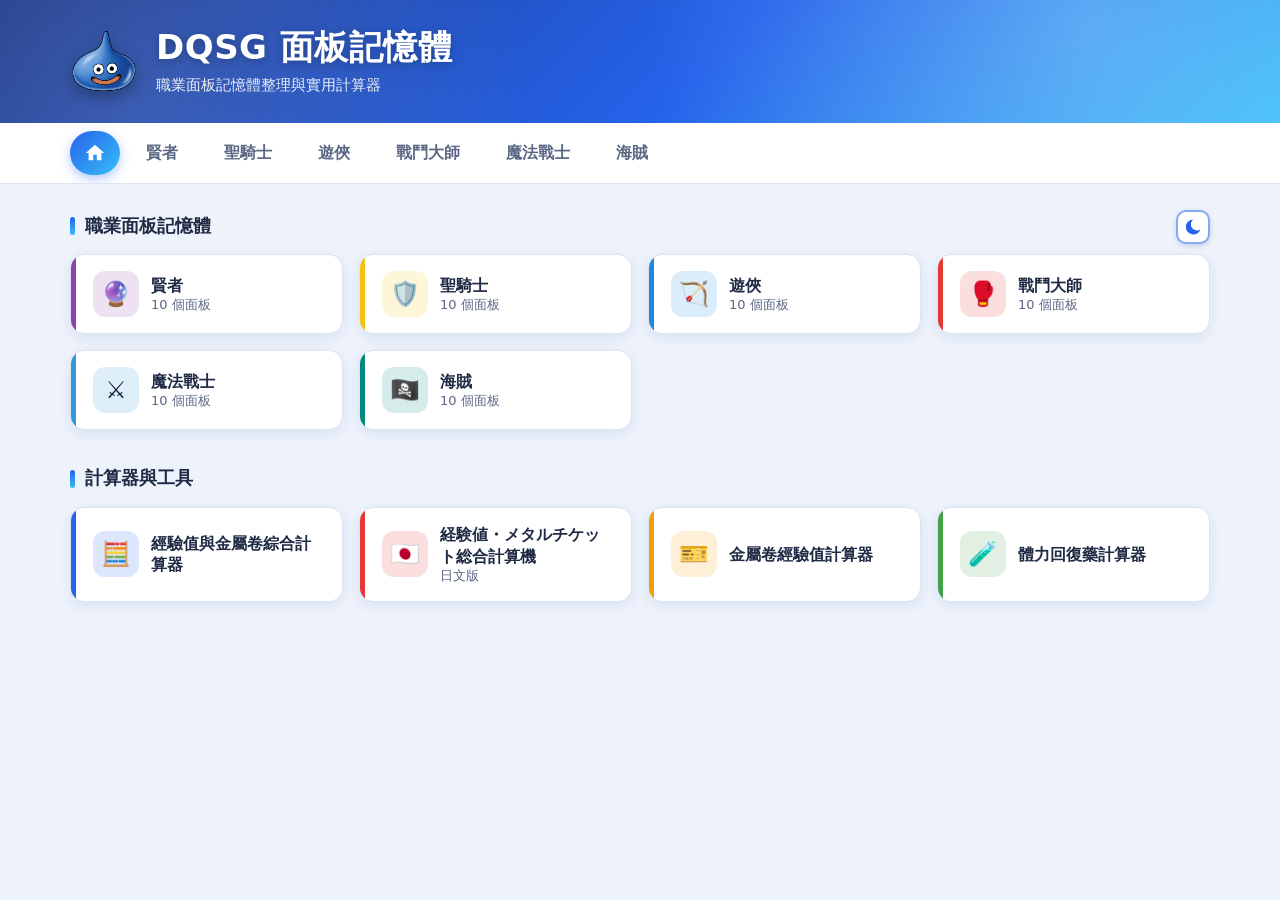
<file: index.html>
<!DOCTYPE html>
<html lang="zh-TW">

<head>
<meta charset="UTF-8">
<meta name="viewport" content="width=device-width, initial-scale=1.0, viewport-fit=cover">
<meta name="theme-color" content="#2563eb">
<title>DQSG 面板記憶體</title>
<link rel="icon" href="favicon.ico" sizes="any">
<link rel="stylesheet" href="style.css">
<script>
// 在畫面繪製前就決定主題,避免深色使用者看到淺色閃一下
(function () {
	var theme;
	try { theme = localStorage.getItem("dqsg-theme"); } catch (error) { /* 無法讀取就用系統設定 */ }
	if (theme !== "light" && theme !== "dark") {
		theme = window.matchMedia && matchMedia("(prefers-color-scheme: dark)").matches ? "dark" : "light";
	}
	document.documentElement.dataset.theme = theme;
})();
</script>
</head>

<body>

<header class="hero">
	<div class="wrap">
		<img class="hero-logo" src="favicon.ico" alt="">
		<div>
			<h1 id="page-title">DQSG 面板記憶體</h1>
			<p id="page-sub">職業面板記憶體整理與實用計算器</p>
		</div>
	</div>
</header>

<!-- 頁面導覽 -->
<nav class="page-nav"><div class="tabs" id="nav"></div></nav>

<main class="wrap">
	<!-- 深色模式切換(只在首頁顯示,位於右上角) -->
	<button class="theme-toggle" id="theme-toggle" type="button" aria-label="切換深色模式">
		<svg class="icon-moon" viewBox="0 0 24 24" width="20" height="20" aria-hidden="true">
			<path fill="currentColor" d="M12.3 3a9 9 0 1 0 8.7 11.6 7 7 0 0 1-8.7-11.6z"/>
		</svg>
		<svg class="icon-sun" viewBox="0 0 24 24" width="20" height="20" aria-hidden="true">
			<circle cx="12" cy="12" r="4.5" fill="currentColor"/>
			<path stroke="currentColor" stroke-width="2" stroke-linecap="round" d="M12 2.5v2.5M12 19v2.5M2.5 12H5M19 12h2.5M5.3 5.3l1.8 1.8M16.9 16.9l1.8 1.8M5.3 18.7l1.8-1.8M16.9 7.1l1.8-1.8"/>
		</svg>
	</button>

	<!-- 首頁 -->
	<div id="home" hidden>
		<section class="home-section">
			<h3>職業面板記憶體</h3>
			<div class="card-grid" id="class-cards"></div>
		</section>
		<section class="home-section">
			<h3>計算器與工具</h3>
			<div class="card-grid" id="tool-cards"></div>
		</section>
	</div>

	<!-- 職業面板 -->
	<div class="panel-grid" id="panel-view" hidden></div>

	<p class="load-error" id="error" hidden></p>
</main>

<!-- 面板快速跳轉數字列 -->
<nav class="panel-rail" id="panel-rail" aria-label="面板快速跳轉" hidden></nav>

<script>
const DATA_URL = "data/panels.json";
const SITE_TITLE = "DQSG 面板記憶體";
const SITE_SUB = "職業面板記憶體整理與實用計算器";

// 職業外觀(圖示與主題色),以 data 內的職業 id 對應
const CLASS_STYLE = {
	sage: { icon: "🔮", accent: "#8e44ad" },
	paladin: { icon: "🛡️", accent: "#f1c40f" },
	ranger: { icon: "🏹", accent: "#1e88e5" },
	battlemaster: { icon: "🥊", accent: "#e53935" },
	magicalwarrior: { icon: "⚔️", accent: "#3498db" },
    pirate: { icon: "🏴‍☠️", accent: "#00897b" },
};

const TOOLS = [
	{ icon: "🧮", name: "經驗值與金屬卷綜合計算器", href: "DQSG 經驗值與金屬卷綜合計算器.html", accent: "#2563eb" },
	{ icon: "🇯🇵", name: "経験値・メタルチケット総合計算機", note: "日文版", href: "DQSG_経験値・メタルチケット総合計算機.html", accent: "#e53935" },
	{ icon: "🎫", name: "金屬卷經驗值計算器", href: "金屬卷經驗值計算器.html", accent: "#f59e0b" },
	{ icon: "🧪", name: "體力回復藥計算器", href: "體力回復藥計算器.html", accent: "#43a047" },
];

const els = {
	title: document.getElementById("page-title"),
	sub: document.getElementById("page-sub"),
	nav: document.getElementById("nav"),
	home: document.getElementById("home"),
	classCards: document.getElementById("class-cards"),
	toolCards: document.getElementById("tool-cards"),
	panelView: document.getElementById("panel-view"),
	error: document.getElementById("error"),
	rail: document.getElementById("panel-rail"),
	themeToggle: document.getElementById("theme-toggle"),
};

let data = null;

setupThemeToggle();

function el(tag, options = {}, children = []) {
	const node = document.createElement(tag);
	if (options.className) node.className = options.className;
	if (options.id) node.id = options.id;
	if (options.text !== undefined) node.textContent = options.text;
	if (options.href !== undefined) node.href = options.href;
	if (options.src !== undefined) node.src = options.src;
	if (options.alt !== undefined) node.alt = options.alt;
	if (options.loading) node.loading = options.loading;
	if (options.accent) node.style.setProperty("--accent", options.accent);
	if (options.newTab) node.target = "_blank";
	children.forEach((child) => node.appendChild(child));
	return node;
}

function listOf(className, items) {
	return el("ul", { className }, items.map((text) => el("li", { text })));
}

function classStyle(cls) {
	return CLASS_STYLE[cls.id] ?? { icon: "⚔️", accent: "#2563eb" };
}

function card({ icon, name, note, href, accent, newTab }) {
	return el("a", { href, accent, newTab }, [
		el("span", { className: "card-icon", text: icon }),
		el("span", { className: "card-text" }, [
			el("span", { text: name }),
			...(note ? [el("small", { text: note })] : []),
		]),
	]);
}

// 首頁頁籤只顯示房子圖示(用 currentColor,顏色會跟著頁籤狀態變化)
function homeLink(isActive) {
	const svg = document.createElementNS("http://www.w3.org/2000/svg", "svg");
	svg.setAttribute("viewBox", "0 0 24 24");
	svg.setAttribute("width", "22");
	svg.setAttribute("height", "22");
	svg.setAttribute("aria-hidden", "true");
	const path = document.createElementNS("http://www.w3.org/2000/svg", "path");
	path.setAttribute("d", "M10 20v-6h4v6h5v-8h3L12 3 2 12h3v8z");
	path.setAttribute("fill", "currentColor");
	svg.appendChild(path);

	const link = el("a", { href: "#", className: "nav-home" + (isActive ? " active" : "") }, [svg]);
	link.setAttribute("aria-label", "首頁");
	return link;
}

function renderNav(activeId) {
	const links = [homeLink(!activeId)];
	data.classes.forEach((cls) => {
		links.push(el("a", {
			href: "#" + cls.id,
			text: cls.name,
			className: cls.id === activeId ? "active" : "",
		}));
	});
	els.nav.replaceChildren(...links);

	// 手機上分頁列會橫向捲動,把目前的頁籤置中顯示
	const active = els.nav.querySelector("a.active");
	if (active) {
		els.nav.scrollLeft = active.offsetLeft - (els.nav.clientWidth - active.offsetWidth) / 2;
	}
}

function renderHome() {
	els.classCards.replaceChildren(...data.classes.map((cls) => {
		const style = classStyle(cls);
		return card({
			icon: style.icon,
			name: cls.name,
			note: cls.panels.length + " 個面板",
			href: "#" + cls.id,
			accent: style.accent,
		});
	}));
	els.toolCards.replaceChildren(...TOOLS.map((tool) =>
		card({ ...tool, href: encodeURI(tool.href), newTab: true })));
}

// 依 COST 由小到大排序(同 COST 維持資料原順序)
function sortByCost(memories) {
	return [...memories].sort((a, b) => a.cost - b.cost);
}

function renderPanelCard(panel, index) {
	const colorLabel = data.colors[panel.color] ?? panel.color;
	return el("article", { id: "panel-" + (index + 1), className: "panel-card c-" + panel.color }, [
		el("div", { className: "panel-head" }, [
			el("span", { className: "panel-name", text: panel.name }),
			el("span", { className: "color-badge", text: colorLabel }),
		]),
		el("div", { className: "panel-body" }, [
			el("p", { className: "label", text: "效果" }),
			listOf("chips", panel.effects),
			el("p", { className: "label", text: "條件" }),
			listOf("conds", panel.conditions),
			el("p", { className: "label", text: "可用記憶體" }),
			el("div", { className: "memory-list" },
				sortByCost(panel.memories).map((memory) =>
					el("img", { src: memory.image, alt: "COST " + memory.cost, loading: "lazy" }))),
		]),
	]);
}

// ---------- 側邊面板數字列(跟隨畫面,點擊跳轉) ----------
const FOCUS_LINE = 0.35; // 視窗高度的 35% 處視為「目前正在看的位置」

// 剛點擊數字跳轉的紀錄:頁面捲到底時,後面的面板可能無法貼齊頂端,
// 此時高亮要以使用者點的號碼為準,直到使用者自己再捲動為止
let jumpPin = null;

function buildRail(panels) {
	jumpPin = null;
	els.rail.replaceChildren(...panels.map((panel, index) => {
		const button = el("button", { className: "rail-btn c-" + panel.color, text: String(index + 1) });
		button.type = "button";
		button.setAttribute("aria-label", "跳到" + panel.name);
		button.addEventListener("click", () => {
			document.getElementById("panel-" + (index + 1))?.scrollIntoView({ block: "start" });
			jumpPin = { index, scrollY: window.scrollY };
			updateRailActive();
		});
		return button;
	}));
}

function updateRailActive() {
	if (els.rail.hidden) return;
	const cards = [...els.panelView.querySelectorAll(".panel-card")];
	if (cards.length === 0) return;

	let activeIndex = 0;
	if (jumpPin && Math.abs(window.scrollY - jumpPin.scrollY) < 2) {
		activeIndex = jumpPin.index;
	} else {
		jumpPin = null;
		const atBottom = window.innerHeight + window.scrollY >= document.documentElement.scrollHeight - 2;
		if (atBottom) {
			activeIndex = cards.length - 1;
		} else {
			const line = window.innerHeight * FOCUS_LINE;
			cards.forEach((card, index) => {
				if (card.getBoundingClientRect().top <= line) activeIndex = index;
			});
		}
	}
	[...els.rail.children].forEach((button, index) => {
		const isActive = index === activeIndex;
		button.classList.toggle("active", isActive);
		if (isActive) button.setAttribute("aria-current", "true");
		else button.removeAttribute("aria-current");
	});
}

// 最後幾張面板比較短時,頁面會因為捲到底而無法讓它們貼齊畫面頂端。
// 在面板清單底部動態補上剛好夠用的空白,讓點任何一個號碼,該面板都能出現在畫面上方。
const PANEL_TOP_OFFSET = 12; // 需與 style.css 的 .panel-card scroll-margin-top 一致

function updateBottomSpace() {
	if (els.panelView.hidden) return;
	const cards = els.panelView.querySelectorAll(".panel-card");
	const last = cards[cards.length - 1];
	if (!last) return;
	const mainPadding = parseFloat(getComputedStyle(els.panelView.parentElement).paddingBottom) || 0;
	const needed = Math.max(0, window.innerHeight - last.offsetHeight - PANEL_TOP_OFFSET - mainPadding);
	els.panelView.style.paddingBottom = Math.ceil(needed) + "px";
}

function onViewportChange() {
	updateBottomSpace();
	updateRailActive();
}

window.addEventListener("scroll", updateRailActive, { passive: true });
window.addEventListener("resize", onViewportChange);
window.addEventListener("load", onViewportChange);

function route() {
	const id = decodeURIComponent(location.hash.slice(1));
	const cls = data.classes.find((c) => c.id === id);

	renderNav(cls ? cls.id : null);
	els.home.hidden = Boolean(cls);
	els.panelView.hidden = !cls;
	els.rail.hidden = !cls;
	els.themeToggle.hidden = Boolean(cls); // 深色模式按鈕只放在首頁
	window.scrollTo({ top: 0 });

	if (!cls) {
		els.title.textContent = SITE_TITLE;
		els.sub.textContent = SITE_SUB;
		document.title = SITE_TITLE;
		return;
	}
	els.title.textContent = cls.name + "－面板記憶體";
	els.sub.textContent = "共 " + cls.panels.length + " 個記憶體面板";
	document.title = cls.name + " - 面板記憶體";
	els.panelView.replaceChildren(...cls.panels.map(renderPanelCard));
	updateBottomSpace();
	buildRail(cls.panels);
	updateRailActive();
}

// ---------- 深色 / 淺色模式切換 ----------
function setupThemeToggle() {
	const button = document.getElementById("theme-toggle");
	const root = document.documentElement;

	function syncLabel() {
		button.setAttribute("aria-label", root.dataset.theme === "dark" ? "切換為淺色模式" : "切換為深色模式");
	}

	button.addEventListener("click", () => {
		const next = root.dataset.theme === "dark" ? "light" : "dark";
		root.dataset.theme = next;
		try { localStorage.setItem("dqsg-theme", next); } catch (error) { /* 無痕模式等情況:本次有效即可 */ }
		syncLabel();
	});
	syncLabel();
}

// ---------- 手機左右滑動切換頁面 ----------
const SWIPE_MIN_DISTANCE = 60;   // 水平位移至少 60px 才算滑動
const SWIPE_MAX_SLOPE = 0.6;     // 垂直位移不可超過水平位移的 60%,避免與上下捲動混淆
const SWIPE_EDGE_GUARD = 24;     // 從螢幕邊緣開始的滑動留給瀏覽器的「上一頁」手勢

function pageIds() {
	return ["", ...data.classes.map((cls) => cls.id)];
}

function goToAdjacentPage(step) {
	const ids = pageIds();
	const current = Math.max(0, ids.indexOf(decodeURIComponent(location.hash.slice(1))));
	const target = current + step;
	if (target < 0 || target >= ids.length) return;
	location.hash = ids[target];
}

function setupSwipe() {
	let start = null;

	document.addEventListener("touchstart", (event) => {
		const touch = event.touches[0];
		const onScroller = event.target.closest("#nav, #panel-rail");
		const onEdge = touch.clientX < SWIPE_EDGE_GUARD || touch.clientX > window.innerWidth - SWIPE_EDGE_GUARD;
		start = event.touches.length === 1 && !onScroller && !onEdge
			? { x: touch.clientX, y: touch.clientY }
			: null;
	}, { passive: true });

	document.addEventListener("touchend", (event) => {
		if (!start) return;
		const touch = event.changedTouches[0];
		const dx = touch.clientX - start.x;
		const dy = touch.clientY - start.y;
		start = null;
		if (Math.abs(dx) < SWIPE_MIN_DISTANCE || Math.abs(dy) > Math.abs(dx) * SWIPE_MAX_SLOPE) return;
		goToAdjacentPage(dx < 0 ? 1 : -1); // 向左滑 → 下一頁,向右滑 → 上一頁
	}, { passive: true });

	document.addEventListener("touchcancel", () => { start = null; }, { passive: true });
}

async function init() {
	try {
		const response = await fetch(DATA_URL);
		if (!response.ok) throw new Error("HTTP " + response.status);
		data = await response.json();
	} catch (error) {
		els.error.textContent = "無法載入資料(" + error.message + ")。請透過網頁伺服器開啟(例如 GitHub Pages 或 npx serve),直接雙擊檔案無法讀取 JSON。";
		els.error.hidden = false;
		return;
	}
	renderHome();
	window.addEventListener("hashchange", route);
	route();
	setupSwipe();
}

init();
</script>

</body>

</html>
</file>
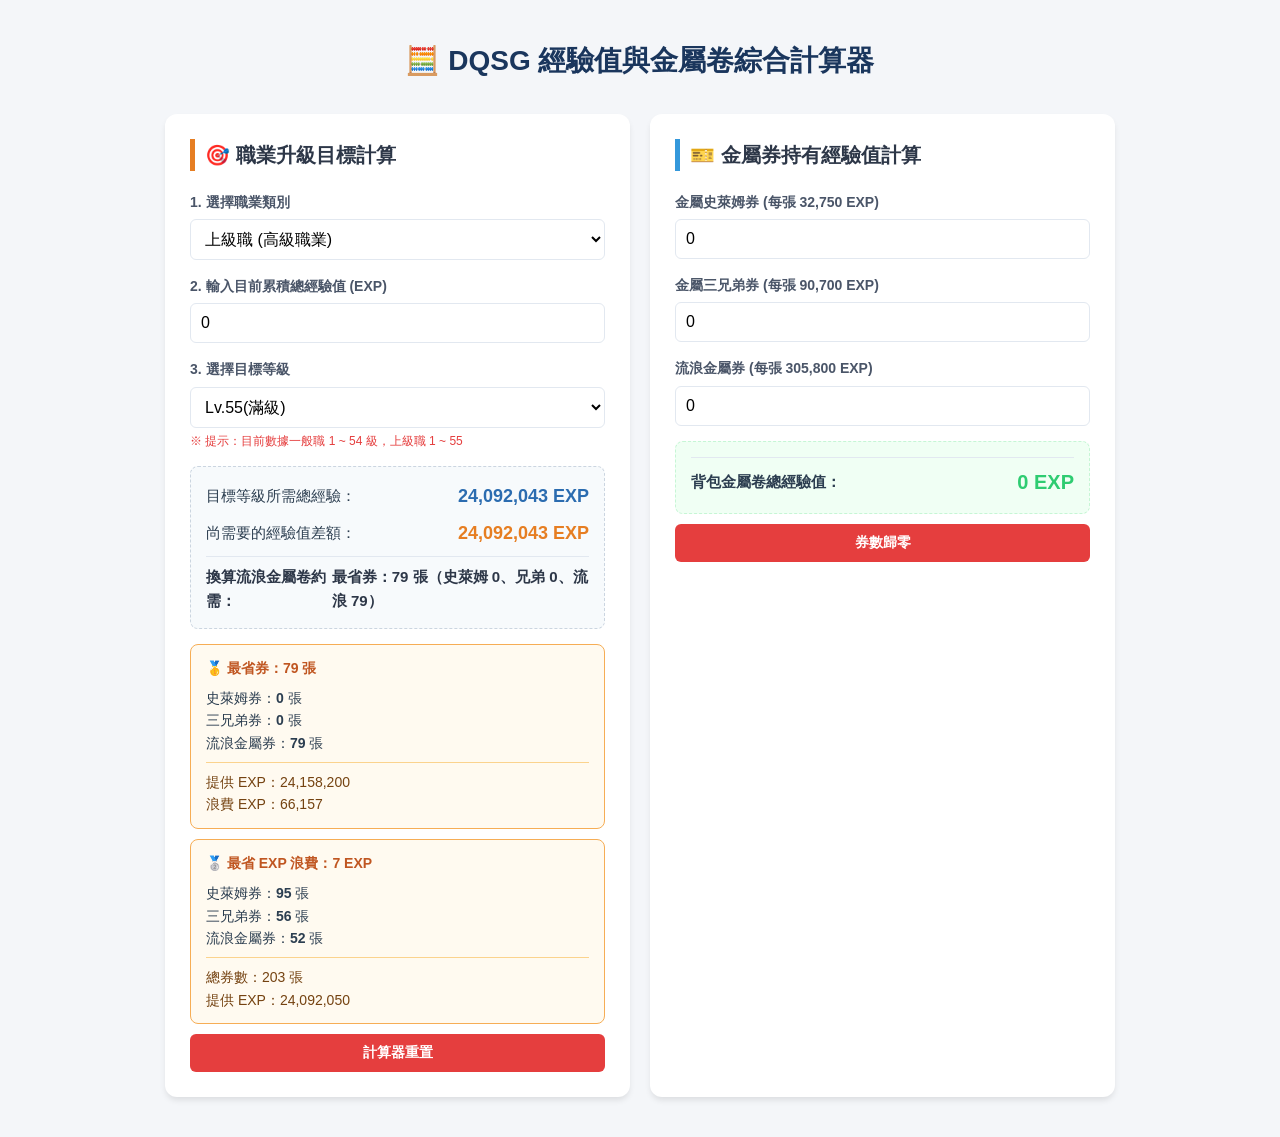
<file: DQSG 經驗值與金屬卷綜合計算器.html>
<!DOCTYPE html>
<html lang="zh-TW">
<head>
    <meta charset="UTF-8">
    <meta name="viewport" content="width=device-width, initial-scale=1.0">
    <title>DQSG 經驗值與金屬卷綜合計算器</title><link rel="icon" href="favicon.ico" sizes="any">
    <style>
        :root {
            --bg-color: #f4f6f9;
            --card-bg: #ffffff;
            --text-main: #2c3e50;
            --primary: #3498db;
            --primary-dark: #2980b9;
            --advanced: #e67e22;
            --advanced-dark: #d35400;
            --border-color: #e2e8f0;
            --success: #2ecc71;
        }

        body {
            font-family: -apple-system, BlinkMacSystemFont, "Segoe UI", Roboto, "Helvetica Neue", Arial, sans-serif;
            background-color: var(--bg-color);
            color: var(--text-main);
            margin: 0;
            padding: 20px;
            line-height: 1.6;
        }

        .container {
            max-width: 950px;
            margin: 0 auto;
        }

        header {
            text-align: center;
            margin-bottom: 30px;
        }

        h1 {
            color: #1a365d;
            margin-bottom: 5px;
            font-size: 28px;
        }

        .subtitle {
            color: #718096;
            font-size: 14px;
        }

        .grid {
            display: grid;
            grid-template-columns: 1fr 1fr;
            gap: 20px;
        }

        @media (max-width: 850px) {
            .grid {
                grid-template-columns: 1fr;
            }
        }

        .card {
            background: var(--card-bg);
            border-radius: 12px;
            box-shadow: 0 4px 6px -1px rgba(0, 0, 0, 0.1);
            padding: 25px;
            margin-bottom: 20px;
            box-sizing: border-box;
        }

        .card-full {
            grid-column: 1 / -1;
        }

        h2 {
            font-size: 20px;
            border-left: 5px solid var(--primary);
            padding-left: 10px;
            margin-top: 0;
            color: #2d3748;
            margin-bottom: 20px;
        }

        .card-advanced-header h2 {
            border-left-color: var(--advanced);
        }

        /* 表單元素 */
        .form-group {
            margin-bottom: 15px;
        }

        label {
            display: block;
            margin-bottom: 6px;
            font-weight: 600;
            color: #4a5568;
            font-size: 14px;
        }

        input[type="number"], select {
            width: 100%;
            padding: 10px;
            border: 1px solid var(--border-color);
            border-radius: 6px;
            font-size: 16px;
            box-sizing: border-box;
            background-color: #fff;
        }

        input[type="number"]:focus, select:focus {
            outline: none;
            border-color: var(--primary);
            box-shadow: 0 0 0 3px rgba(66, 153, 225, 0.5);
        }

        .note-text {
            font-size: 12px;
            color: #e53e3e;
            margin-top: 4px;
            display: none;
        }

        /* 按鈕 */
        .btn-reset {
            background-color: #e53e3e;
            color: white;
            border: none;
            padding: 10px 15px;
            border-radius: 6px;
            cursor: pointer;
            font-weight: bold;
            font-size: 14px;
            width: 100%;
            margin-top: 10px;
            transition: background 0.2s;
        }

        .btn-reset:hover {
            background-color: #c53030;
        }

        /* 顯示區塊 */
        .result-box {
            background-color: #f7fafc;
            border-radius: 8px;
            padding: 15px;
            margin-top: 15px;
            border: 1px dashed #cbd5e0;
        }

        .result-item {
            display: flex;
            justify-content: space-between;
            align-items: center;
            margin-bottom: 8px;
            font-size: 15px;
        }

        .result-item:last-child {
            margin-bottom: 0;
            padding-top: 8px;
            border-top: 1px solid #e2e8f0;
        }

        .val-highlight {
            font-size: 18px;
            font-weight: bold;
            color: #2b6cb0;
        }

        .val-alert {
            color: #e67e22;
        }

        /* 最佳金屬券方案 */
        #ticketRecommendation {
            margin-top: 15px;
        }

        .ticket-plan {
            background: #fffaf0;
            border: 1px solid #f6ad55;
            border-radius: 8px;
            padding: 12px 15px;
            margin-top: 10px;
            font-size: 14px;
        }

        .ticket-plan-title {
            font-weight: bold;
            color: #c05621;
            margin-bottom: 8px;
        }

        .ticket-plan-detail {
            margin-top: 8px;
            padding-top: 8px;
            border-top: 1px solid #fbd38d;
            color: #744210;
        }

        .success-plan {
            background: #f0fff4;
            border-color: #9ae6b4;
            color: #276749;
        }

        .success-plan .ticket-plan-title {
            color: #276749;
        }

        /* 表格樣式 */
        .table-responsive {
            overflow-x: auto;
        }

        table {
            width: 100%;
            border-collapse: collapse;
            text-align: left;
        }

        th {
            background-color: #f7fafc;
            color: #4a5568;
            font-weight: 600;
            padding: 10px 12px;
            border-bottom: 2px solid var(--border-color);
            font-size: 14px;
        }

        td {
            padding: 10px 12px;
            border-bottom: 1px solid var(--border-color);
            font-size: 14px;
        }

        tr:hover {
            background-color: #f8fafc;
        }

        .badge {
            display: inline-block;
            padding: 2px 6px;
            border-radius: 4px;
            font-size: 11px;
            font-weight: bold;
            color: #fff;
        }
        .badge-basic { background-color: var(--primary); }
        .badge-adv { background-color: var(--advanced); }
    </style>
	
	<script language="JavaScript">
// ========================================
// EXP 資料庫
// ========================================

const expDatabase = {
    basic: {},
    advanced: {}
};


// ========================================
// 上級職累積經驗值
// 1 ~ 55 級
// ========================================

const advancedExp = [
    0,        // Lv.1
    14,       // Lv.2
    51,       // Lv.3
    139,      // Lv.4
    291,      // Lv.5
    563,      // Lv.6
    883,      // Lv.7
    1363,     // Lv.8
    2003,     // Lv.9
    2803,     // Lv.10
    4883,     // Lv.11
    8563,     // Lv.12
    14163,    // Lv.13
    22003,    // Lv.14
    32403,    // Lv.15
    46003,    // Lv.16
    63443,    // Lv.17
    85363,    // Lv.18
    112403,   // Lv.19
    145203,   // Lv.20
    184403,   // Lv.21
    230803,   // Lv.22
    285203,   // Lv.23
    348403,   // Lv.24
    421203,   // Lv.25
    504403,   // Lv.26
    598803,   // Lv.27
    705203,   // Lv.28
    824403,   // Lv.29
    957203,   // Lv.30
    1122003,  // Lv.31
    1319603,  // Lv.32
    1550803,  // Lv.33
    1816403,  // Lv.34
    2117203,  // Lv.35
    2454003,  // Lv.36
    2827603,  // Lv.37
    3238803,  // Lv.38
    3688403,  // Lv.39
    4186003,  // Lv.40
    4732403,  // Lv.41
    5328403,  // Lv.42
    5974803,  // Lv.43
    6672403,  // Lv.44
    7422003,  // Lv.45
    8224403,  // Lv.46
	9080403,  // Lv.47
	9990803,  // Lv.48
	10956403, // Lv.49
	11978003, // Lv.50
	13774704, // Lv.51
	15840909, // Lv.52
	18217046, // Lv.53
	20949602, // Lv.54
	24092043, // Lv.55
];


// ========================================
// 一般職累積經驗值
// 1 ~ 54 級
// ========================================

const basicExp = [
    0,        // Lv.1
    9,        // Lv.2
    32,       // Lv.3
    87,       // Lv.4
    182,      // Lv.5
    352,      // Lv.6
    552,      // Lv.7
    852,      // Lv.8
    1252,     // Lv.9
    1752,     // Lv.10
    3052,     // Lv.11
    5352,     // Lv.12
    8852,     // Lv.13
    13742,    // Lv.14
    20252,    // Lv.15
    28752,    // Lv.16
    39652,    // Lv.17
    53352,    // Lv.18
    70252,    // Lv.19
    90752,    // Lv.20
    115252,   // Lv.21
    144252,   // Lv.22
    178252,   // Lv.23
    217752,   // Lv.24
    263252,   // Lv.25
    315252,   // Lv.26
    374252,   // Lv.27
    440752,   // Lv.28
    515252,   // Lv.29
    598252,   // Lv.30
    701252,   // Lv.31
    824752,   // Lv.32
    969252,   // Lv.33
    1135252,  // Lv.34
    1323252,  // Lv.35
    1533752,  // Lv.36
    1767252,  // Lv.37
    2023572,  // Lv.38
    2305253,  // Lv.39
    2616252,  // Lv.40
    2957752,  // Lv.41
    3330252,  // Lv.42
    3734252,  // Lv.43
    4170252,  // Lv.44
    4638752,  // Lv.45
    5140252,  // Lv.46
    5675252,  // Lv.47
    6244252,  // Lv.48
    6847752,  // Lv.49
    7486252,  // Lv.50
	8524752,  // Lv.51
	10063252,  // Lv.52
	12201752,  // Lv.53
	15040252,  // Lv.54
];


// ========================================
// 將陣列轉換成
// expDatabase.basic[level]
// expDatabase.advanced[level]
// 的格式
// ========================================

basicExp.forEach((exp, index) => {
    const level = index + 1;
    expDatabase.basic[level] = exp;
});

advancedExp.forEach((exp, index) => {
    const level = index + 1;
    expDatabase.advanced[level] = exp;
});


// ========================================
// 動態渲染目標等級下拉選單
// ========================================

function renderLevelOptions() {

    const jobType =
        document.getElementById('jobType').value;

    const targetLevelSelect =
        document.getElementById('targetLevel');

    const limitNote =
        document.getElementById('limitNote');

    // 記錄目前選中的值
    const currentValue =
        targetLevelSelect.value;

    // 清空現有選項
    targetLevelSelect.innerHTML = '';

    // 一般職最多 54 級
    // 上級職最多 55 級
    const maxLevel =
        jobType === 'basic' ? 54 : 55;

    // 建立等級選項
    for (let i = 1; i <= maxLevel; i++) {

        const option =
            document.createElement('option');

        option.value = i;

        option.text = `Lv.${i}`;

        // 滿級
        if (i === 55) {
            option.text += '(滿級)';
        }

        targetLevelSelect.appendChild(option);
    }

    // 恢復原本選取的等級
    if (
        currentValue &&
        Number(currentValue) <= maxLevel
    ) {

        targetLevelSelect.value = currentValue;

    } else {

        // 上級職預設 Lv.55
        // 一般職預設 Lv.54
        targetLevelSelect.value =
            maxLevel === 55 ? 55 : 54;
    }

    // 顯示 / 隱藏上級職提示
    limitNote.style.display =
        jobType === 'advanced'
            ? 'block'
            : 'none';
}


// ========================================
// 職業變更
// ========================================

function handleJobChange() {

    renderLevelOptions();

    calculateUpgrade();
}


// ========================================
// 計算最佳金屬券組合
// ========================================

function calculateBestTicketCombination(targetExp) {

    const emptyResult = {
        slime: 0,
        brothers: 0,
        vagrant: 0,
        totalTickets: 0,
        totalExp: 0,
        wasteExp: 0
    };

    if (targetExp <= 0) {
        return {
            minTickets: { ...emptyResult },
            minWaste: { ...emptyResult }
        };
    }


    const slimeExp = 32750;
    const brothersExp = 90700;
    const vagrantExp = 305800;

    let minTicketsResult = null;
    let minWasteResult = null;


    // 搜尋所有合理的流浪券 + 三兄弟券組合，
    // 剩餘 EXP 再用最少的史萊姆券補足。
    const maxVagrant = Math.ceil(targetExp / vagrantExp);

    for (let vagrant = 0; vagrant <= maxVagrant; vagrant++) {

        const maxBrothers = Math.ceil(targetExp / brothersExp);

        for (let brothers = 0; brothers <= maxBrothers; brothers++) {

            const currentExp =
                vagrant * vagrantExp +
                brothers * brothersExp;

            const remainingExp =
                targetExp - currentExp;

            const slime =
                remainingExp > 0
                    ? Math.ceil(remainingExp / slimeExp)
                    : 0;

            const totalExp =
                currentExp + slime * slimeExp;

            const wasteExp =
                totalExp - targetExp;

            const totalTickets =
                slime + brothers + vagrant;

            const result = {
                slime,
                brothers,
                vagrant,
                totalTickets,
                totalExp,
                wasteExp
            };


            // 最省券：總張數最少；同張數時取浪費 EXP 較少
            if (
                minTicketsResult === null ||
                totalTickets < minTicketsResult.totalTickets ||
                (
                    totalTickets === minTicketsResult.totalTickets &&
                    wasteExp < minTicketsResult.wasteExp
                )
            ) {
                minTicketsResult = result;
            }


            // 最省 EXP 浪費：浪費最少；同浪費時取券數較少
            if (
                minWasteResult === null ||
                wasteExp < minWasteResult.wasteExp ||
                (
                    wasteExp === minWasteResult.wasteExp &&
                    totalTickets < minWasteResult.totalTickets
                )
            ) {
                minWasteResult = result;
            }
        }
    }

    return {
        minTickets: minTicketsResult,
        minWaste: minWasteResult
    };
}


// ========================================
// 顯示最佳金屬券方案
// ========================================

function updateTicketRecommendation(best, expGap) {

    const container =
        document.getElementById('ticketRecommendation');

    if (!container) {
        return;
    }


    if (expGap <= 0) {

        container.innerHTML = `
            <div class="ticket-plan success-plan">
                <div class="ticket-plan-title">✓ 已達標</div>
                <div>不需要使用任何金屬券</div>
            </div>
        `;

        return;
    }


    const minTickets = best.minTickets;
    const minWaste = best.minWaste;


    container.innerHTML = `
        <div class="ticket-plan">
            <div class="ticket-plan-title">
                🥇 最省券：${minTickets.totalTickets} 張
            </div>

            <div>史萊姆券：<strong>${minTickets.slime}</strong> 張</div>
            <div>三兄弟券：<strong>${minTickets.brothers}</strong> 張</div>
            <div>流浪金屬券：<strong>${minTickets.vagrant}</strong> 張</div>

            <div class="ticket-plan-detail">
                提供 EXP：${minTickets.totalExp.toLocaleString()}<br>
                浪費 EXP：${minTickets.wasteExp.toLocaleString()}
            </div>
        </div>

        <div class="ticket-plan">
            <div class="ticket-plan-title">
                🥈 最省 EXP 浪費：${minWaste.wasteExp.toLocaleString()} EXP
            </div>

            <div>史萊姆券：<strong>${minWaste.slime}</strong> 張</div>
            <div>三兄弟券：<strong>${minWaste.brothers}</strong> 張</div>
            <div>流浪金屬券：<strong>${minWaste.vagrant}</strong> 張</div>

            <div class="ticket-plan-detail">
                總券數：${minWaste.totalTickets} 張<br>
                提供 EXP：${minWaste.totalExp.toLocaleString()}
            </div>
        </div>
    `;
}


// ========================================
// 左側：升級目標計算
// ========================================

function calculateUpgrade() {

    const jobType =
        document.getElementById('jobType').value;

    const currentExp =
        parseInt(
            document.getElementById('currentExp').value
        ) || 0;

    const targetLevel =
        parseInt(
            document.getElementById('targetLevel').value
        ) || 1;

    // 從「實際累積經驗值資料庫」
    // 取得目標等級所需的總 EXP
    const targetExp =
        expDatabase[jobType][targetLevel] || 0;

    // 計算還需要多少 EXP
    let expGap =
        targetExp - currentExp;

    // 已經超過目標經驗時，不顯示負數
    if (expGap < 0) {
        expGap = 0;
    }


    // ========================================
    // 計算三種金屬券的最佳組合
    // ========================================

    const best = calculateBestTicketCombination(expGap);


    // ========================================
    // 更新畫面
    // ========================================

    document.getElementById('targetExpDisplay').innerText =
        targetExp.toLocaleString() + ' EXP';

    document.getElementById('expGapDisplay').innerText =
        expGap.toLocaleString() + ' EXP';


    if (expGap > 0) {

        const r = best.minTickets;

        document.getElementById('suggestedTickets').innerText =
            `最省券：${r.totalTickets} 張（史萊姆 ${r.slime}、兄弟 ${r.brothers}、流浪 ${r.vagrant}）`;

    } else {

        document.getElementById('suggestedTickets').innerText =
            '已達標！無需消耗';
    }

    updateTicketRecommendation(best, expGap);
}


// ========================================
// 右側：金屬券持有量計算
// ========================================

function calculateTickets() {

    const tSlime =
        parseInt(
            document.getElementById('ticketSlime').value
        ) || 0;

    const tBrothers =
        parseInt(
            document.getElementById('ticketBrothers').value
        ) || 0;

    const tVagrant =
        parseInt(
            document.getElementById('ticketVagrant').value
        ) || 0;


    // 各種金屬券 EXP
    const slimeExp = 32750;
    const brothersExp = 90700;
    const vagrantExp = 305800;


    const total =
        (tSlime * slimeExp) +
        (tBrothers * brothersExp) +
        (tVagrant * vagrantExp);


    document.getElementById('totalTicketExp').innerText =
        total.toLocaleString() + ' EXP';
}


// ========================================
// 重置：升級計算器
// ========================================

function resetUpgradeCalc() {

    document.getElementById('currentExp').value = 0;

    document.getElementById('jobType').value = 'advanced';

    handleJobChange();
}


// ========================================
// 重置：金屬券計算器
// ========================================

function resetTicketCalc() {

    document.getElementById('ticketSlime').value = 0;

    document.getElementById('ticketBrothers').value = 0;

    document.getElementById('ticketVagrant').value = 0;

    calculateTickets();
}


// ========================================
// 初始化
// ========================================

window.onload = function () {

    renderLevelOptions();

    calculateUpgrade();

    calculateTickets();
};
	</script>
</head>
<body>

<div class="container">
    <header>
        <h1>🧮 DQSG 經驗值與金屬卷綜合計算器</h1>
    </header>

    <div class="grid">
        
        <!-- 左側：升級經驗值缺口計算器 -->
        <div class="card card-advanced-header">
            <h2>🎯 職業升級目標計算</h2>
            
            <div class="form-group">
                <label for="jobType">1. 選擇職業類別</label>
                <select id="jobType" onchange="handleJobChange()">
                    <option value="basic">一般職 (基本職)</option>
                    <option value="advanced" selected>上級職 (高級職業)</option>
                </select>
            </div>

            <div class="form-group">
                <label for="currentExp">2. 輸入目前累積總經驗值 (EXP)</label>
                <input type="number" id="currentExp" value="0" min="0" oninput="calculateUpgrade()">
            </div>

            <div class="form-group">
                <label for="targetLevel">3. 選擇目標等級</label>
                <select id="targetLevel" onchange="calculateUpgrade()">
                    <!-- 由 JavaScript 依職業類別自動生成等級選項 -->
                </select>
                <div id="limitNote" class="note-text">※ 提示：目前數據一般職 1 ~ 54 級，上級職 1 ~ 55</div>
            </div>

            <div class="result-box">
                <div class="result-item">
                    <span>目標等級所需總經驗：</span>
                    <span id="targetExpDisplay" class="val-highlight">0 EXP</span>
                </div>
                <div class="result-item">
                    <span>尚需要的經驗值差額：</span>
                    <span id="expGapDisplay" class="val-highlight val-alert">0 EXP</span>
                </div>
                <div class="result-item" style="font-weight: bold; color: #2d3748;">
                    <span>換算流浪金屬卷約需：</span>
                    <span id="suggestedTickets">0 張</span>
                </div>
            </div>

            <div id="ticketRecommendation"></div>

            <button class="btn-reset" onclick="resetUpgradeCalc()">計算器重置</button>
        </div>

        <!-- 右側：金屬卷累計計算器 (保留 GitHub 原始功能) -->
        <div class="card">
            <h2>🎫 金屬券持有經驗值計算</h2>
            
            <div class="form-group">
                <label for="ticketSlime">金屬史萊姆券 (每張 32,750 EXP)</label>
                <input type="number" id="ticketSlime" value="0" min="0" oninput="calculateTickets()">
            </div>

            <div class="form-group">
                <label for="ticketBrothers">金屬三兄弟券 (每張 90,700 EXP)</label>
                <input type="number" id="ticketBrothers" value="0" min="0" oninput="calculateTickets()">
            </div>

            <div class="form-group">
                <label for="ticketVagrant">流浪金屬券 (每張 305,800 EXP)</label>
                <input type="number" id="ticketVagrant" value="0" min="0" oninput="calculateTickets()">
            </div>

            <div class="result-box" style="background-color: #f0fff4; border-color: #c6f6d5;">
                <div class="result-item" style="font-weight: bold;">
                    <span>背包金屬卷總經驗值：</span>
                    <span id="totalTicketExp" style="color: var(--success); font-size: 20px;">0 EXP</span>
                </div>
            </div>
            <button class="btn-reset" onclick="resetTicketCalc()">券數歸零</button>
        </div>
	</div>
</div>

</body>
</file>
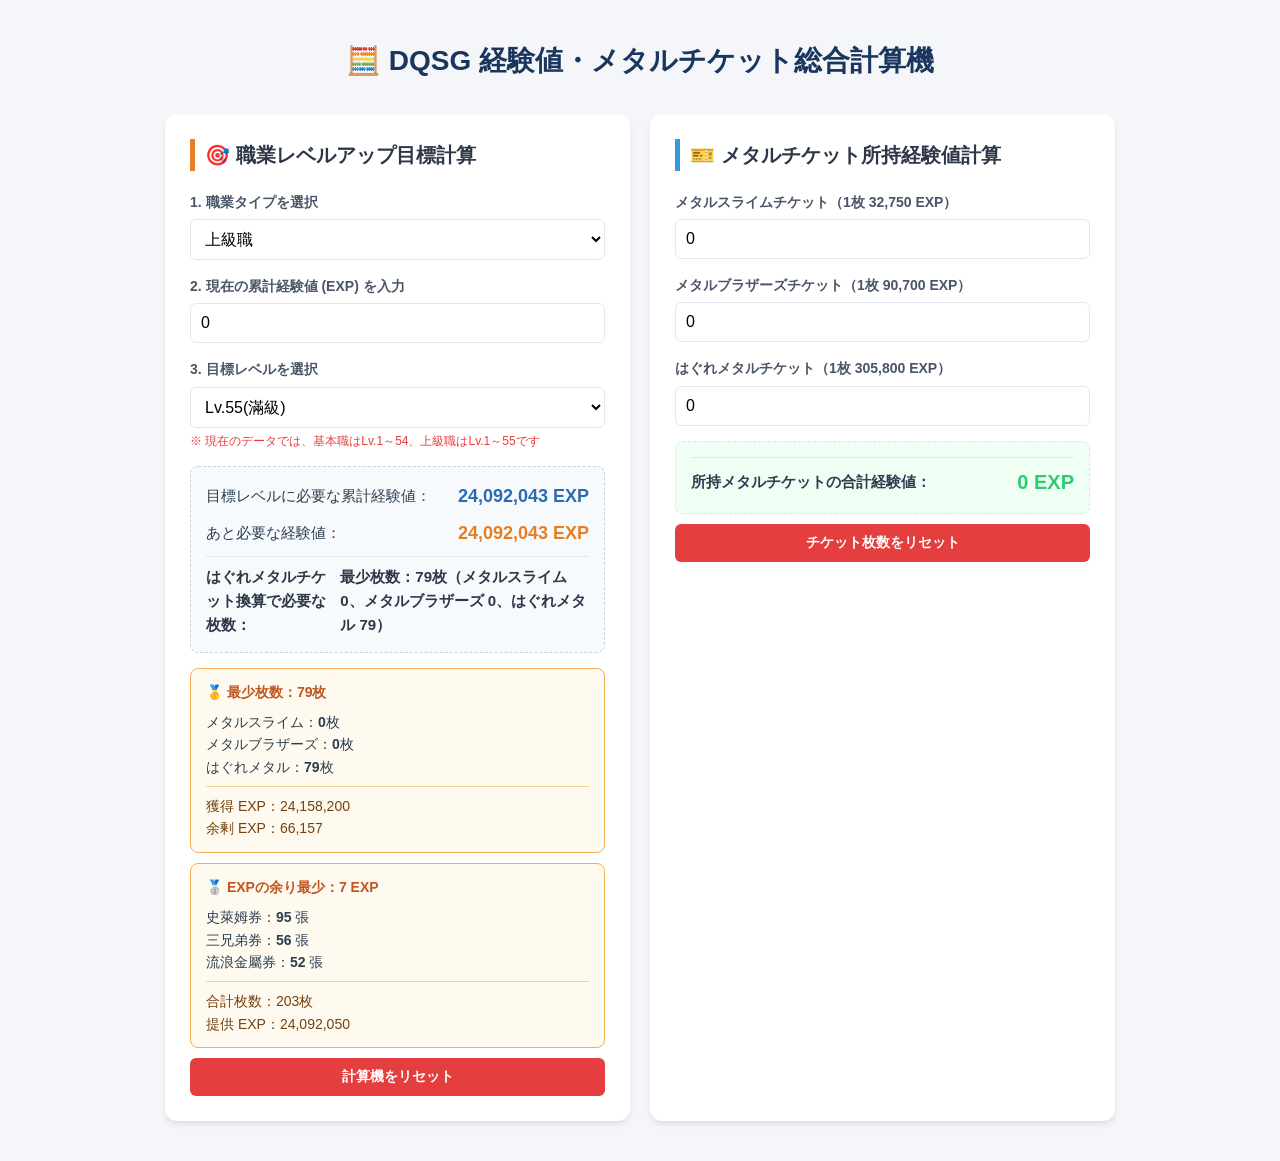
<file: DQSG_経験値・メタルチケット総合計算機.html>
<!DOCTYPE html>
<html lang="ja">
<head>
    <meta charset="UTF-8">
    <meta name="viewport" content="width=device-width, initial-scale=1.0">
    <title>DQSG 経験値・メタルチケット総合計算機</title><link rel="icon" href="favicon.ico" sizes="any">
    <style>
        :root {
            --bg-color: #f4f6f9;
            --card-bg: #ffffff;
            --text-main: #2c3e50;
            --primary: #3498db;
            --primary-dark: #2980b9;
            --advanced: #e67e22;
            --advanced-dark: #d35400;
            --border-color: #e2e8f0;
            --success: #2ecc71;
        }

        body {
            font-family: -apple-system, BlinkMacSystemFont, "Segoe UI", Roboto, "Helvetica Neue", Arial, sans-serif;
            background-color: var(--bg-color);
            color: var(--text-main);
            margin: 0;
            padding: 20px;
            line-height: 1.6;
        }

        .container {
            max-width: 950px;
            margin: 0 auto;
        }

        header {
            text-align: center;
            margin-bottom: 30px;
        }

        h1 {
            color: #1a365d;
            margin-bottom: 5px;
            font-size: 28px;
        }

        .subtitle {
            color: #718096;
            font-size: 14px;
        }

        .grid {
            display: grid;
            grid-template-columns: 1fr 1fr;
            gap: 20px;
        }

        @media (max-width: 850px) {
            .grid {
                grid-template-columns: 1fr;
            }
        }

        .card {
            background: var(--card-bg);
            border-radius: 12px;
            box-shadow: 0 4px 6px -1px rgba(0, 0, 0, 0.1);
            padding: 25px;
            margin-bottom: 20px;
            box-sizing: border-box;
        }

        .card-full {
            grid-column: 1 / -1;
        }

        h2 {
            font-size: 20px;
            border-left: 5px solid var(--primary);
            padding-left: 10px;
            margin-top: 0;
            color: #2d3748;
            margin-bottom: 20px;
        }

        .card-advanced-header h2 {
            border-left-color: var(--advanced);
        }

        /* 表單元素 */
        .form-group {
            margin-bottom: 15px;
        }

        label {
            display: block;
            margin-bottom: 6px;
            font-weight: 600;
            color: #4a5568;
            font-size: 14px;
        }

        input[type="number"], select {
            width: 100%;
            padding: 10px;
            border: 1px solid var(--border-color);
            border-radius: 6px;
            font-size: 16px;
            box-sizing: border-box;
            background-color: #fff;
        }

        input[type="number"]:focus, select:focus {
            outline: none;
            border-color: var(--primary);
            box-shadow: 0 0 0 3px rgba(66, 153, 225, 0.5);
        }

        .note-text {
            font-size: 12px;
            color: #e53e3e;
            margin-top: 4px;
            display: none;
        }

        /* 按鈕 */
        .btn-reset {
            background-color: #e53e3e;
            color: white;
            border: none;
            padding: 10px 15px;
            border-radius: 6px;
            cursor: pointer;
            font-weight: bold;
            font-size: 14px;
            width: 100%;
            margin-top: 10px;
            transition: background 0.2s;
        }

        .btn-reset:hover {
            background-color: #c53030;
        }

        /* 顯示區塊 */
        .result-box {
            background-color: #f7fafc;
            border-radius: 8px;
            padding: 15px;
            margin-top: 15px;
            border: 1px dashed #cbd5e0;
        }

        .result-item {
            display: flex;
            justify-content: space-between;
            align-items: center;
            margin-bottom: 8px;
            font-size: 15px;
        }

        .result-item:last-child {
            margin-bottom: 0;
            padding-top: 8px;
            border-top: 1px solid #e2e8f0;
        }

        .val-highlight {
            font-size: 18px;
            font-weight: bold;
            color: #2b6cb0;
        }

        .val-alert {
            color: #e67e22;
        }

        /* 最佳金屬券方案 */
        #ticketRecommendation {
            margin-top: 15px;
        }

        .ticket-plan {
            background: #fffaf0;
            border: 1px solid #f6ad55;
            border-radius: 8px;
            padding: 12px 15px;
            margin-top: 10px;
            font-size: 14px;
        }

        .ticket-plan-title {
            font-weight: bold;
            color: #c05621;
            margin-bottom: 8px;
        }

        .ticket-plan-detail {
            margin-top: 8px;
            padding-top: 8px;
            border-top: 1px solid #fbd38d;
            color: #744210;
        }

        .success-plan {
            background: #f0fff4;
            border-color: #9ae6b4;
            color: #276749;
        }

        .success-plan .ticket-plan-title {
            color: #276749;
        }

        /* 表格樣式 */
        .table-responsive {
            overflow-x: auto;
        }

        table {
            width: 100%;
            border-collapse: collapse;
            text-align: left;
        }

        th {
            background-color: #f7fafc;
            color: #4a5568;
            font-weight: 600;
            padding: 10px 12px;
            border-bottom: 2px solid var(--border-color);
            font-size: 14px;
        }

        td {
            padding: 10px 12px;
            border-bottom: 1px solid var(--border-color);
            font-size: 14px;
        }

        tr:hover {
            background-color: #f8fafc;
        }

        .badge {
            display: inline-block;
            padding: 2px 6px;
            border-radius: 4px;
            font-size: 11px;
            font-weight: bold;
            color: #fff;
        }
        .badge-basic { background-color: var(--primary); }
        .badge-adv { background-color: var(--advanced); }
    </style>
	
	<script language="JavaScript">
// ========================================
// EXPデータベース
// ========================================

const expDatabase = {
    basic: {},
    advanced: {}
};


// ========================================
// 上級職の累計経験値
// 1 ~ 55 級
// ========================================

const advancedExp = [
    0,        // Lv.1
    14,       // Lv.2
    51,       // Lv.3
    139,      // Lv.4
    291,      // Lv.5
    563,      // Lv.6
    883,      // Lv.7
    1363,     // Lv.8
    2003,     // Lv.9
    2803,     // Lv.10
    4883,     // Lv.11
    8563,     // Lv.12
    14163,    // Lv.13
    22003,    // Lv.14
    32403,    // Lv.15
    46003,    // Lv.16
    63443,    // Lv.17
    85363,    // Lv.18
    112403,   // Lv.19
    145203,   // Lv.20
    184403,   // Lv.21
    230803,   // Lv.22
    285203,   // Lv.23
    348403,   // Lv.24
    421203,   // Lv.25
    504403,   // Lv.26
    598803,   // Lv.27
    705203,   // Lv.28
    824403,   // Lv.29
    957203,   // Lv.30
    1122003,  // Lv.31
    1319603,  // Lv.32
    1550803,  // Lv.33
    1816403,  // Lv.34
    2117203,  // Lv.35
    2454003,  // Lv.36
    2827603,  // Lv.37
    3238803,  // Lv.38
    3688403,  // Lv.39
    4186003,  // Lv.40
    4732403,  // Lv.41
    5328403,  // Lv.42
    5974803,  // Lv.43
    6672403,  // Lv.44
    7422003,  // Lv.45
    8224403,  // Lv.46
	9080403,  // Lv.47
	9990803,  // Lv.48
	10956403, // Lv.49
	11978003, // Lv.50
	13774704, // Lv.51
	15840909, // Lv.52
	18217046, // Lv.53
	20949602, // Lv.54
	24092043, // Lv.55
];


// ========================================
// 基本職の累計経験値
// 1 ~ 54 級
// ========================================

const basicExp = [
    0,        // Lv.1
    9,        // Lv.2
    32,       // Lv.3
    87,       // Lv.4
    182,      // Lv.5
    352,      // Lv.6
    552,      // Lv.7
    852,      // Lv.8
    1252,     // Lv.9
    1752,     // Lv.10
    3052,     // Lv.11
    5352,     // Lv.12
    8852,     // Lv.13
    13742,    // Lv.14
    20252,    // Lv.15
    28752,    // Lv.16
    39652,    // Lv.17
    53352,    // Lv.18
    70252,    // Lv.19
    90752,    // Lv.20
    115252,   // Lv.21
    144252,   // Lv.22
    178252,   // Lv.23
    217752,   // Lv.24
    263252,   // Lv.25
    315252,   // Lv.26
    374252,   // Lv.27
    440752,   // Lv.28
    515252,   // Lv.29
    598252,   // Lv.30
    701252,   // Lv.31
    824752,   // Lv.32
    969252,   // Lv.33
    1135252,  // Lv.34
    1323252,  // Lv.35
    1533752,  // Lv.36
    1767252,  // Lv.37
    2023572,  // Lv.38
    2305253,  // Lv.39
    2616252,  // Lv.40
    2957752,  // Lv.41
    3330252,  // Lv.42
    3734252,  // Lv.43
    4170252,  // Lv.44
    4638752,  // Lv.45
    5140252,  // Lv.46
    5675252,  // Lv.47
    6244252,  // Lv.48
    6847752,  // Lv.49
    7486252,  // Lv.50
	8524752,  // Lv.51
	10063252,  // Lv.52
	12201752,  // Lv.53
	15040252,  // Lv.54
];


// ========================================
// 配列を変換して
// expDatabase.basic[level]
// expDatabase.advanced[level]
// 的格式
// ========================================

basicExp.forEach((exp, index) => {
    const level = index + 1;
    expDatabase.basic[level] = exp;
});

advancedExp.forEach((exp, index) => {
    const level = index + 1;
    expDatabase.advanced[level] = exp;
});


// ========================================
// 目標レベルのドロップダウンを動的に生成
// ========================================

function renderLevelOptions() {

    const jobType =
        document.getElementById('jobType').value;

    const targetLevelSelect =
        document.getElementById('targetLevel');

    const limitNote =
        document.getElementById('limitNote');

    // 現在選択されている値を記録
    const currentValue =
        targetLevelSelect.value;

    // 現在の選択肢をクリア
    targetLevelSelect.innerHTML = '';

    // 基本職は最大Lv.54
    // 上級職は最大Lv.55
    const maxLevel =
        jobType === 'basic' ? 54 : 55;

    // レベルの選択肢を作成
    for (let i = 1; i <= maxLevel; i++) {

        const option =
            document.createElement('option');

        option.value = i;

        option.text = `Lv.${i}`;

        // 最大レベル
        if (i === 55) {
            option.text += '(滿級)';
        }

        targetLevelSelect.appendChild(option);
    }

    // 元の選択レベルを復元
    if (
        currentValue &&
        Number(currentValue) <= maxLevel
    ) {

        targetLevelSelect.value = currentValue;

    } else {

        // 上級職のデフォルトはLv.55
        // 基本職のデフォルトはLv.54
        targetLevelSelect.value =
            maxLevel === 55 ? 55 : 54;
    }

    // 上級職の注意書きを表示／非表示
    limitNote.style.display =
        jobType === 'advanced'
            ? 'block'
            : 'none';
}


// ========================================
// 職業変更
// ========================================

function handleJobChange() {

    renderLevelOptions();

    calculateUpgrade();
}


// ========================================
// 最適なメタルチケットの組み合わせを計算
// ========================================

function calculateBestTicketCombination(targetExp) {

    const emptyResult = {
        slime: 0,
        brothers: 0,
        vagrant: 0,
        totalTickets: 0,
        totalExp: 0,
        wasteExp: 0
    };

    if (targetExp <= 0) {
        return {
            minTickets: { ...emptyResult },
            minWaste: { ...emptyResult }
        };
    }


    const slimeExp = 32750;
    const brothersExp = 90700;
    const vagrantExp = 305800;

    let minTicketsResult = null;
    let minWasteResult = null;


    // 可能なはぐれメタル＋メタルブラザーズの組み合わせをすべて検索し、
    // 残りのEXPを最少枚数のメタルスライムチケットで補います。
    const maxVagrant = Math.ceil(targetExp / vagrantExp);

    for (let vagrant = 0; vagrant <= maxVagrant; vagrant++) {

        const maxBrothers = Math.ceil(targetExp / brothersExp);

        for (let brothers = 0; brothers <= maxBrothers; brothers++) {

            const currentExp =
                vagrant * vagrantExp +
                brothers * brothersExp;

            const remainingExp =
                targetExp - currentExp;

            const slime =
                remainingExp > 0
                    ? Math.ceil(remainingExp / slimeExp)
                    : 0;

            const totalExp =
                currentExp + slime * slimeExp;

            const wasteExp =
                totalExp - targetExp;

            const totalTickets =
                slime + brothers + vagrant;

            const result = {
                slime,
                brothers,
                vagrant,
                totalTickets,
                totalExp,
                wasteExp
            };


            // 最少枚数：合計枚数が最少。同枚数なら余剰EXPが少ない方
            if (
                minTicketsResult === null ||
                totalTickets < minTicketsResult.totalTickets ||
                (
                    totalTickets === minTicketsResult.totalTickets &&
                    wasteExp < minTicketsResult.wasteExp
                )
            ) {
                minTicketsResult = result;
            }


            // EXPの余り最少：余剰EXPが最少。同じ余剰なら枚数が少ない方
            if (
                minWasteResult === null ||
                wasteExp < minWasteResult.wasteExp ||
                (
                    wasteExp === minWasteResult.wasteExp &&
                    totalTickets < minWasteResult.totalTickets
                )
            ) {
                minWasteResult = result;
            }
        }
    }

    return {
        minTickets: minTicketsResult,
        minWaste: minWasteResult
    };
}


// ========================================
// 最適なメタルチケットプランを表示
// ========================================

function updateTicketRecommendation(best, expGap) {

    const container =
        document.getElementById('ticketRecommendation');

    if (!container) {
        return;
    }


    if (expGap <= 0) {

        container.innerHTML = `
            <div class="ticket-plan success-plan">
                <div class="ticket-plan-title">✓ 目標達成</div>
                <div>メタルチケットを使用する必要はありません</div>
            </div>
        `;

        return;
    }


    const minTickets = best.minTickets;
    const minWaste = best.minWaste;


    container.innerHTML = `
        <div class="ticket-plan">
            <div class="ticket-plan-title">
                🥇 最少枚数：${minTickets.totalTickets}枚
            </div>

            <div>メタルスライム：<strong>${minTickets.slime}</strong>枚</div>
            <div>メタルブラザーズ：<strong>${minTickets.brothers}</strong>枚</div>
            <div>はぐれメタル：<strong>${minTickets.vagrant}</strong>枚</div>

            <div class="ticket-plan-detail">
                獲得 EXP：${minTickets.totalExp.toLocaleString()}<br>
                余剰 EXP：${minTickets.wasteExp.toLocaleString()}
            </div>
        </div>

        <div class="ticket-plan">
            <div class="ticket-plan-title">
                🥈 EXPの余り最少：${minWaste.wasteExp.toLocaleString()} EXP
            </div>

            <div>史萊姆券：<strong>${minWaste.slime}</strong> 張</div>
            <div>三兄弟券：<strong>${minWaste.brothers}</strong> 張</div>
            <div>流浪金屬券：<strong>${minWaste.vagrant}</strong> 張</div>

            <div class="ticket-plan-detail">
                合計枚数：${minWaste.totalTickets}枚<br>
                提供 EXP：${minWaste.totalExp.toLocaleString()}
            </div>
        </div>
    `;
}


// ========================================
// 左側：レベルアップ目標計算
// ========================================

function calculateUpgrade() {

    const jobType =
        document.getElementById('jobType').value;

    const currentExp =
        parseInt(
            document.getElementById('currentExp').value
        ) || 0;

    const targetLevel =
        parseInt(
            document.getElementById('targetLevel').value
        ) || 1;

    // 「実際の累計経験値データベース」から
    // 目標レベルに必要な累計EXPを取得
    const targetExp =
        expDatabase[jobType][targetLevel] || 0;

    // あと必要なEXPを計算
    let expGap =
        targetExp - currentExp;

    // 目標経験値を超えている場合は負数を表示しない
    if (expGap < 0) {
        expGap = 0;
    }


    // ========================================
    // 3種類のメタルチケットの最適な組み合わせを計算
    // ========================================

    const best = calculateBestTicketCombination(expGap);


    // ========================================
    // 画面を更新
    // ========================================

    document.getElementById('targetExpDisplay').innerText =
        targetExp.toLocaleString() + ' EXP';

    document.getElementById('expGapDisplay').innerText =
        expGap.toLocaleString() + ' EXP';


    if (expGap > 0) {

        const r = best.minTickets;

        document.getElementById('suggestedTickets').innerText =
            `最少枚数：${r.totalTickets}枚（メタルスライム ${r.slime}、メタルブラザーズ ${r.brothers}、はぐれメタル ${r.vagrant}）`;

    } else {

        document.getElementById('suggestedTickets').innerText =
            '目標達成！消費する必要はありません';
    }

    updateTicketRecommendation(best, expGap);
}


// ========================================
// 右側：メタルチケット所持枚数の計算
// ========================================

function calculateTickets() {

    const tSlime =
        parseInt(
            document.getElementById('ticketSlime').value
        ) || 0;

    const tBrothers =
        parseInt(
            document.getElementById('ticketBrothers').value
        ) || 0;

    const tVagrant =
        parseInt(
            document.getElementById('ticketVagrant').value
        ) || 0;


    // 各種メタルチケットのEXP
    const slimeExp = 32750;
    const brothersExp = 90700;
    const vagrantExp = 305800;


    const total =
        (tSlime * slimeExp) +
        (tBrothers * brothersExp) +
        (tVagrant * vagrantExp);


    document.getElementById('totalTicketExp').innerText =
        total.toLocaleString() + ' EXP';
}


// ========================================
// リセット：レベルアップ計算機
// ========================================

function resetUpgradeCalc() {

    document.getElementById('currentExp').value = 0;

    document.getElementById('jobType').value = 'advanced';

    handleJobChange();
}


// ========================================
// リセット：メタルチケット計算機
// ========================================

function resetTicketCalc() {

    document.getElementById('ticketSlime').value = 0;

    document.getElementById('ticketBrothers').value = 0;

    document.getElementById('ticketVagrant').value = 0;

    calculateTickets();
}


// ========================================
// 初期化
// ========================================

window.onload = function () {

    renderLevelOptions();

    calculateUpgrade();

    calculateTickets();
};
	</script>
</head>
<body>

<div class="container">
    <header>
        <h1>🧮 DQSG 経験値・メタルチケット総合計算機</h1>
    </header>

    <div class="grid">
        
        <!-- 左側：必要経験値計算機 -->
        <div class="card card-advanced-header">
            <h2>🎯 職業レベルアップ目標計算</h2>
            
            <div class="form-group">
                <label for="jobType">1. 職業タイプを選択</label>
                <select id="jobType" onchange="handleJobChange()">
                    <option value="basic">基本職</option>
                    <option value="advanced" selected>上級職</option>
                </select>
            </div>

            <div class="form-group">
                <label for="currentExp">2. 現在の累計経験値 (EXP) を入力</label>
                <input type="number" id="currentExp" value="0" min="0" oninput="calculateUpgrade()">
            </div>

            <div class="form-group">
                <label for="targetLevel">3. 目標レベルを選択</label>
                <select id="targetLevel" onchange="calculateUpgrade()">
                    <!-- 由 JavaScript 依職業類別自動生成等級選項 -->
                </select>
                <div id="limitNote" class="note-text">※ 現在のデータでは、基本職はLv.1～54、上級職はLv.1～55です</div>
            </div>

            <div class="result-box">
                <div class="result-item">
                    <span>目標レベルに必要な累計経験値：</span>
                    <span id="targetExpDisplay" class="val-highlight">0 EXP</span>
                </div>
                <div class="result-item">
                    <span>あと必要な経験値：</span>
                    <span id="expGapDisplay" class="val-highlight val-alert">0 EXP</span>
                </div>
                <div class="result-item" style="font-weight: bold; color: #2d3748;">
                    <span>はぐれメタルチケット換算で必要な枚数：</span>
                    <span id="suggestedTickets">0 張</span>
                </div>
            </div>

            <div id="ticketRecommendation"></div>

            <button class="btn-reset" onclick="resetUpgradeCalc()">計算機をリセット</button>
        </div>

        <!-- 右側：メタルチケット累計計算機（GitHubの元機能を維持） -->
        <div class="card">
            <h2>🎫 メタルチケット所持経験値計算</h2>
            
            <div class="form-group">
                <label for="ticketSlime">メタルスライムチケット（1枚 32,750 EXP）</label>
                <input type="number" id="ticketSlime" value="0" min="0" oninput="calculateTickets()">
            </div>

            <div class="form-group">
                <label for="ticketBrothers">メタルブラザーズチケット（1枚 90,700 EXP）</label>
                <input type="number" id="ticketBrothers" value="0" min="0" oninput="calculateTickets()">
            </div>

            <div class="form-group">
                <label for="ticketVagrant">はぐれメタルチケット（1枚 305,800 EXP）</label>
                <input type="number" id="ticketVagrant" value="0" min="0" oninput="calculateTickets()">
            </div>

            <div class="result-box" style="background-color: #f0fff4; border-color: #c6f6d5;">
                <div class="result-item" style="font-weight: bold;">
                    <span>所持メタルチケットの合計経験値：</span>
                    <span id="totalTicketExp" style="color: var(--success); font-size: 20px;">0 EXP</span>
                </div>
            </div>
            <button class="btn-reset" onclick="resetTicketCalc()">チケット枚数をリセット</button>
        </div>
	</div>
</div>

</body>
</file>
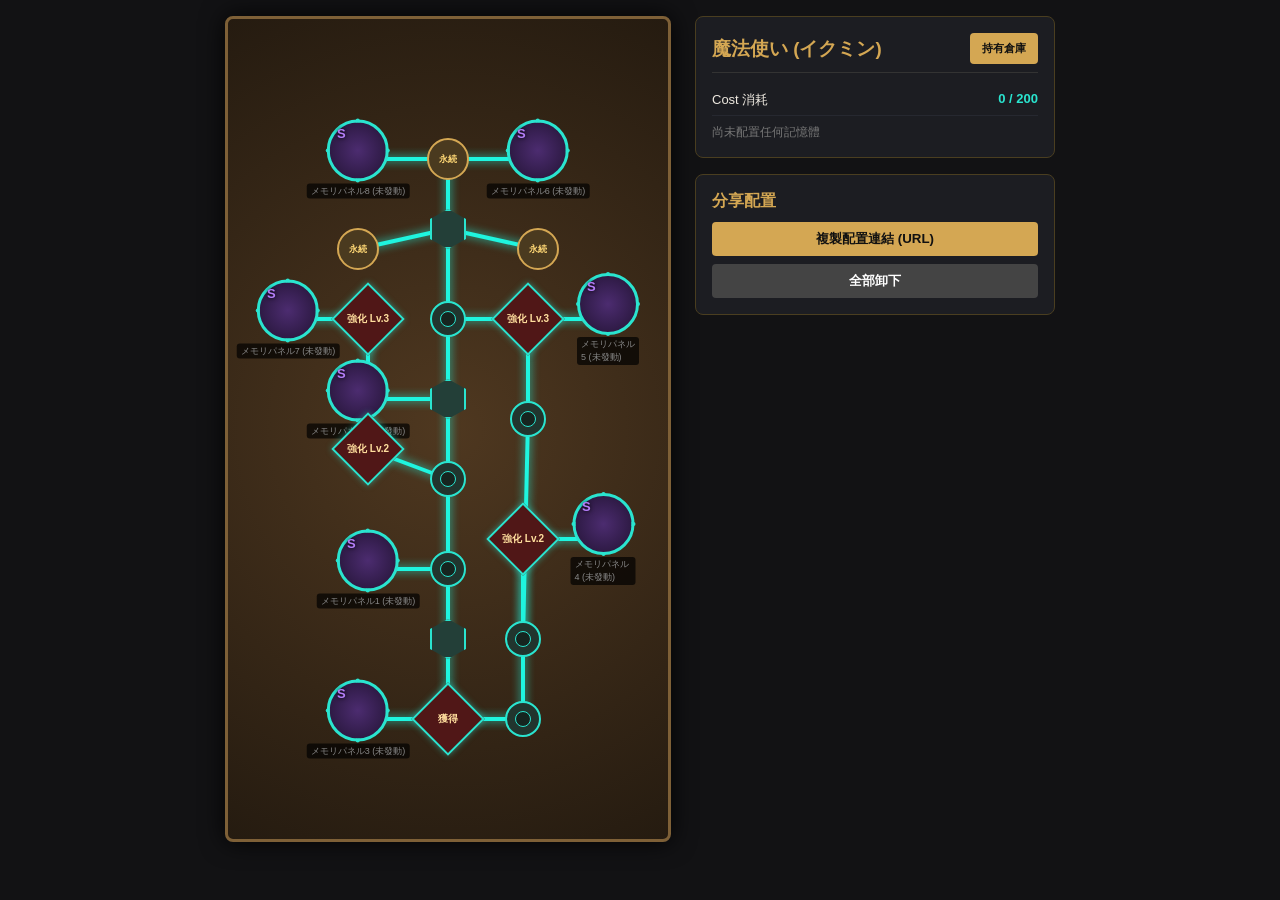
<file: mage.html>
<!DOCTYPE html>
<html lang="zh-TW">
<head>
    <meta charset="UTF-8">
    <title>DQSG - 魔法使い 面板模擬器</title>
    <style>
        :root {
            --bg-board: #382918;
            --board-border: #7e6037;
            --cyan-line: #1ff5df;
            --gold-border: #d4a753;
            --active-glow: #ffdf79;
        }
        body {
            background-color: #121214;
            color: #ede8df;
            font-family: -apple-system, BlinkMacSystemFont, "Segoe UI", Roboto, sans-serif;
            margin: 0;
            padding: 16px;
            user-select: none;
        }
        .main-container {
            display: flex;
            justify-content: center;
            gap: 24px;
            max-width: 1150px;
            margin: 0 auto;
        }

        /* 畫布視窗 */
        .board-viewport {
            position: relative;
            width: 440px;
            height: 820px;
            background: radial-gradient(circle, #4f3820 0%, #251b10 100%);
            border: 3px solid var(--board-border);
            border-radius: 8px;
            box-shadow: 0 0 25px rgba(0,0,0,0.9);
            overflow: hidden;
        }
        svg.circuit-layer {
            position: absolute;
            top: 0; left: 0; width: 100%; height: 100%;
            z-index: 1;
            pointer-events: none;
        }
        .circuit-path {
            stroke: var(--cyan-line);
            stroke-width: 4;
            stroke-linecap: round;
            filter: drop-shadow(0 0 5px rgba(31, 245, 223, 0.9));
        }

        /* 節點通用 */
        .node-wrap {
            position: absolute;
            transform: translate(-50%, -50%);
            z-index: 2;
            display: flex;
            flex-direction: column;
            align-items: center;
        }

        /* S 插槽 */
        .slot-disc {
            position: relative;
            width: 56px;
            height: 56px;
            border-radius: 50%;
            background: radial-gradient(circle, #4c2c70 0%, #221333 100%);
            border: 3px solid #2ae4cf;
            display: flex;
            align-items: center;
            justify-content: center;
            cursor: pointer;
            transition: transform 0.15s ease;
        }
        .slot-disc:hover { transform: scale(1.1); }
        /* 條件符合時的金色發光外框 (還原截圖) */
        .slot-disc.active-glow {
            border-color: var(--active-glow);
            box-shadow: 0 0 16px var(--active-glow), 0 0 25px rgba(255, 223, 121, 0.6);
        }
        .slot-disc.active-glow::before, .slot-disc.active-glow::after {
            background: var(--active-glow) !important;
        }
        .slot-disc::before, .slot-disc::after {
            content: '';
            position: absolute;
            width: 64px;
            height: 4px;
            background: #2ae4cf;
            border-radius: 2px;
            z-index: -1;
        }
        .slot-disc::after { transform: rotate(90deg); }
        .slot-rank {
            position: absolute;
            top: 3px; left: 7px;
            font-size: 13px;
            font-weight: 900;
            color: #b57dfa;
            text-shadow: 0 0 4px #000;
        }
        .slot-img { width: 44px; height: 44px; border-radius: 50%; object-fit: cover; }
        .status-badge {
            margin-top: 2px;
            font-size: 9px;
            background: rgba(0,0,0,0.7);
            padding: 1px 4px;
            border-radius: 3px;
        }

        /* 菱形技能 */
        .node-rhombus {
            width: 48px;
            height: 48px;
            background: #501717;
            border: 2px solid #2ae4cf;
            transform: rotate(45deg);
            display: flex;
            align-items: center;
            justify-content: center;
            box-shadow: 0 0 6px rgba(42, 228, 207, 0.5);
        }
        .rhombus-inner {
            transform: rotate(-45deg);
            font-size: 10px;
            color: #ffdf9e;
            font-weight: bold;
            text-align: center;
        }

        /* 六角形與圓形 */
        .node-hex {
            width: 32px;
            height: 36px;
            background: #233f38;
            border: 2px solid #2ae4cf;
            clip-path: polygon(50% 0%, 100% 25%, 100% 75%, 50% 100%, 0% 75%, 0% 25%);
        }
        .node-cir {
            width: 32px;
            height: 32px;
            border-radius: 50%;
            background: #21352e;
            border: 2px solid #2ae4cf;
            display: flex;
            align-items: center;
            justify-content: center;
        }
        .node-cir-inner { width: 14px; height: 14px; border-radius: 50%; background: #16241f; border: 1px solid #2ae4cf; }
        .node-gold {
            width: 38px;
            height: 38px;
            border-radius: 50%;
            background: #4a3a1f;
            border: 2px solid var(--gold-border);
            display: flex;
            align-items: center;
            justify-content: center;
            font-size: 9px;
            color: #ffd875;
            font-weight: bold;
        }

        /* 右側面板 */
        .side-control { width: 360px; display: flex; flex-direction: column; gap: 16px; }
        .panel-box {
            background: #1c1d22;
            border: 1px solid #4a3e20;
            border-radius: 8px;
            padding: 16px;
        }
        .stat-row {
            display: flex;
            justify-content: space-between;
            padding: 6px 0;
            font-size: 13px;
            border-bottom: 1px solid #262830;
        }
        .btn {
            padding: 8px 12px;
            background: var(--gold-border);
            color: #111;
            font-weight: bold;
            border: none;
            border-radius: 4px;
            cursor: pointer;
        }

        /* 彈窗 */
        .modal {
            display: none;
            position: fixed;
            top: 0; left: 0; width: 100%; height: 100%;
            background: rgba(0,0,0,0.75);
            z-index: 100;
            justify-content: center;
            align-items: center;
        }
        .modal.active { display: flex; }
        .modal-body {
            width: 500px;
            max-height: 80vh;
            background: #20222a;
            border: 2px solid var(--gold-border);
            border-radius: 8px;
            padding: 16px;
            display: flex;
            flex-direction: column;
        }
        .modal-grid {
            overflow-y: auto;
            display: grid;
            grid-template-columns: 1fr 1fr;
            gap: 10px;
            margin-top: 12px;
        }
        .mem-card {
            display: flex;
            gap: 8px;
            align-items: center;
            background: #17181d;
            border: 1px solid #333;
            border-radius: 6px;
            padding: 8px;
            cursor: pointer;
        }
        .mem-card:hover { border-color: var(--cyan-line); }
        .mem-card.disabled { opacity: 0.35; cursor: not-allowed; }
    </style>
</head>
<body>

<div class="main-container">
    <!-- 技能面板畫布 -->
    <div class="board-viewport">
        <svg class="circuit-layer" id="circuit-svg"></svg>
        <div id="nodes-layer"></div>
    </div>

    <!-- 右側資訊與控制 -->
    <div class="side-control">
        <div class="panel-box">
            <div style="display:flex; justify-content:space-between; align-items:center; border-bottom:1px solid #333; padding-bottom:8px; margin-bottom:12px;">
                <h3 style="margin:0; color:var(--gold-border);">魔法使い (イクミン)</h3>
                <button class="btn" style="font-size:11px;" onclick="openWarehouse()">持有倉庫</button>
            </div>
            <div class="stat-row">
                <span>Cost 消耗</span>
                <strong id="cost-label">0 / 200</strong>
            </div>
            <div id="stats-breakdown" style="margin-top:8px;"></div>
        </div>

        <div class="panel-box">
            <h4 style="margin:0 0 10px 0; color:var(--gold-border);">分享配置</h4>
            <button class="btn" style="width:100%;" onclick="copyShareCode()">複製配置連結 (URL)</button>
            <button class="btn" style="width:100%; background:#444; color:#fff; margin-top:8px;" onclick="resetSlots()">全部卸下</button>
        </div>
    </div>
</div>

<!-- 記憶體選擇彈窗 -->
<div class="modal" id="slot-modal">
    <div class="modal-body">
        <div style="display:flex; justify-content:space-between; align-items:center;">
            <h3 style="margin:0; color:var(--gold-border);" id="modal-slot-title">配置記憶體</h3>
            <button onclick="closeModal('slot-modal')" style="background:none; border:none; color:#fff; font-size:18px; cursor:pointer;">✕</button>
        </div>
        <div id="slot-condition-hint" style="font-size:12px; color:#ffdf79; margin-top:6px;"></div>
        <div class="modal-grid" id="slot-pick-list"></div>
    </div>
</div>

<!-- 倉庫管理彈窗 -->
<div class="modal" id="warehouse-modal">
    <div class="modal-body">
        <div style="display:flex; justify-content:space-between; align-items:center;">
            <h3 style="margin:0; color:var(--gold-border);">記憶體持有管理</h3>
            <button onclick="closeModal('warehouse-modal')" style="background:none; border:none; color:#fff; font-size:18px; cursor:pointer;">✕</button>
        </div>
        <p style="font-size:12px; color:#aaa; margin:4px 0 10px 0;">調整擁有的記憶體數量：</p>
        <div class="modal-grid" id="warehouse-list"></div>
    </div>
</div>

<script src="./js/calculator.js"></script>
<script>
    const DEFAULT_ICON = "data:image/svg+xml;utf8,<svg xmlns='http://www.w3.org/2000/svg' width='44' height='44' viewBox='0 0 44 44'><circle cx='22' cy='22' r='20' fill='%23221333' stroke='%232ae4cf' stroke-width='2'/><text x='22' y='27' font-size='14' text-anchor='middle' fill='%232ae4cf'>S</text></svg>";

    let classData = null;
    let userWarehouse = {};
    let activeSlotIdx = null;
    const sim = new PanelSimulator(8, 200);

    function loadWarehouse() {
        const saved = localStorage.getItem('dqsg_user_warehouse');
        if (saved) {
            userWarehouse = JSON.parse(saved);
        } else {
            sim.memories.forEach(m => userWarehouse[m.id] = 1);
        }
    }
    function saveWarehouse() {
        localStorage.setItem('dqsg_user_warehouse', JSON.stringify(userWarehouse));
    }

    async function init() {
        await sim.loadData('./data/memories.json');
        const res = await fetch('./data/classes.json');
        const allClassData = await res.json();
        classData = allClassData.mage;

        sim.setSlotRules(classData.slotRules);
        loadWarehouse();

        if (window.location.hash) {
            sim.importHash(window.location.hash.substring(1));
        }

        renderCircuit();
        renderNodes();
        updateStats();
    }

    function renderCircuit() {
        const svg = document.getElementById('circuit-svg');
        const nodeMap = new Map(classData.nodes.map(n => [n.id, n]));
        svg.innerHTML = classData.connections.map(([fromId, toId]) => {
            const a = nodeMap.get(fromId);
            const b = nodeMap.get(toId);
            if (!a || !b) return '';
            return `<line class="circuit-path" x1="${a.x}" y1="${a.y}" x2="${b.x}" y2="${b.y}" />`;
        }).join('');
    }

    function renderNodes() {
        const container = document.getElementById('nodes-layer');
        container.innerHTML = '';
        const calcResult = sim.calculate();

        classData.nodes.forEach(node => {
            const wrap = document.createElement('div');
            wrap.className = 'node-wrap';
            wrap.style.left = `${node.x}px`;
            wrap.style.top = `${node.y}px`;

            if (node.type === 'memory_slot') {
                const slotArrIdx = node.slotIndex - 1;
                const mem = sim.slots[slotArrIdx];
                const cond = calcResult.slotStatus[slotArrIdx];
                const isGlowing = cond && cond.active;

                wrap.innerHTML = `
            <div class="slot-disc ${isGlowing ? 'active-glow' : ''}" onclick="openSlotPicker(${node.slotIndex})">
              <span class="slot-rank">S</span>
              ${mem ? `<img class="slot-img" src="${mem.icon || DEFAULT_ICON}">` : ''}
            </div>
            <div class="status-badge" style="color:${isGlowing ? '#ffdf79' : '#888'}">
              ${node.name} (${isGlowing ? '發動' : '未發動'})
            </div>
          `;
            } else if (node.type === 'skill_diamond') {
                wrap.innerHTML = `<div class="node-rhombus"><div class="rhombus-inner">${node.label}</div></div>`;
            } else if (node.type === 'hex_node') {
                wrap.innerHTML = `<div class="node-hex"></div>`;
            } else if (node.type === 'circle_node') {
                wrap.innerHTML = `<div class="node-cir"><div class="node-cir-inner"></div></div>`;
            } else if (node.type === 'gold_node') {
                wrap.innerHTML = `<div class="node-gold">${node.label}</div>`;
            }
            container.appendChild(wrap);
        });
    }

    function openSlotPicker(slotId) {
        activeSlotIdx = slotId - 1;
        const rule = classData.slotRules[slotId] || {};
        document.getElementById('modal-slot-title').innerText = `配置 メモリパネル${slotId}`;

        // 提示發動條件
        let conditionParts = [];
        if (rule.minCost) conditionParts.push(`Cost ≥ ${rule.minCost}`);
        if (rule.tribe) conditionParts.push(`種族: ${rule.tribe}`);
        if (rule.maxAtkMagic) conditionParts.push(`攻擊魔力 ≤ ${rule.maxAtkMagic}`);

        const effectText = Object.entries(rule.effects || {}).map(([k, v]) => `${k} +${v}`).join(', ');
        document.getElementById('slot-condition-hint').innerText =
            `發動條件: ${conditionParts.join(' | ')} (達成效果: ${effectText})`;

        const listEl = document.getElementById('slot-pick-list');

        // 1. 計算已被其他插槽佔用的數量與現有 Cost 餘裕
        const equippedCounts = {};
        let currentBaseCost = 0;
        sim.slots.forEach((mem, idx) => {
            if (mem && idx !== activeSlotIdx) {
                equippedCounts[mem.id] = (equippedCounts[mem.id] || 0) + 1;
                currentBaseCost += mem.cost;
            }
        });

        const options = [
            { id: '', name: '【卸下記憶體】', cost: 0, effects: {}, grade: '-', tribe: '-' },
            ...sim.memories
        ];

        listEl.innerHTML = options.map(m => {
            if (!m.id) {
                return `<div class="mem-card" onclick="selectSlotMemory('')"><strong>卸下</strong></div>`;
            }

            const owned = userWarehouse[m.id] || 0;
            const used = equippedCounts[m.id] || 0;
            const available = owned - used;

            // 2. 嚴格驗證發動條件與 Cost 上限
            let disabledReasons = [];
            if (available <= 0) {
                disabledReasons.push('無庫存');
            }
            if (rule.minCost && m.cost < rule.minCost) {
                disabledReasons.push(`Cost不足 (需≥${rule.minCost})`);
            }
            if (rule.tribe && m.tribe !== rule.tribe) {
                disabledReasons.push(`種族不符 (需${rule.tribe})`);
            }
            if (rule.maxAtkMagic && (m.effects['攻擊魔力'] || 0) > rule.maxAtkMagic) {
                disabledReasons.push(`魔力超標 (需≤${rule.maxAtkMagic})`);
            }
            if (currentBaseCost + m.cost > classData.maxCost) {
                disabledReasons.push('總Cost超標');
            }

            const isDisabled = disabledReasons.length > 0;
            const errorTip = isDisabled ? `<div style="color:#ef4444; font-size:11px; margin-top:2px;">✕ ${disabledReasons.join('，')}</div>` : '';

            return `
      <div class="mem-card ${isDisabled ? 'disabled' : ''}"
           onclick="${isDisabled ? '' : `selectSlotMemory('${m.id}')`}"
           style="${isDisabled ? 'cursor: not-allowed; opacity: 0.35;' : ''}">
        <img src="${m.icon || DEFAULT_ICON}" width="40" height="40" style="border-radius:50%; object-fit:cover;">
        <div style="font-size:12px; flex:1;">
          <div style="font-weight:bold; color:#fff;">[${m.grade}] ${m.name}</div>
          <div style="color:#aaa;">種族: ${m.tribe || '無'} | Cost: ${m.cost}</div>
          <div style="color:var(--gold-border)">庫存: ${available}/${owned}</div>
          ${errorTip}
        </div>
      </div>
    `;
        }).join('');

        document.getElementById('slot-modal').classList.add('active');
    }

    function selectSlotMemory(memId) {
        sim.equip(activeSlotIdx, memId);
        closeModal('slot-modal');
        renderNodes();
        updateStats();
    }

    function openWarehouse() {
        const listEl = document.getElementById('warehouse-list');
        listEl.innerHTML = sim.memories.map(m => `
        <div class="mem-card" style="justify-content:space-between;">
          <div style="font-size:12px;">
            <div><strong>${m.name}</strong></div>
            <div style="color:#aaa;">Cost: ${m.cost} | ${m.tribe || '無'}</div>
          </div>
          <input type="number" min="0" max="9" value="${userWarehouse[m.id] || 0}"
                 style="width:45px; background:#111; color:#fff; border:1px solid #555; padding:2px; text-align:center;"
                 onchange="updateWarehouseCount('${m.id}', this.value)">
        </div>
      `).join('');
        document.getElementById('warehouse-modal').classList.add('active');
    }

    function updateWarehouseCount(memId, val) {
        userWarehouse[memId] = Math.max(0, parseInt(val) || 0);
        saveWarehouse();
    }

    function closeModal(id) {
        document.getElementById(id).classList.remove('active');
    }

    function updateStats() {
        const calcResult = sim.calculate();
        const costEl = document.getElementById('cost-label');
        costEl.textContent = `${calcResult.totalCost} / ${classData.maxCost}`;
        costEl.style.color = calcResult.isCostOver ? '#ff4d4f' : '#2ae4cf';

        const breakdownEl = document.getElementById('stats-breakdown');
        const entries = Object.entries(calcResult.totalStats);
        if (entries.length === 0) {
            breakdownEl.innerHTML = `<div style="color:#777; font-size:12px;">尚未配置任何記憶體</div>`;
            return;
        }
        breakdownEl.innerHTML = entries.map(([k, v]) => `
        <div class="stat-row">
          <span>${k}</span>
          <strong style="color:#2ae4cf;">+${v}</strong>
        </div>
      `).join('');
    }

    function resetSlots() {
        sim.slots = Array(8).fill(null);
        sim.updateHash();
        renderNodes();
        updateStats();
    }

    function copyShareCode() {
        navigator.clipboard.writeText(window.location.href);
        alert('已複製魔法師配置連結！');
    }

    init();
</script>
</body>
</html>
</file>
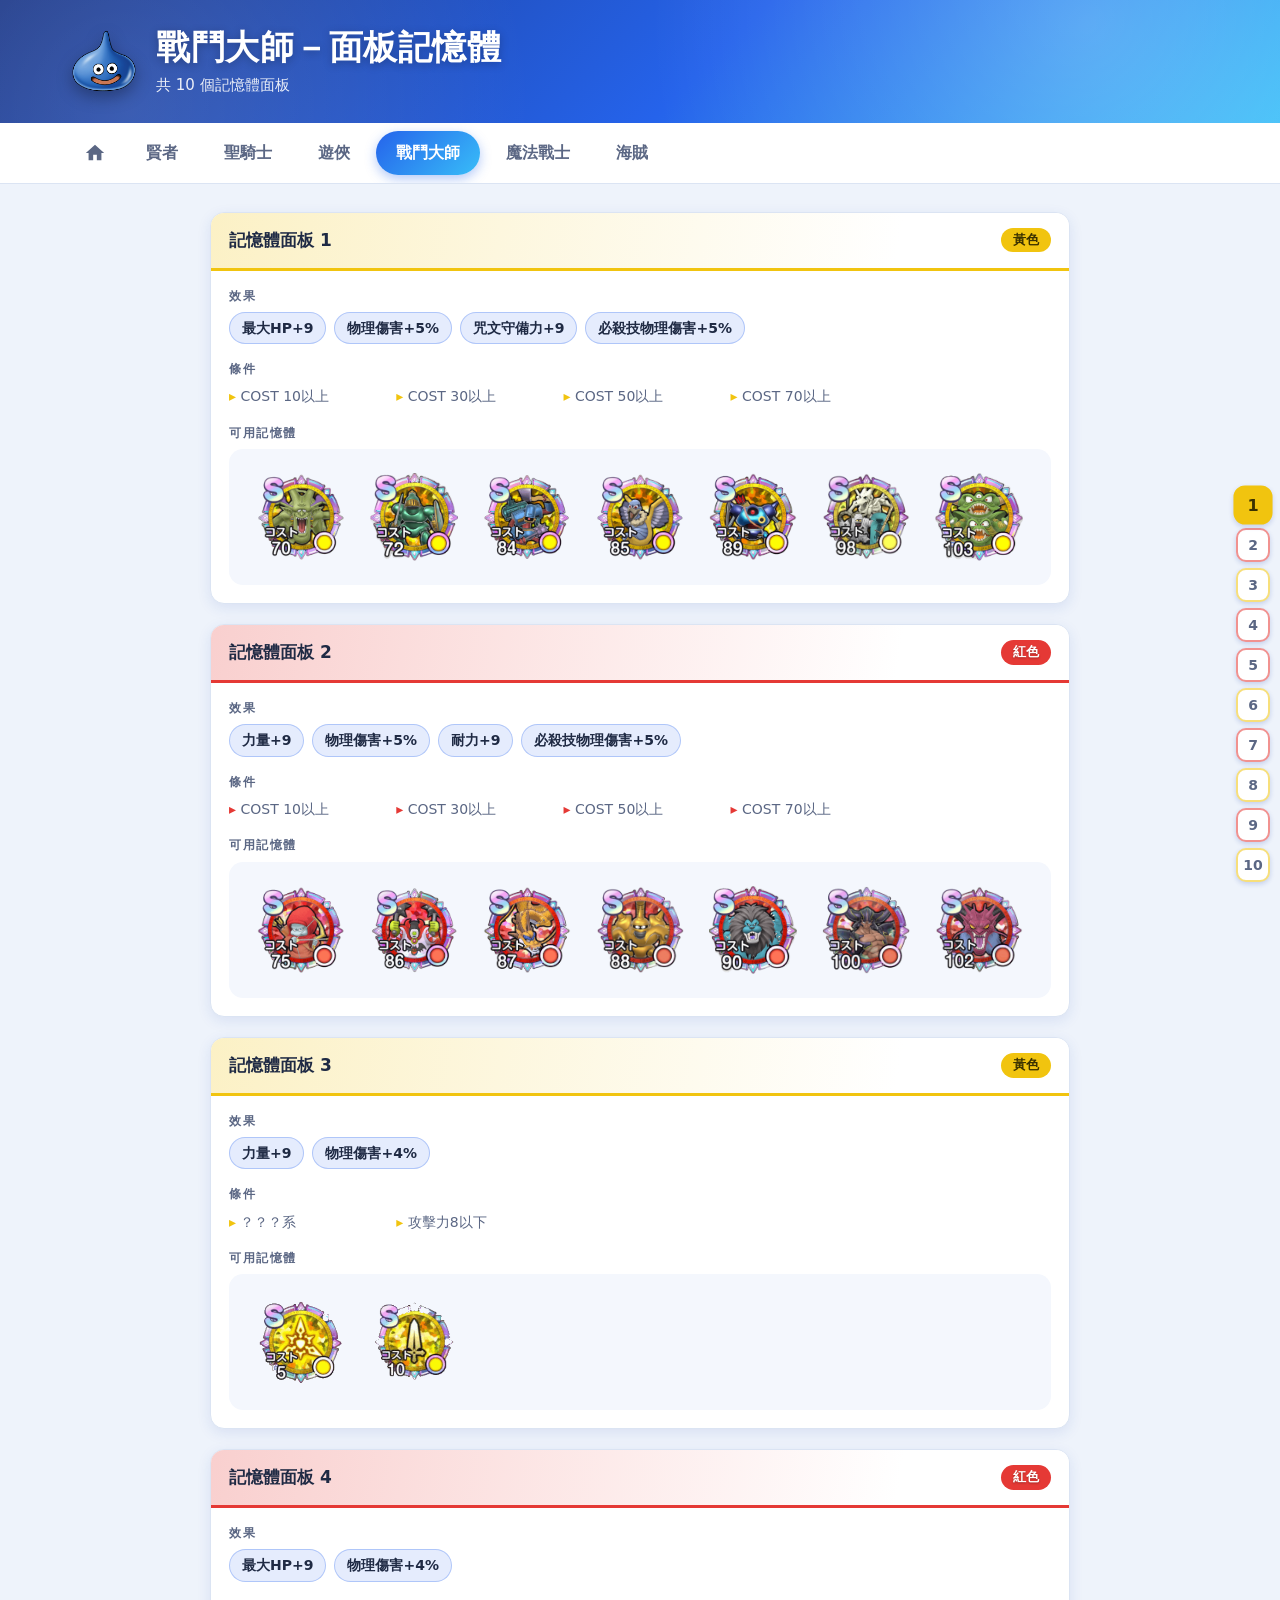
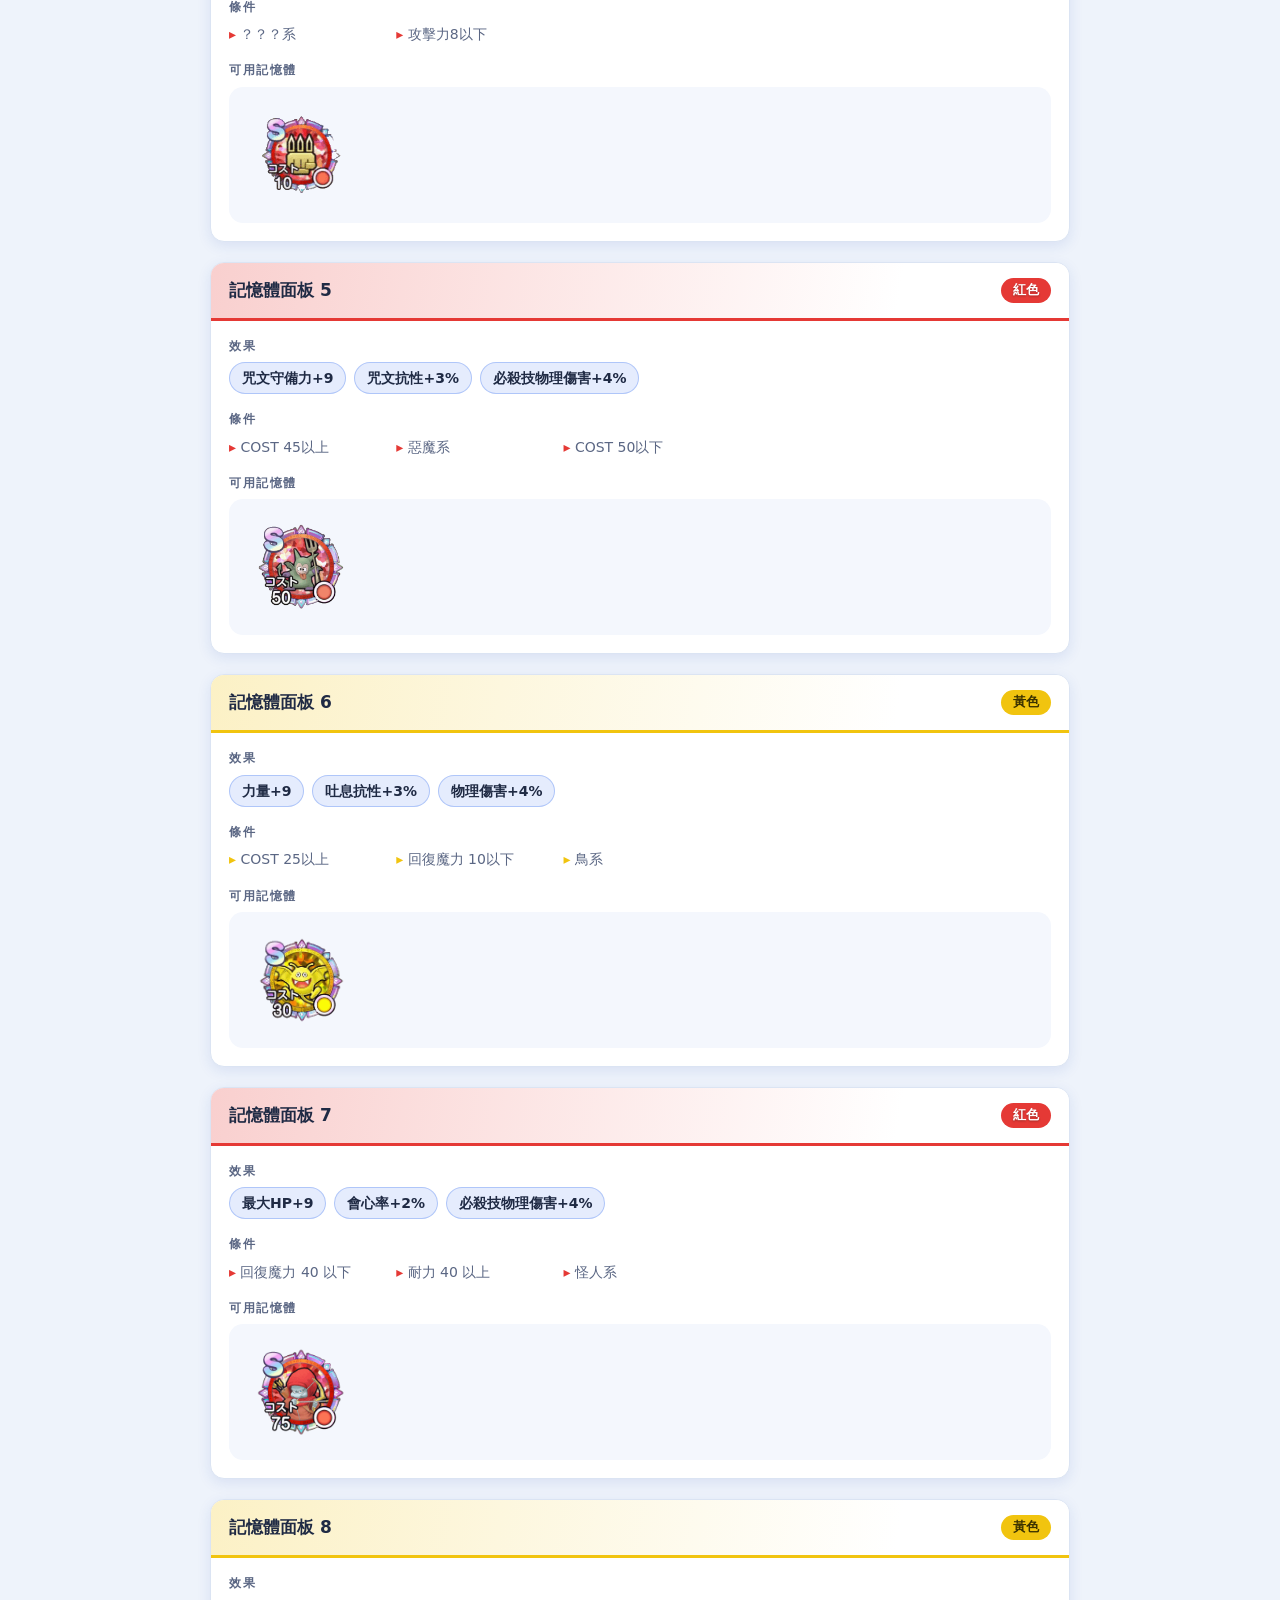
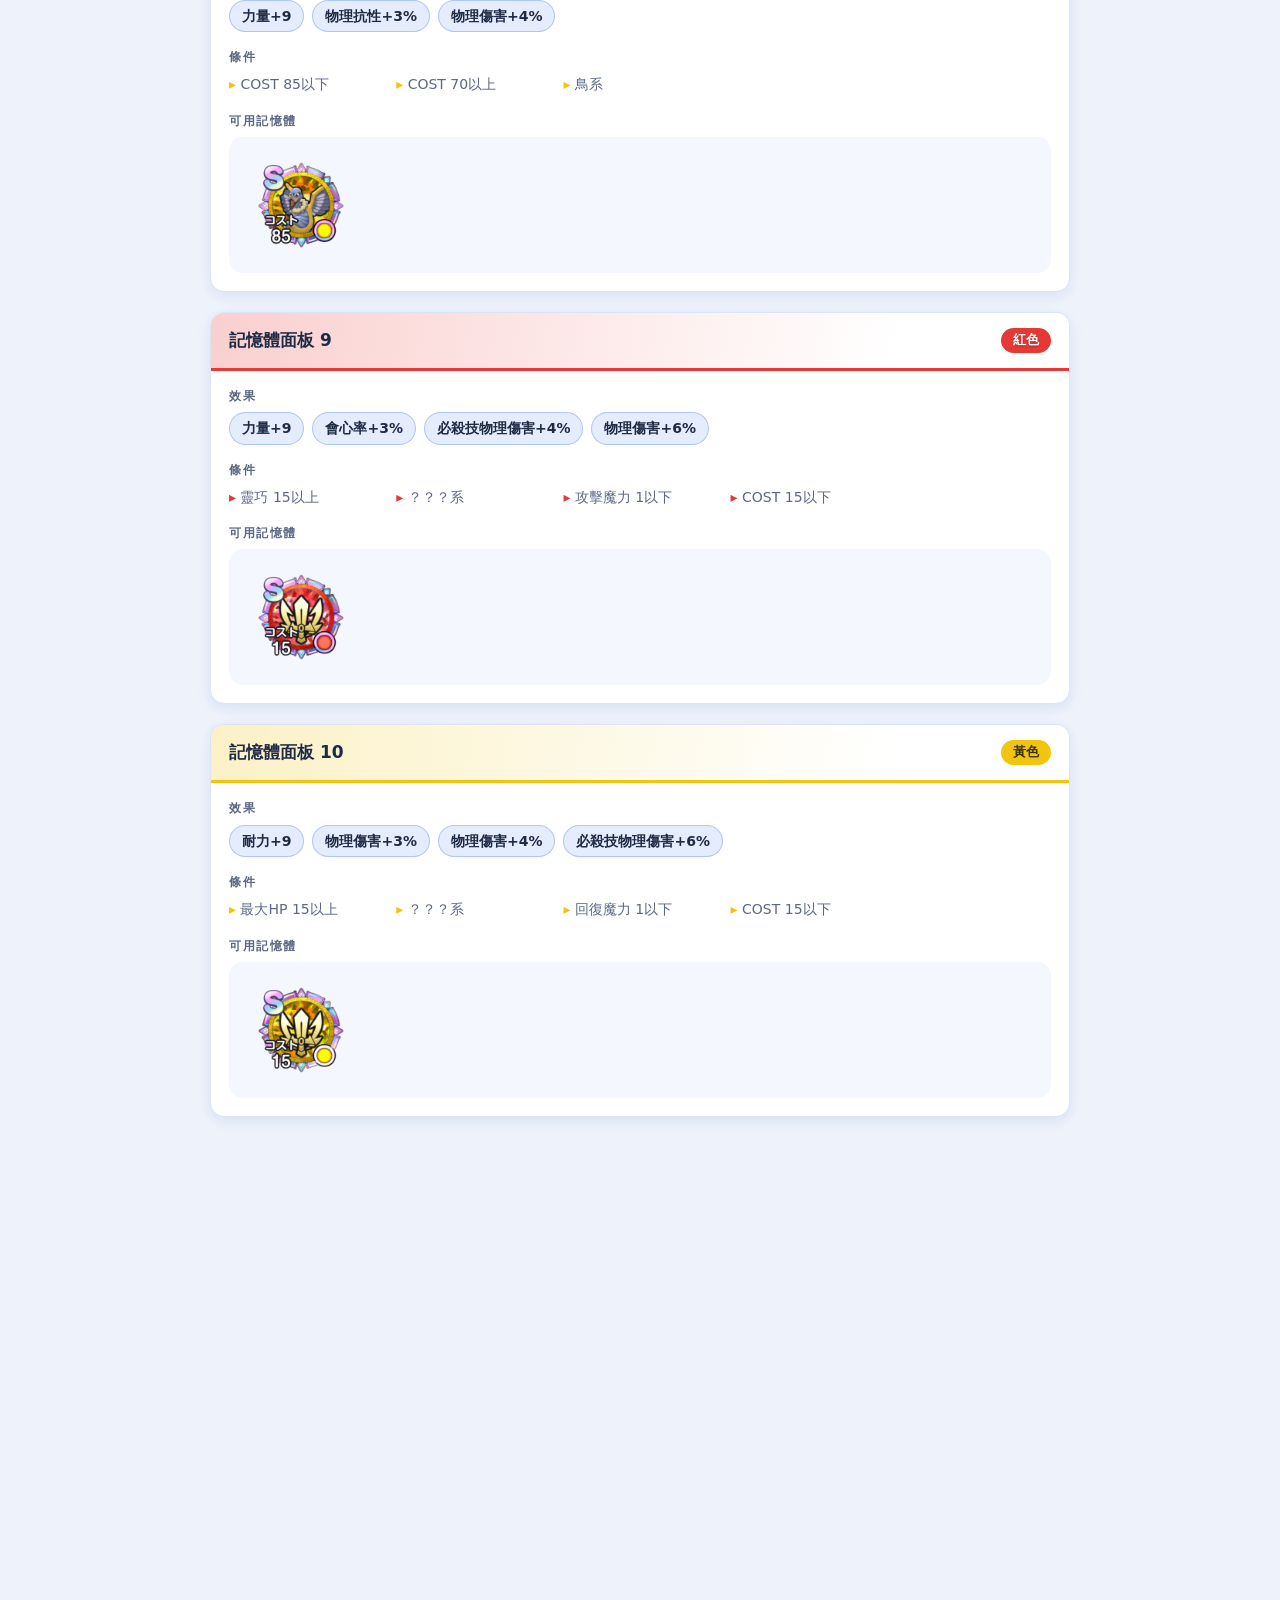
<file: 戰鬥大師.html>
<!DOCTYPE html>
<html lang="zh-TW">
<head>
<meta charset="UTF-8">
<meta name="viewport" content="width=device-width, initial-scale=1.0">
<meta name="robots" content="noindex">
<title>頁面已移動 - DQSG 面板記憶體</title>
<!-- 舊網址轉址:此頁面已整合進 index.html -->
<meta http-equiv="refresh" content="0; url=index.html#battlemaster">
<script>location.replace("index.html#battlemaster");</script>
</head>
<body>
<p>此頁面已移到新的位置,正在自動跳轉⋯⋯ 若沒有跳轉,請按 <a href="index.html#battlemaster">這裡</a>。</p>
</body>
</html>
</file>
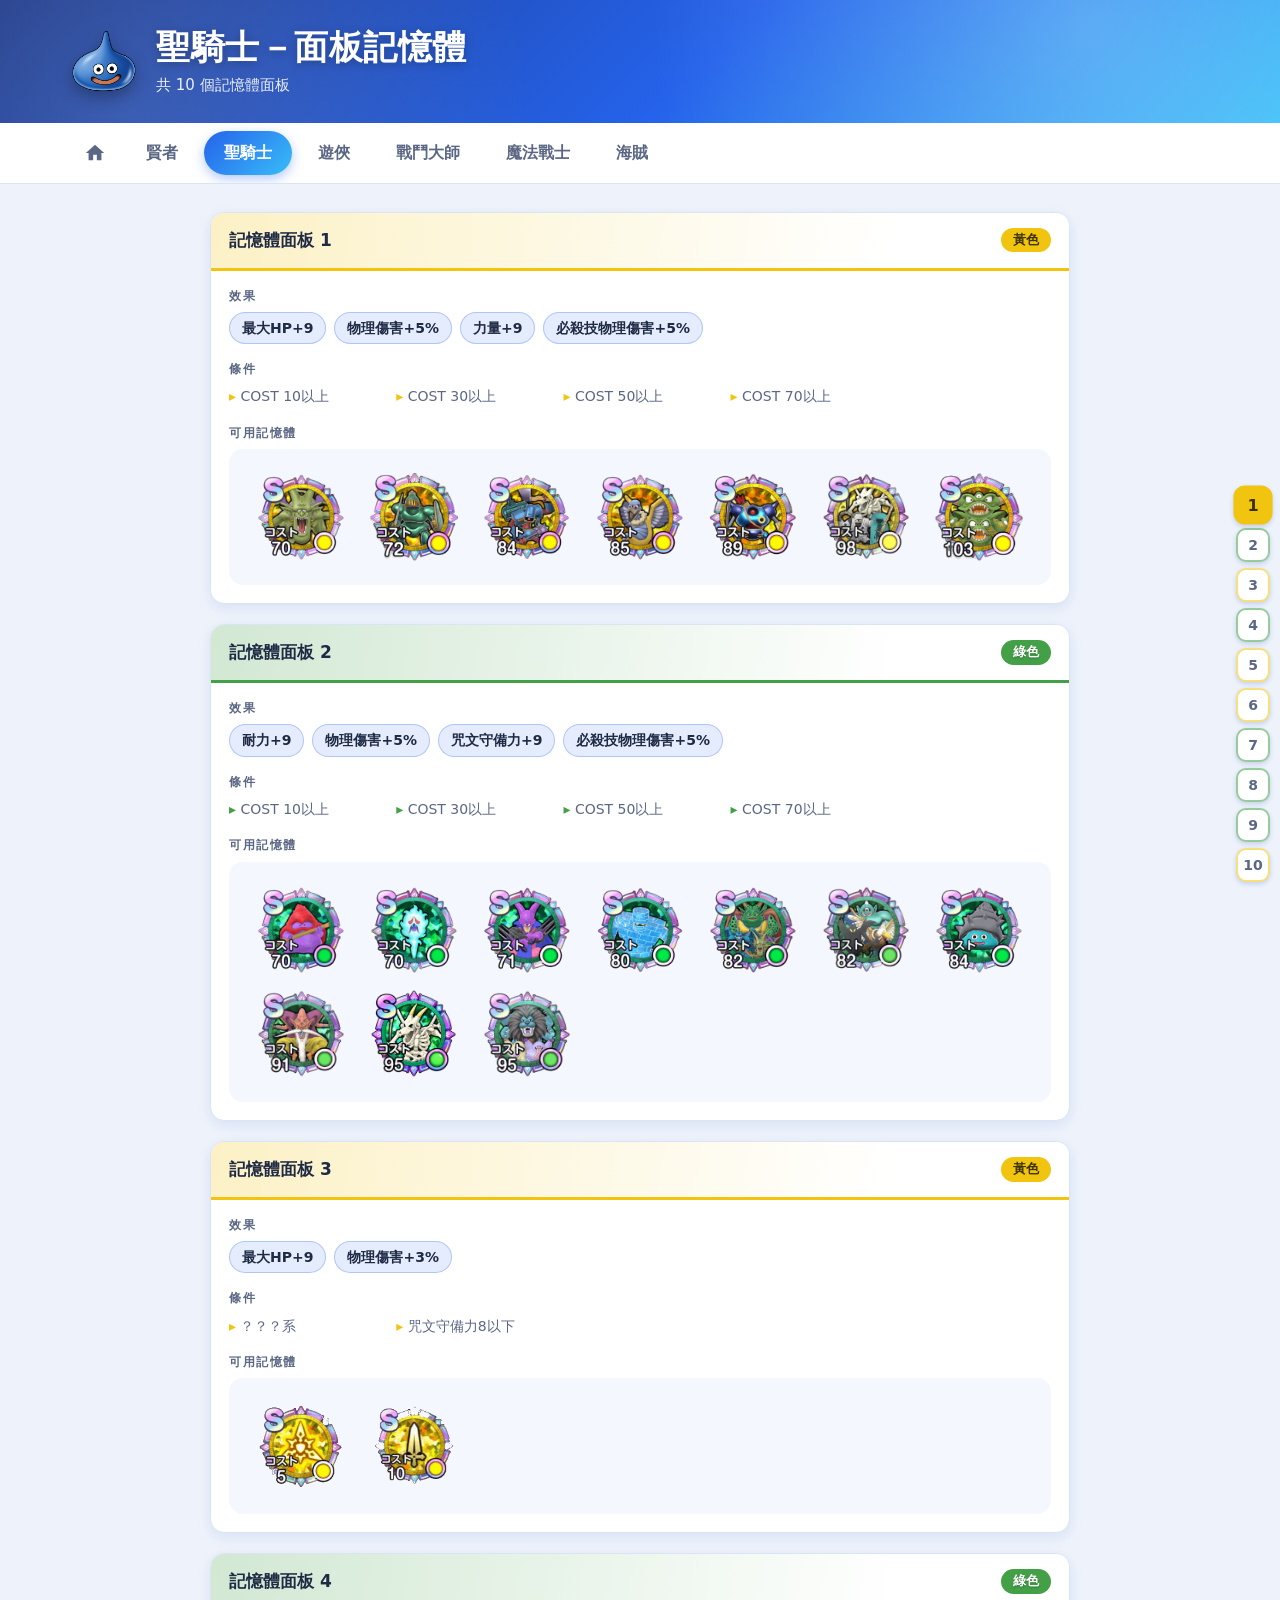
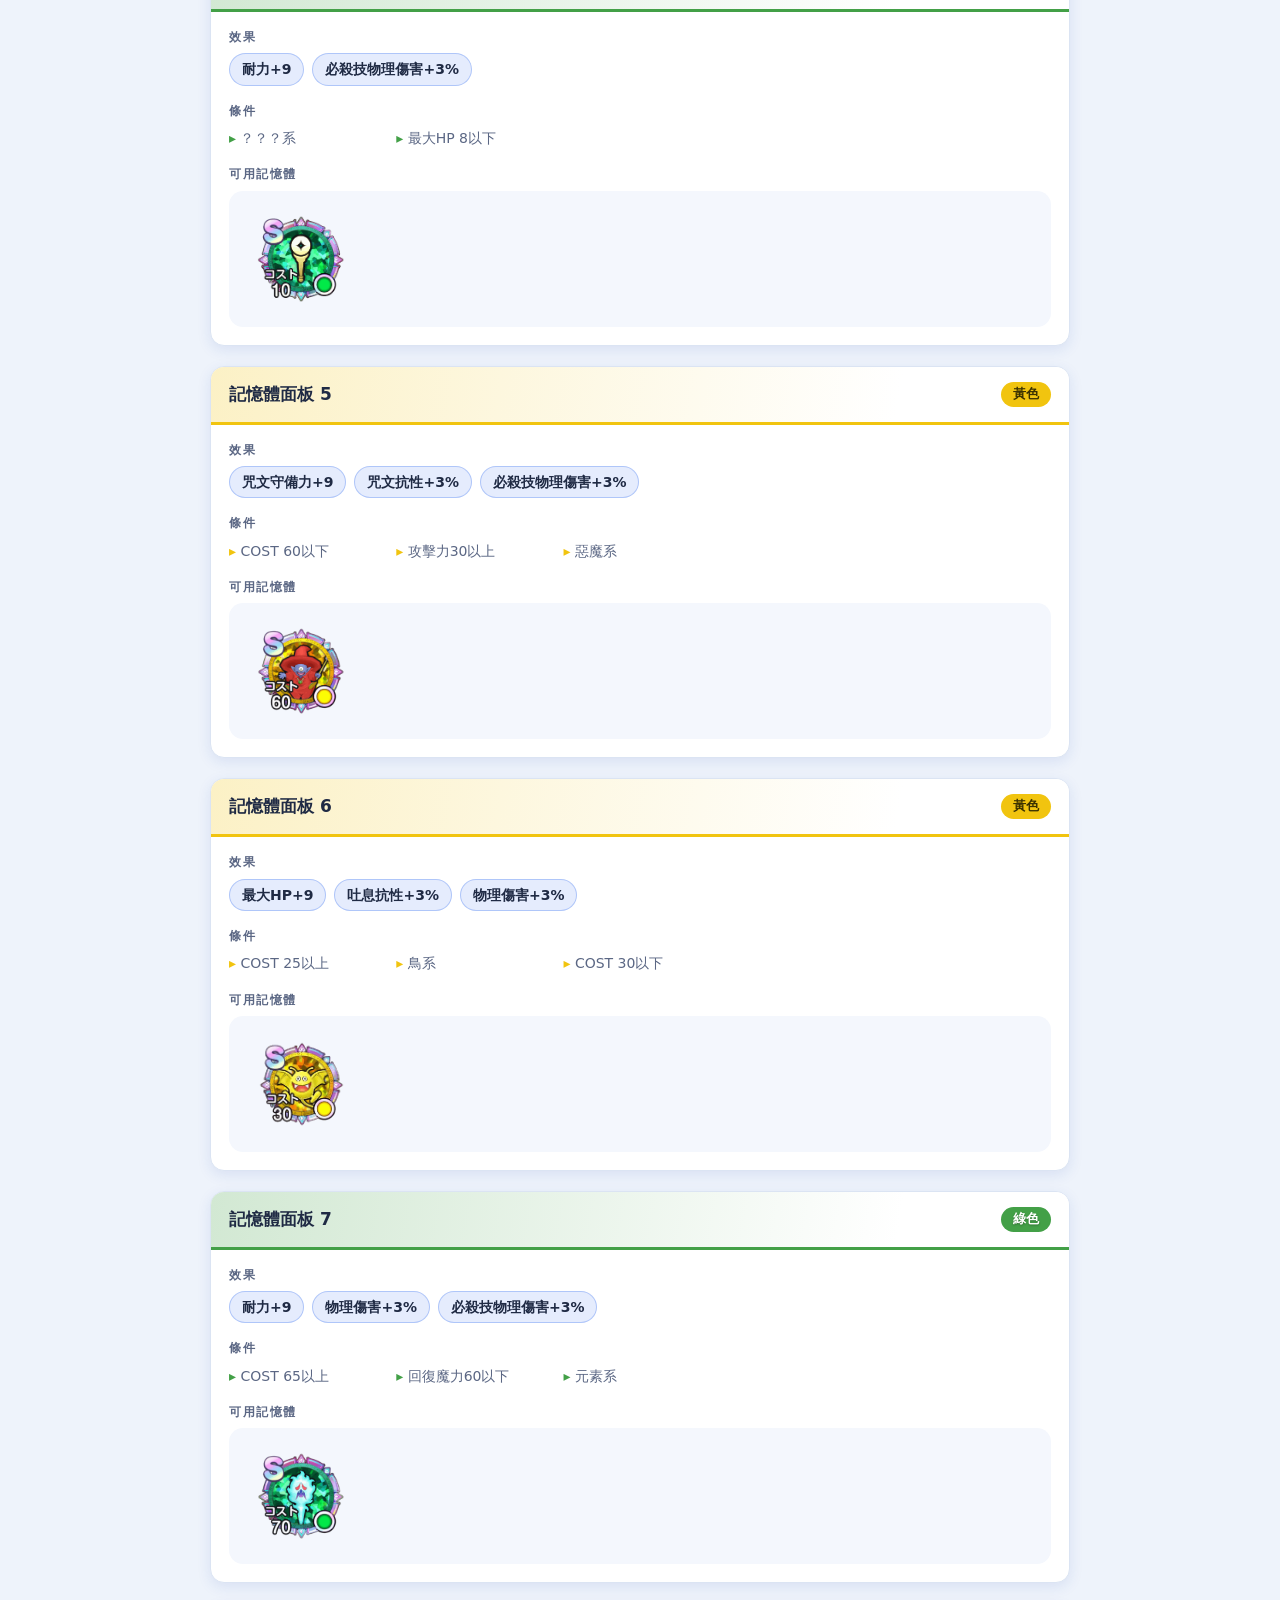
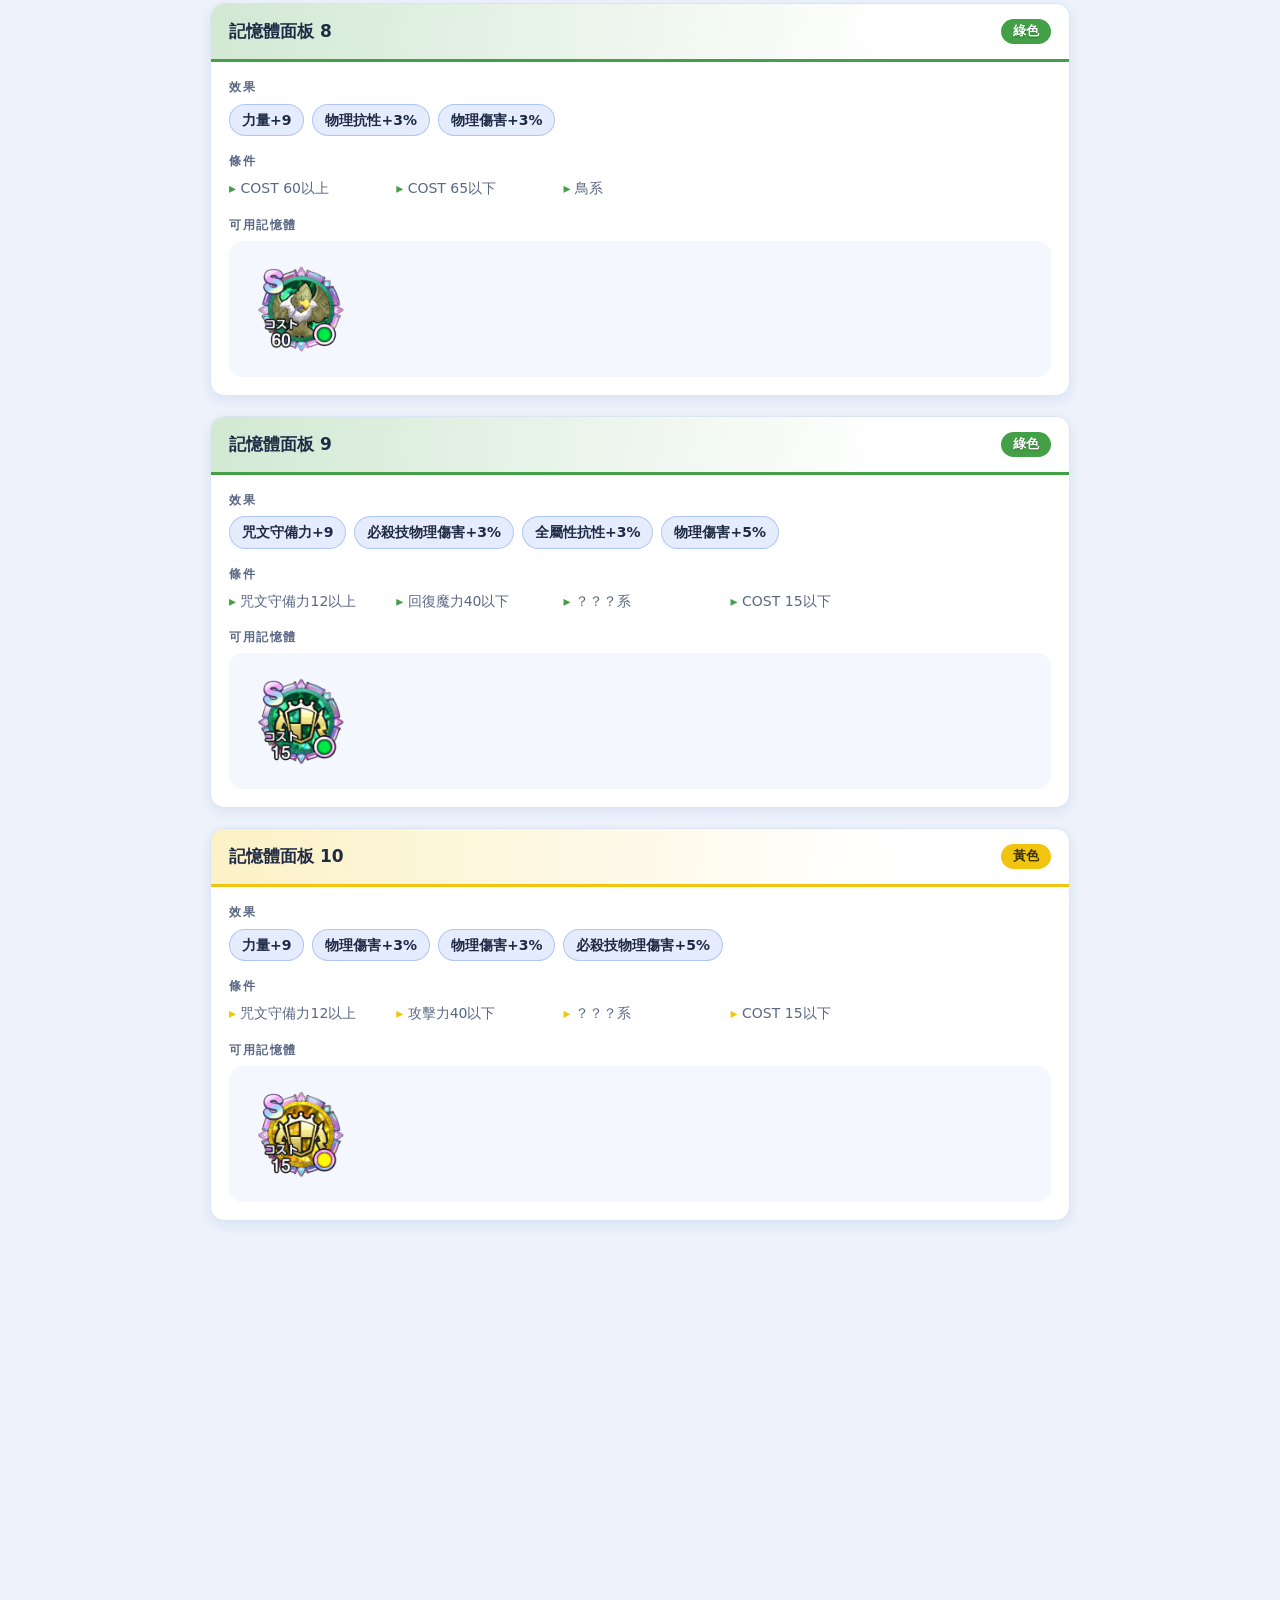
<file: 聖騎士.html>
<!DOCTYPE html>
<html lang="zh-TW">
<head>
<meta charset="UTF-8">
<meta name="viewport" content="width=device-width, initial-scale=1.0">
<meta name="robots" content="noindex">
<title>頁面已移動 - DQSG 面板記憶體</title>
<!-- 舊網址轉址:此頁面已整合進 index.html -->
<meta http-equiv="refresh" content="0; url=index.html#paladin">
<script>location.replace("index.html#paladin");</script>
</head>
<body>
<p>此頁面已移到新的位置,正在自動跳轉⋯⋯ 若沒有跳轉,請按 <a href="index.html#paladin">這裡</a>。</p>
</body>
</html>
</file>
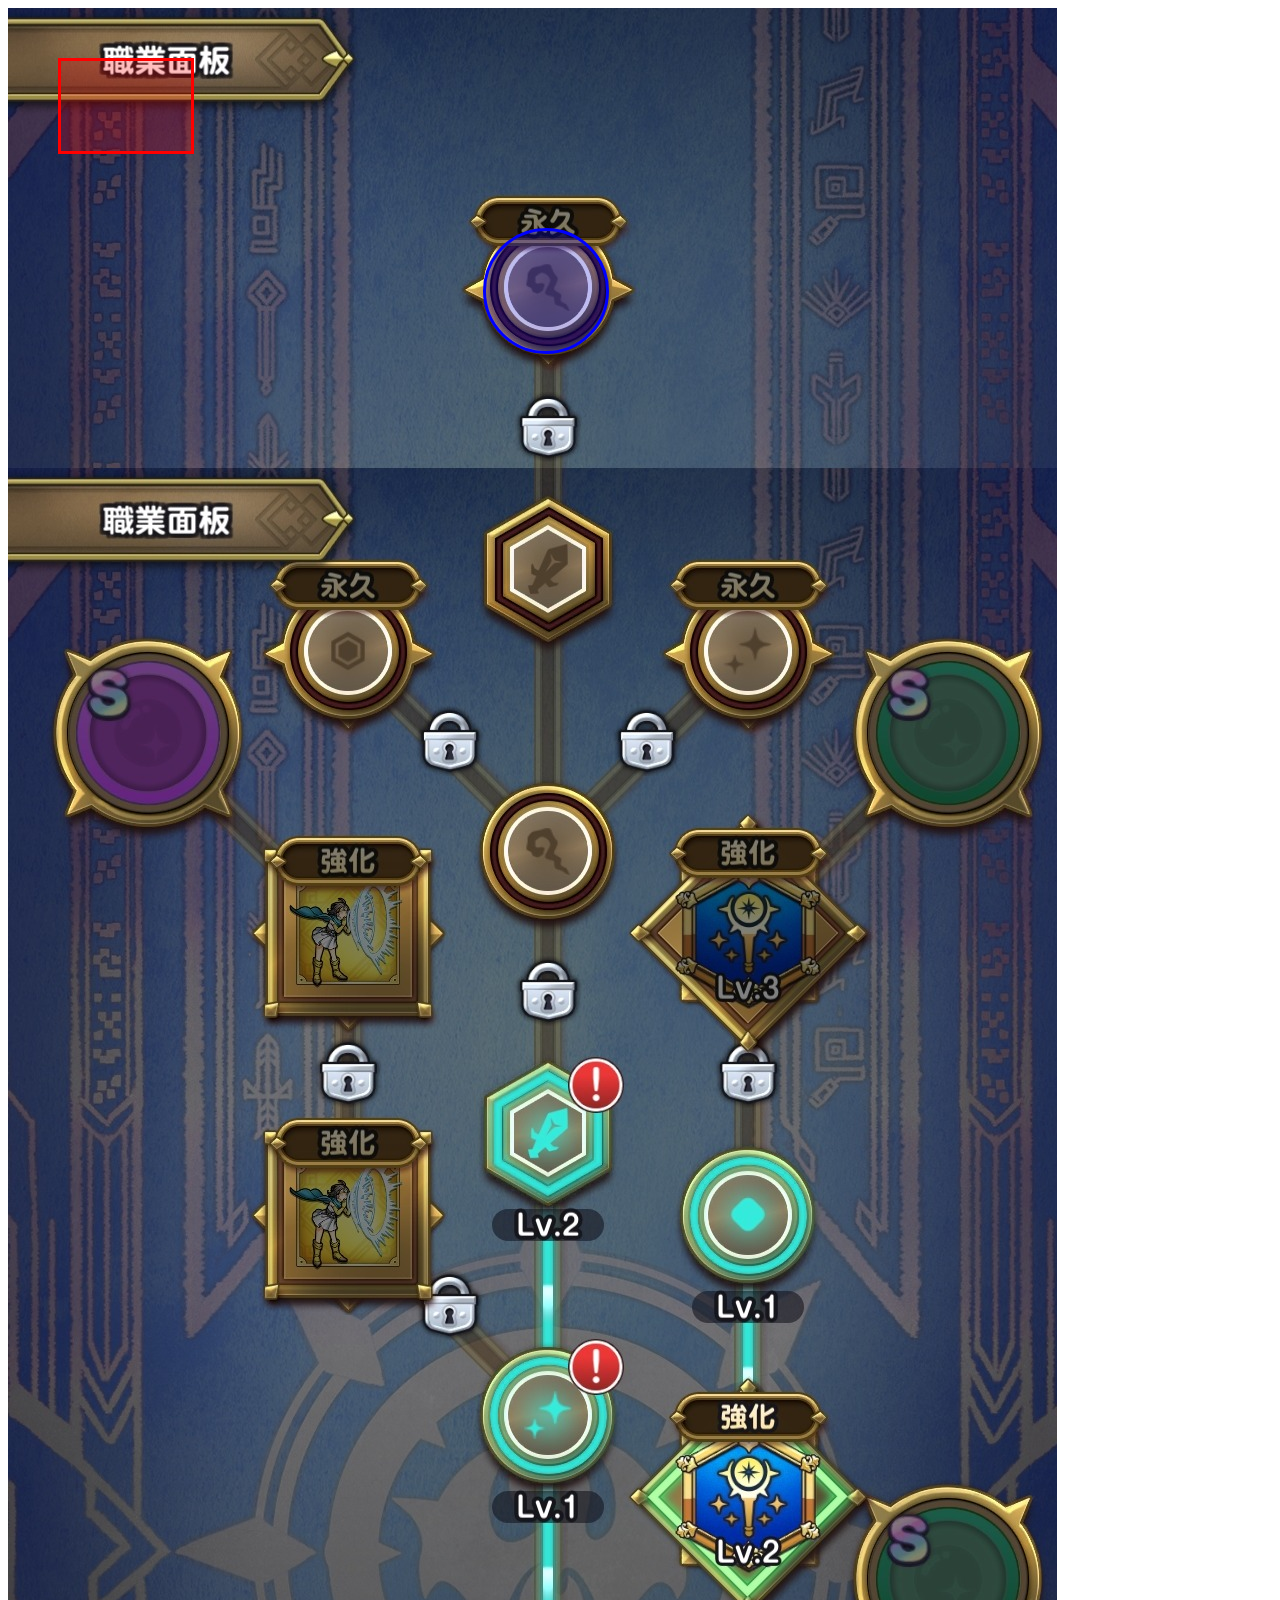
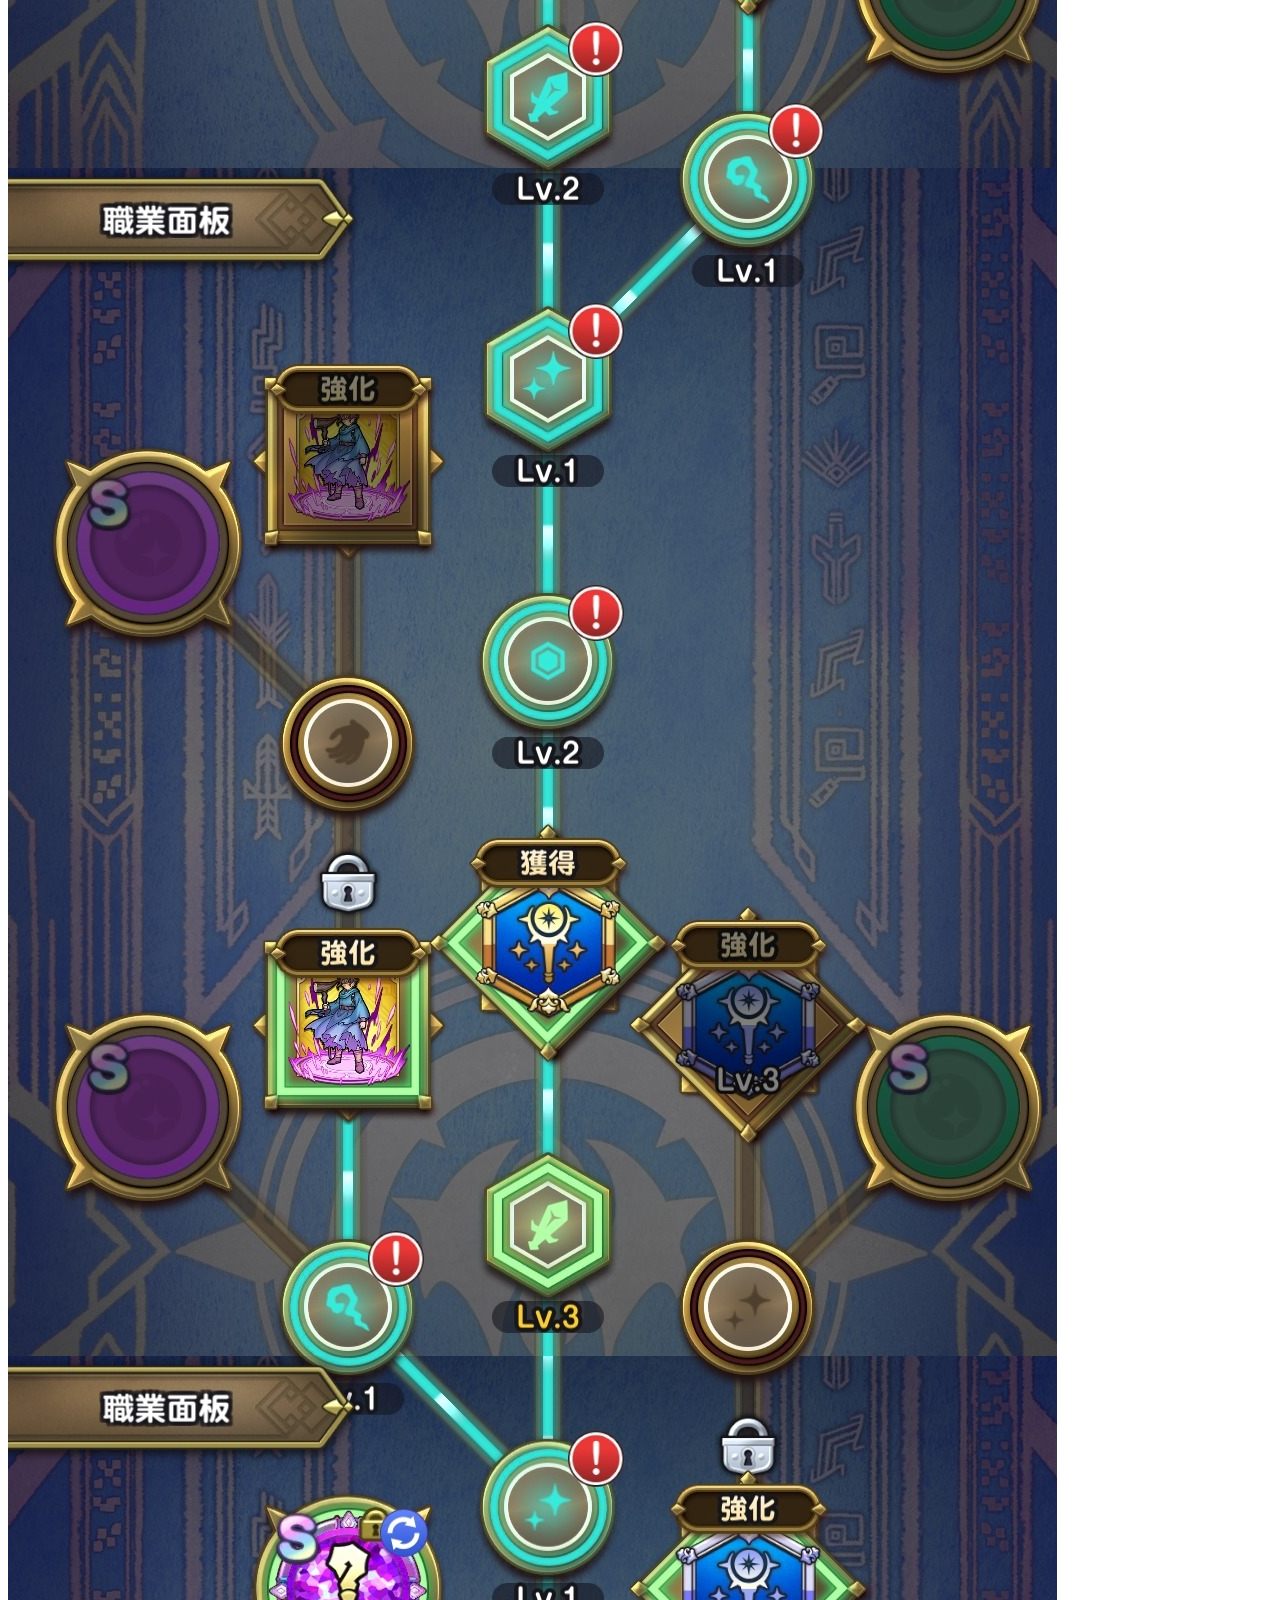
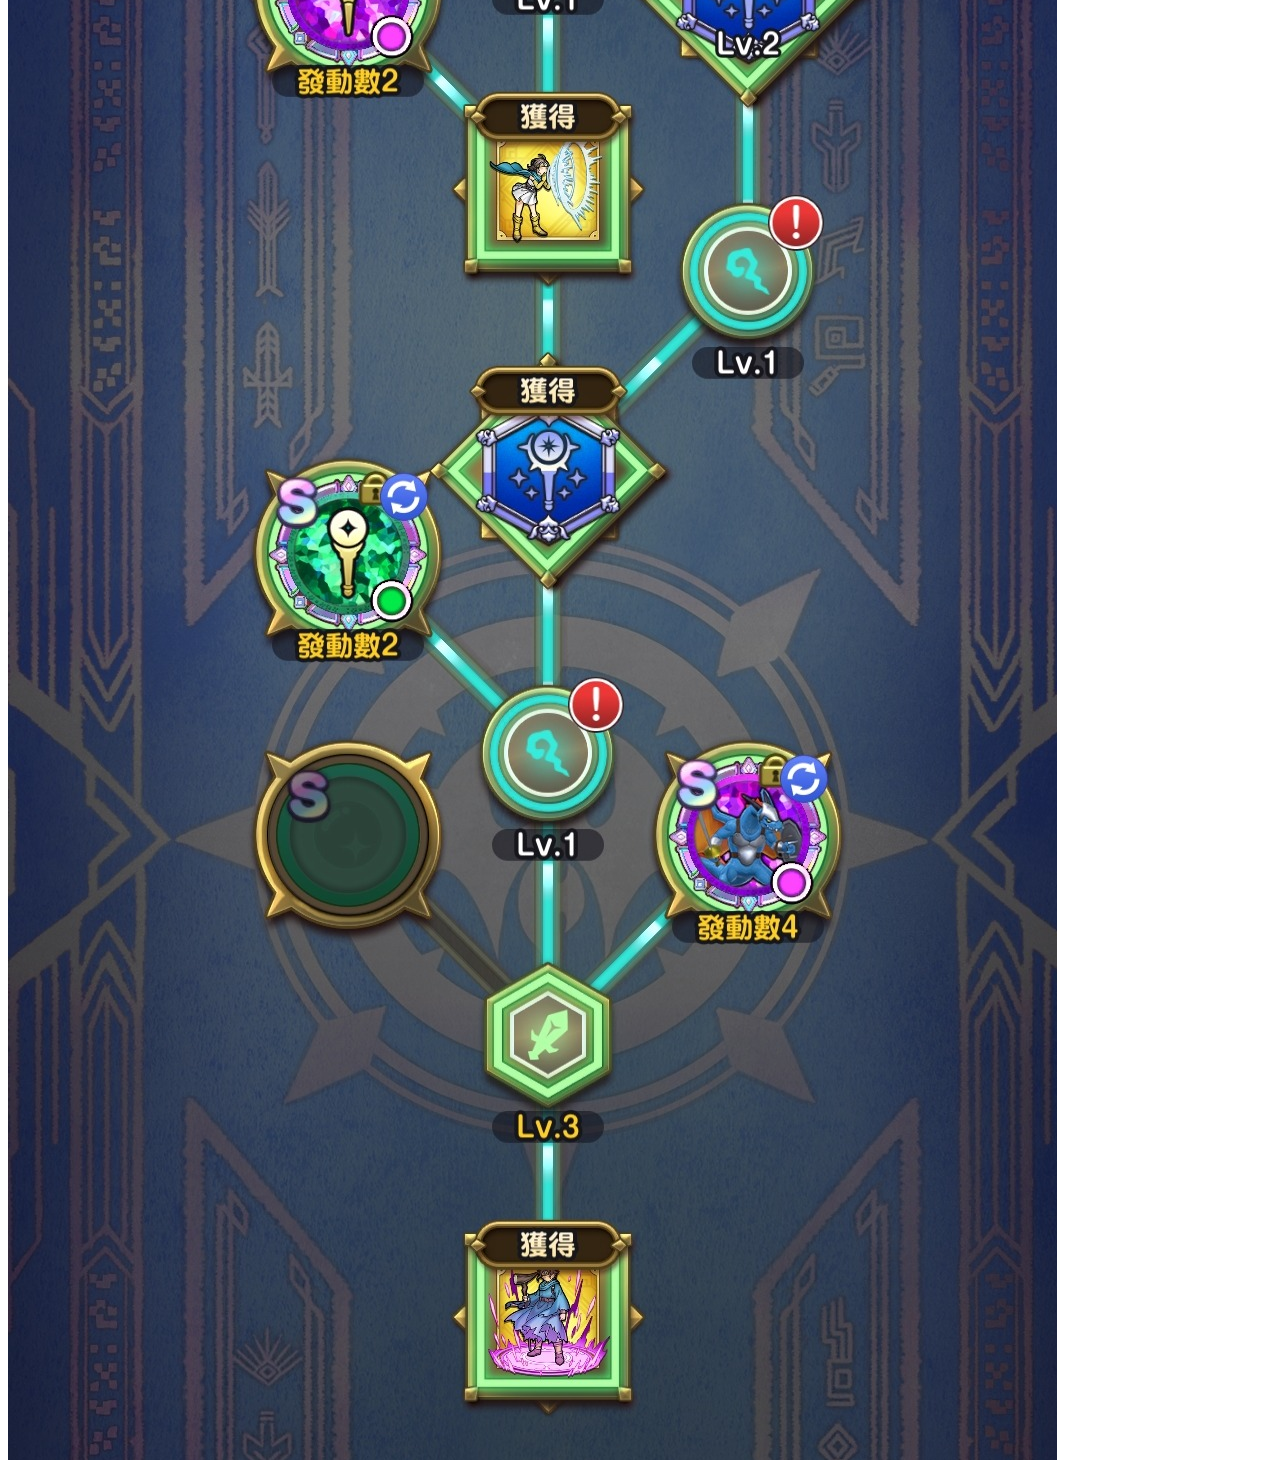
<file: 賢者-天賦樹.html>
<!DOCTYPE html><html lang="zh-TW"><meta charset="UTF-8"><title>Demo</title><link rel="icon" href="favicon.ico" sizes="any">
<style>#popup{display:none;position:fixed;left:50%;top:50%;transform:translate(-50%,-50%);background:#fff;border:1px solid #666;padding:20px}#overlay{display:none;position:fixed;inset:0;background:rgba(0,0,0,.4)}</style>
<body>
<div style="position:relative;display:inline-block;">

    <img src="images/賢者 Tree.png" usemap="#m">

    <div style="
        position:absolute;
        left:50px;
        top:50px;
        width:130px;
        height:90px;
        border:3px solid red;
        background:rgba(255,0,0,.25);
        pointer-events:none;
    "></div>

	<div style="
		position:absolute;
		left:475px;
		top:220px;
		width:120px;
		height:120px;
		border:3px solid blue;
		border-radius:50%;
		background:rgba(0,0,255,.25);
		pointer-events:none;
	"></div>

</div>

<map name="m">
<area shape="rect" coords="50,50,180,140" href="#" data-info="方形區域<br><p style='color:red'>1</p>" onclick="showInfo(event,this)">
<area shape="circle" coords="525,270,60" href="#" data-info="圓形區域" onclick="showInfo(event,this)">
</map>
<div id="overlay" onclick="closePopup()"></div><div id="popup"><div id="c"></div><button onclick="closePopup()">關閉</button></div>
<script>
function showInfo(e,a){e.preventDefault();c.innerHTML=a.dataset.info;overlay.style.display='block';popup.style.display='block';}
function closePopup(){overlay.style.display='none';popup.style.display='none';}
</script></body></html>
</file>
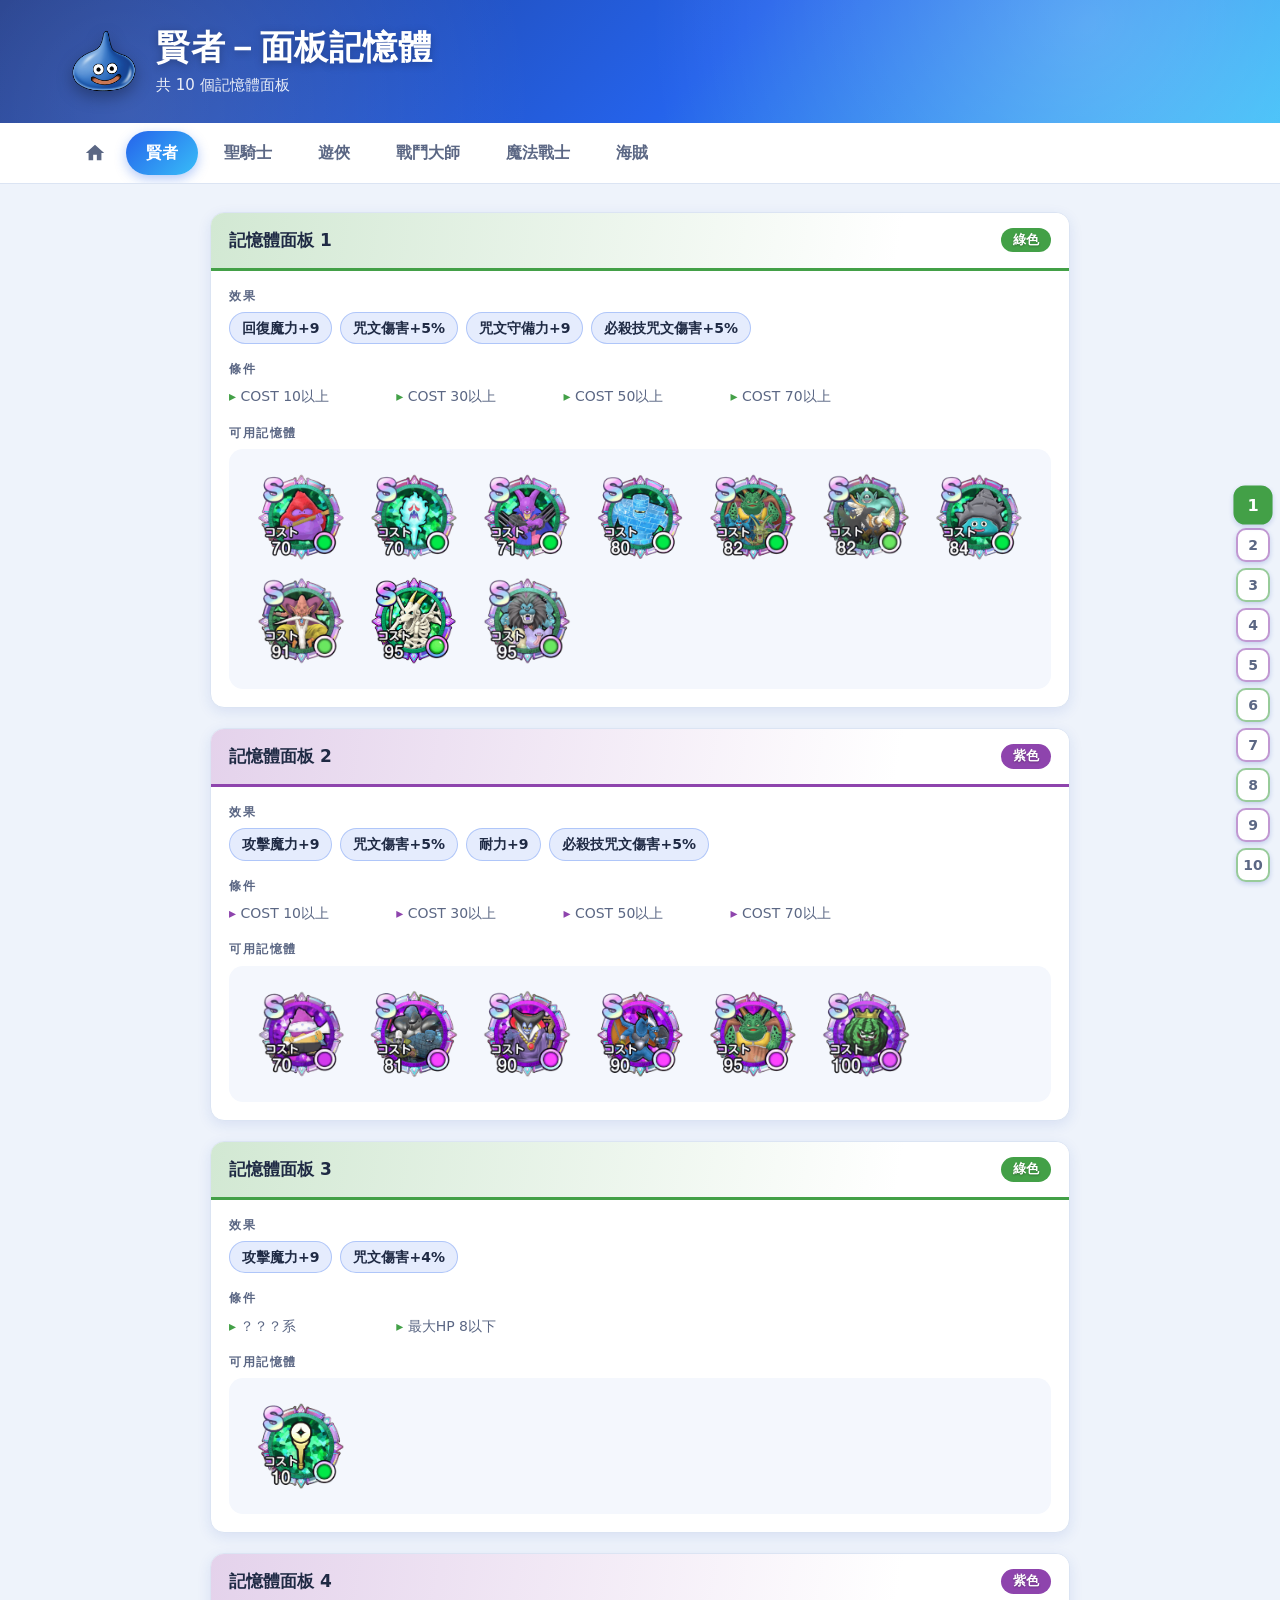
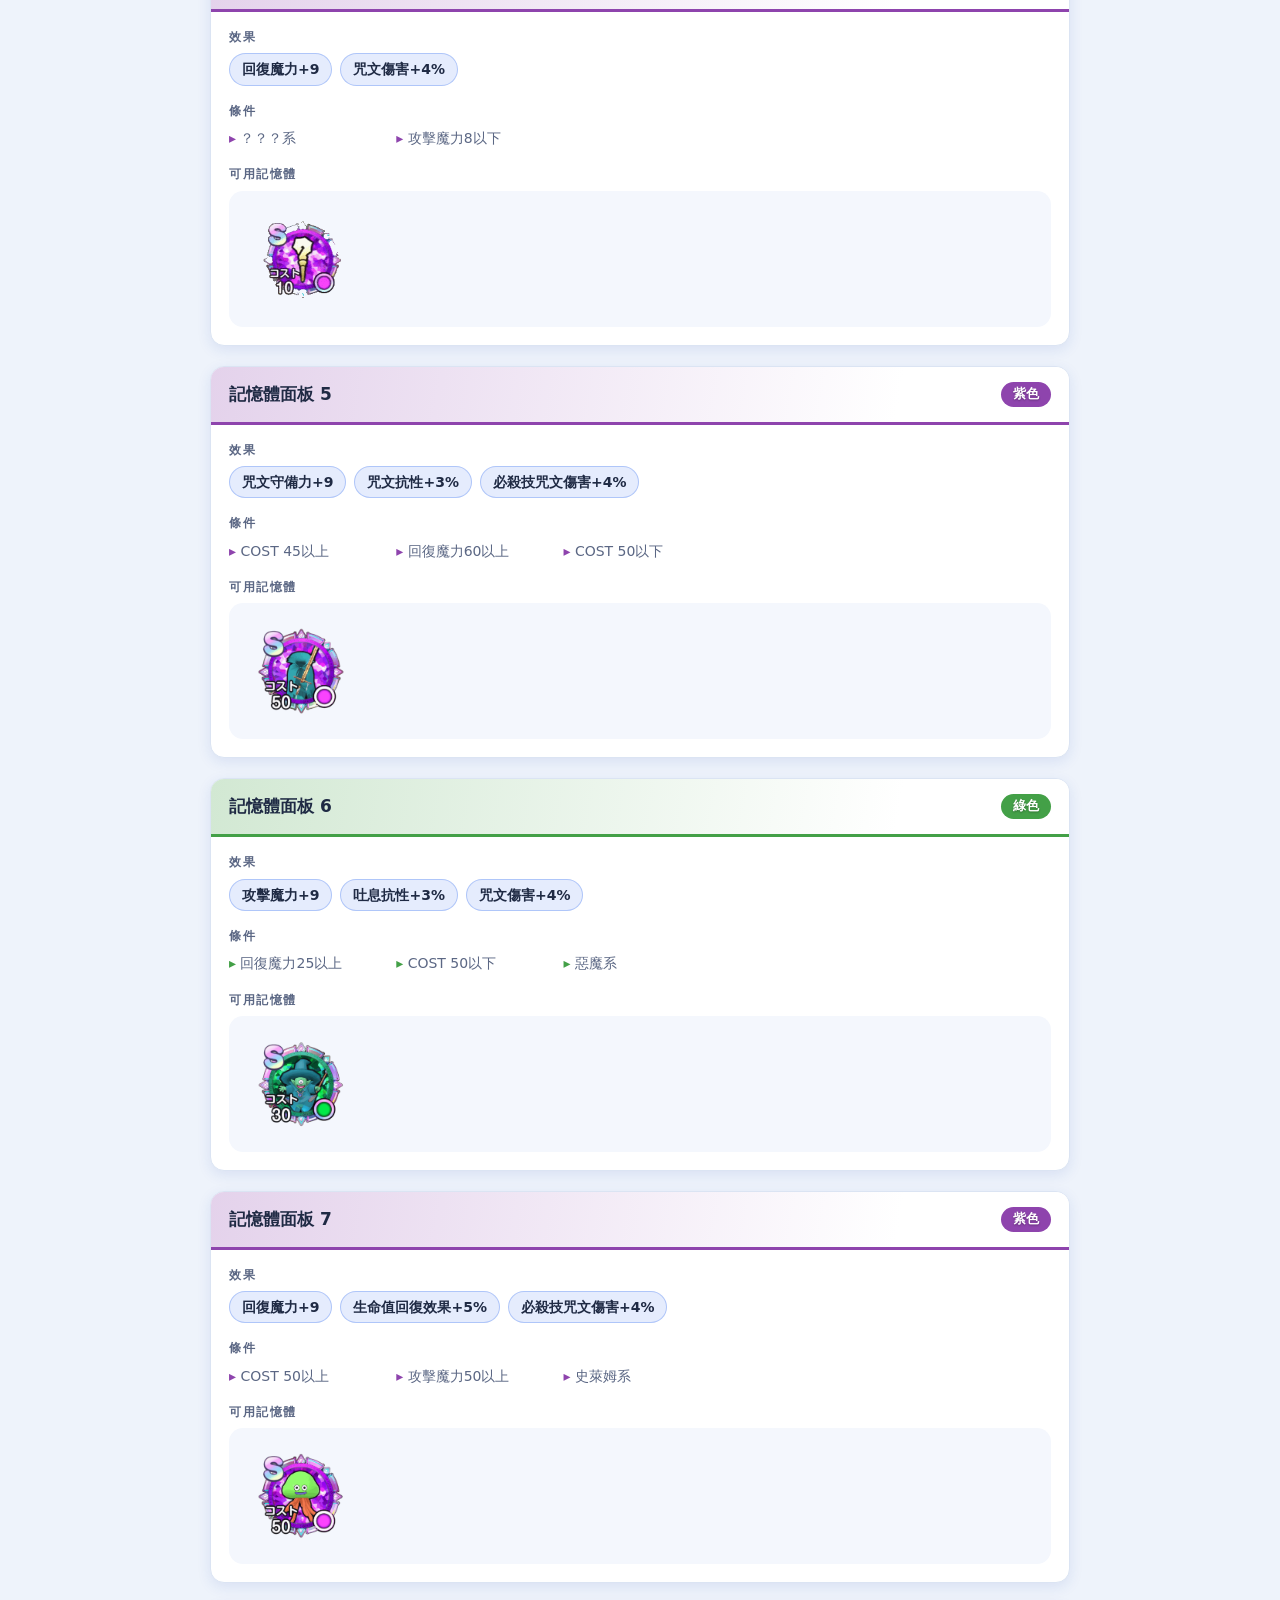
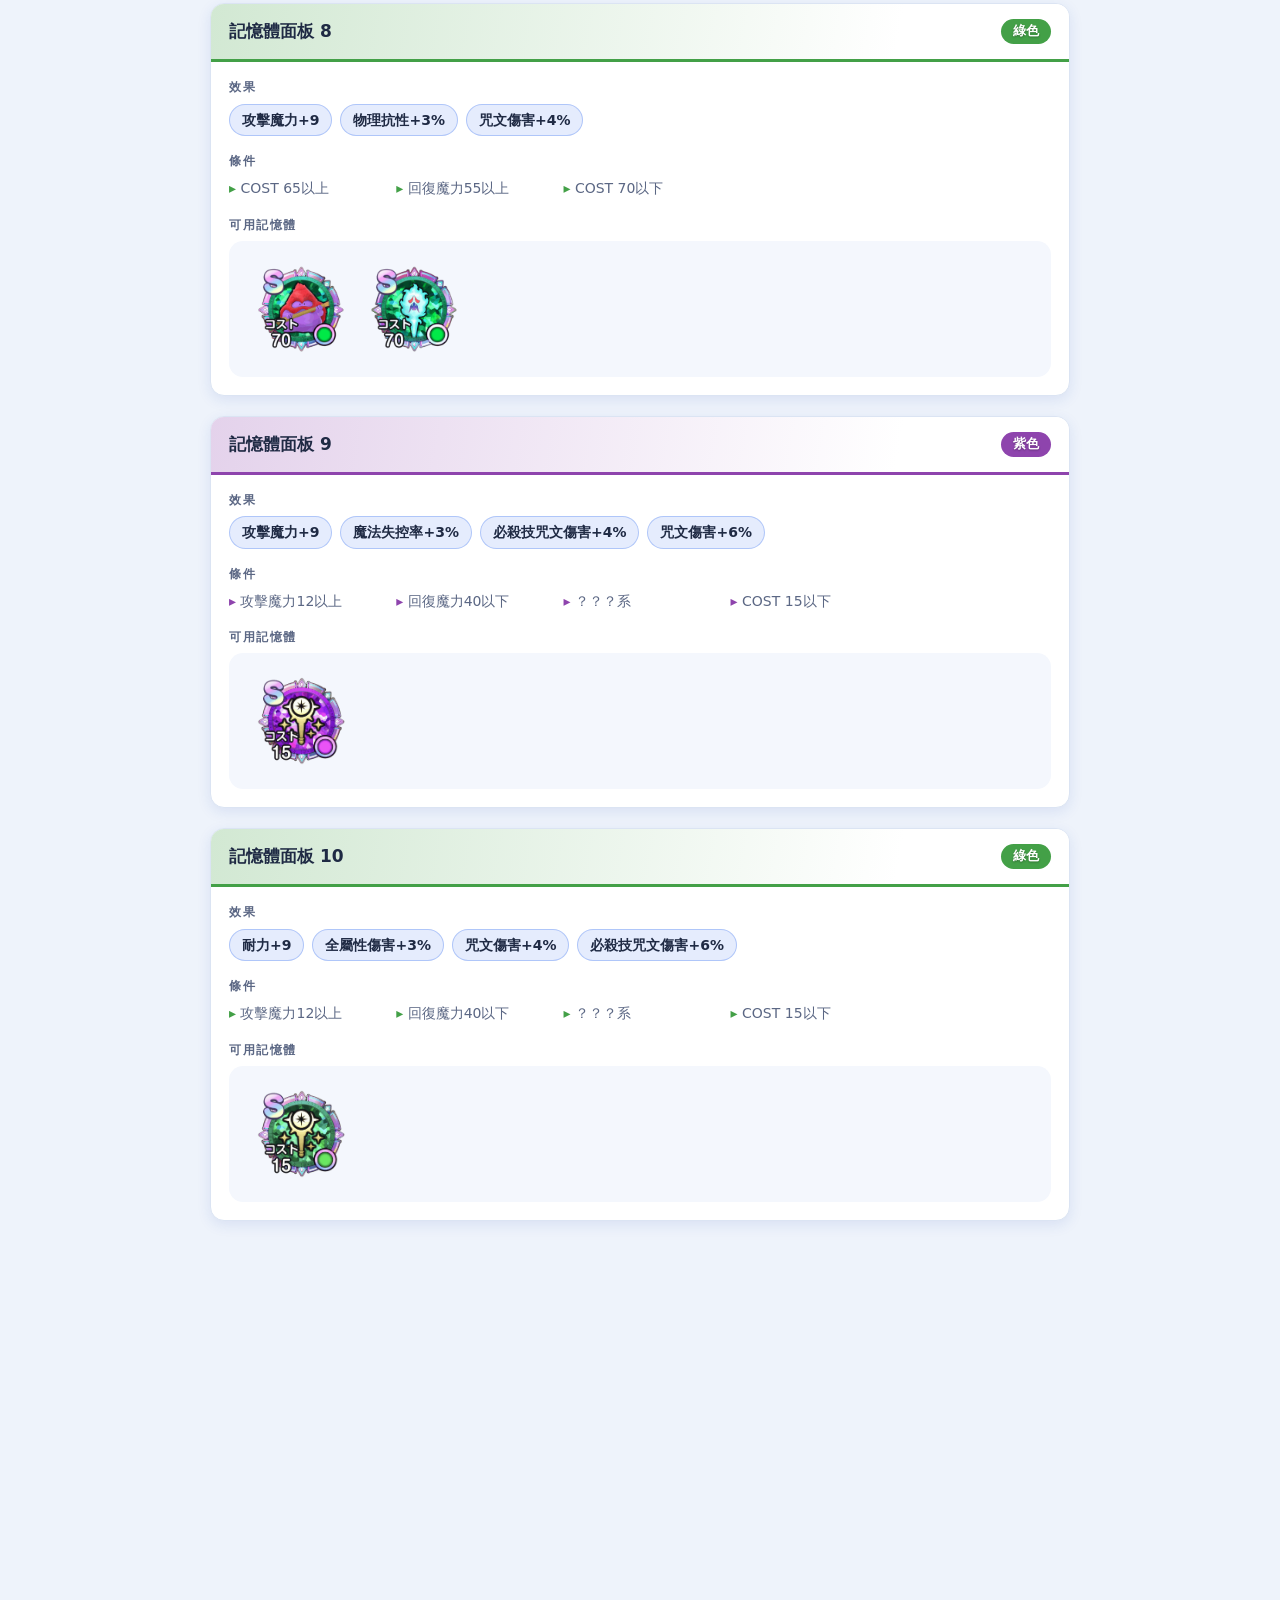
<file: 賢者.html>
<!DOCTYPE html>
<html lang="zh-TW">
<head>
<meta charset="UTF-8">
<meta name="viewport" content="width=device-width, initial-scale=1.0">
<meta name="robots" content="noindex">
<title>頁面已移動 - DQSG 面板記憶體</title>
<!-- 舊網址轉址:此頁面已整合進 index.html -->
<meta http-equiv="refresh" content="0; url=index.html#sage">
<script>location.replace("index.html#sage");</script>
</head>
<body>
<p>此頁面已移到新的位置,正在自動跳轉⋯⋯ 若沒有跳轉,請按 <a href="index.html#sage">這裡</a>。</p>
</body>
</html>
</file>
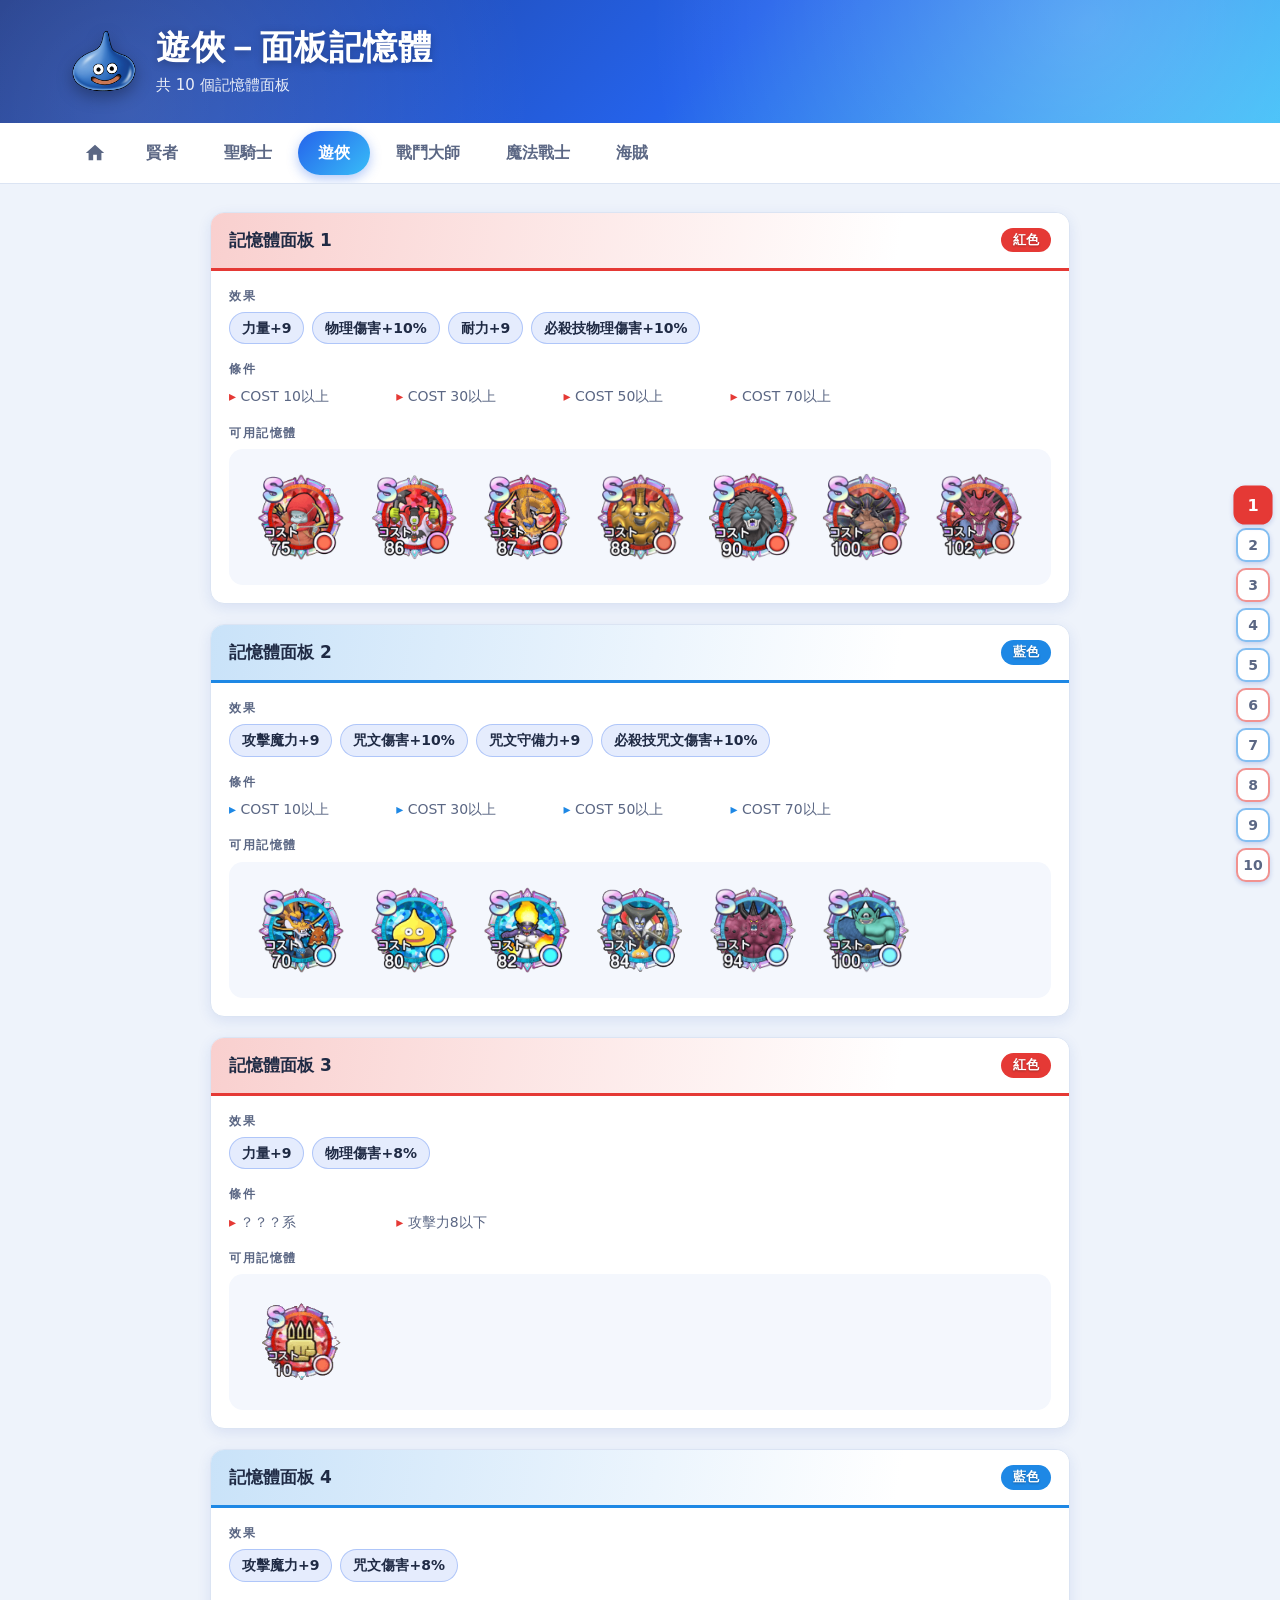
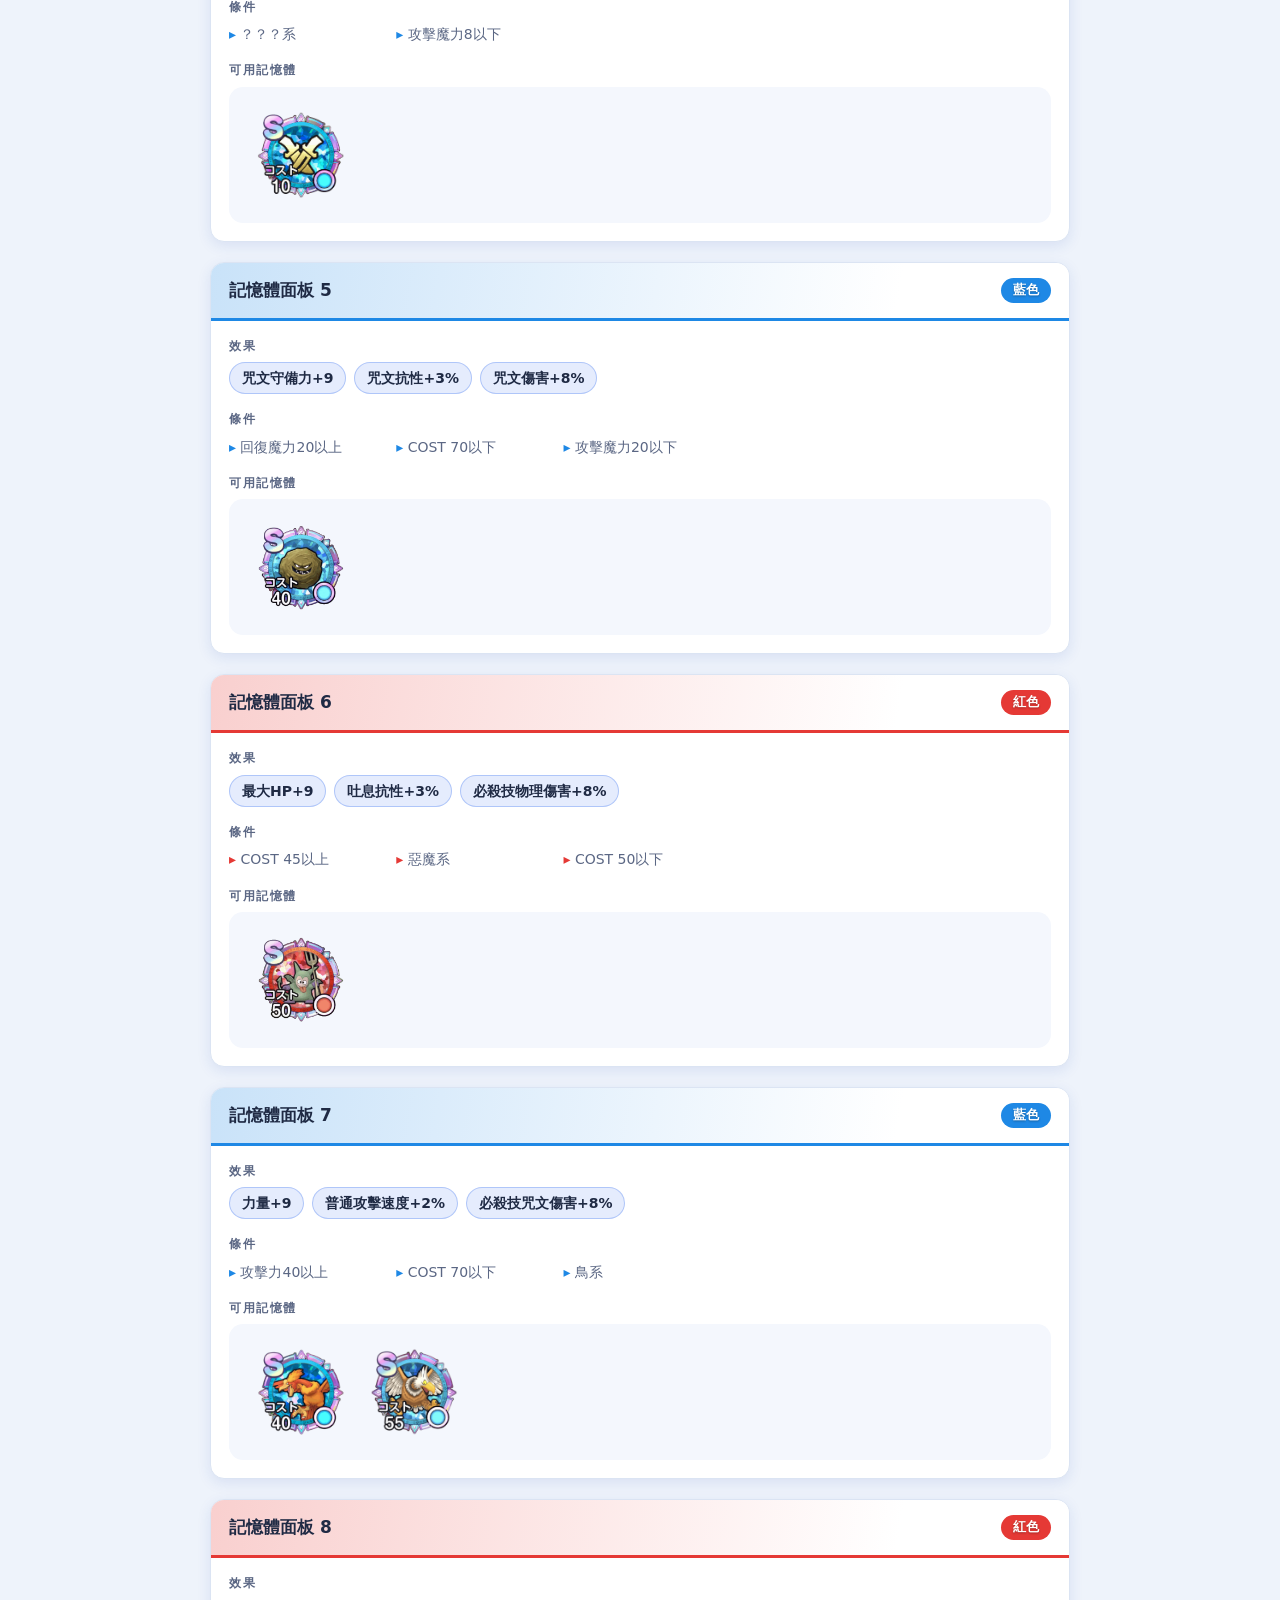
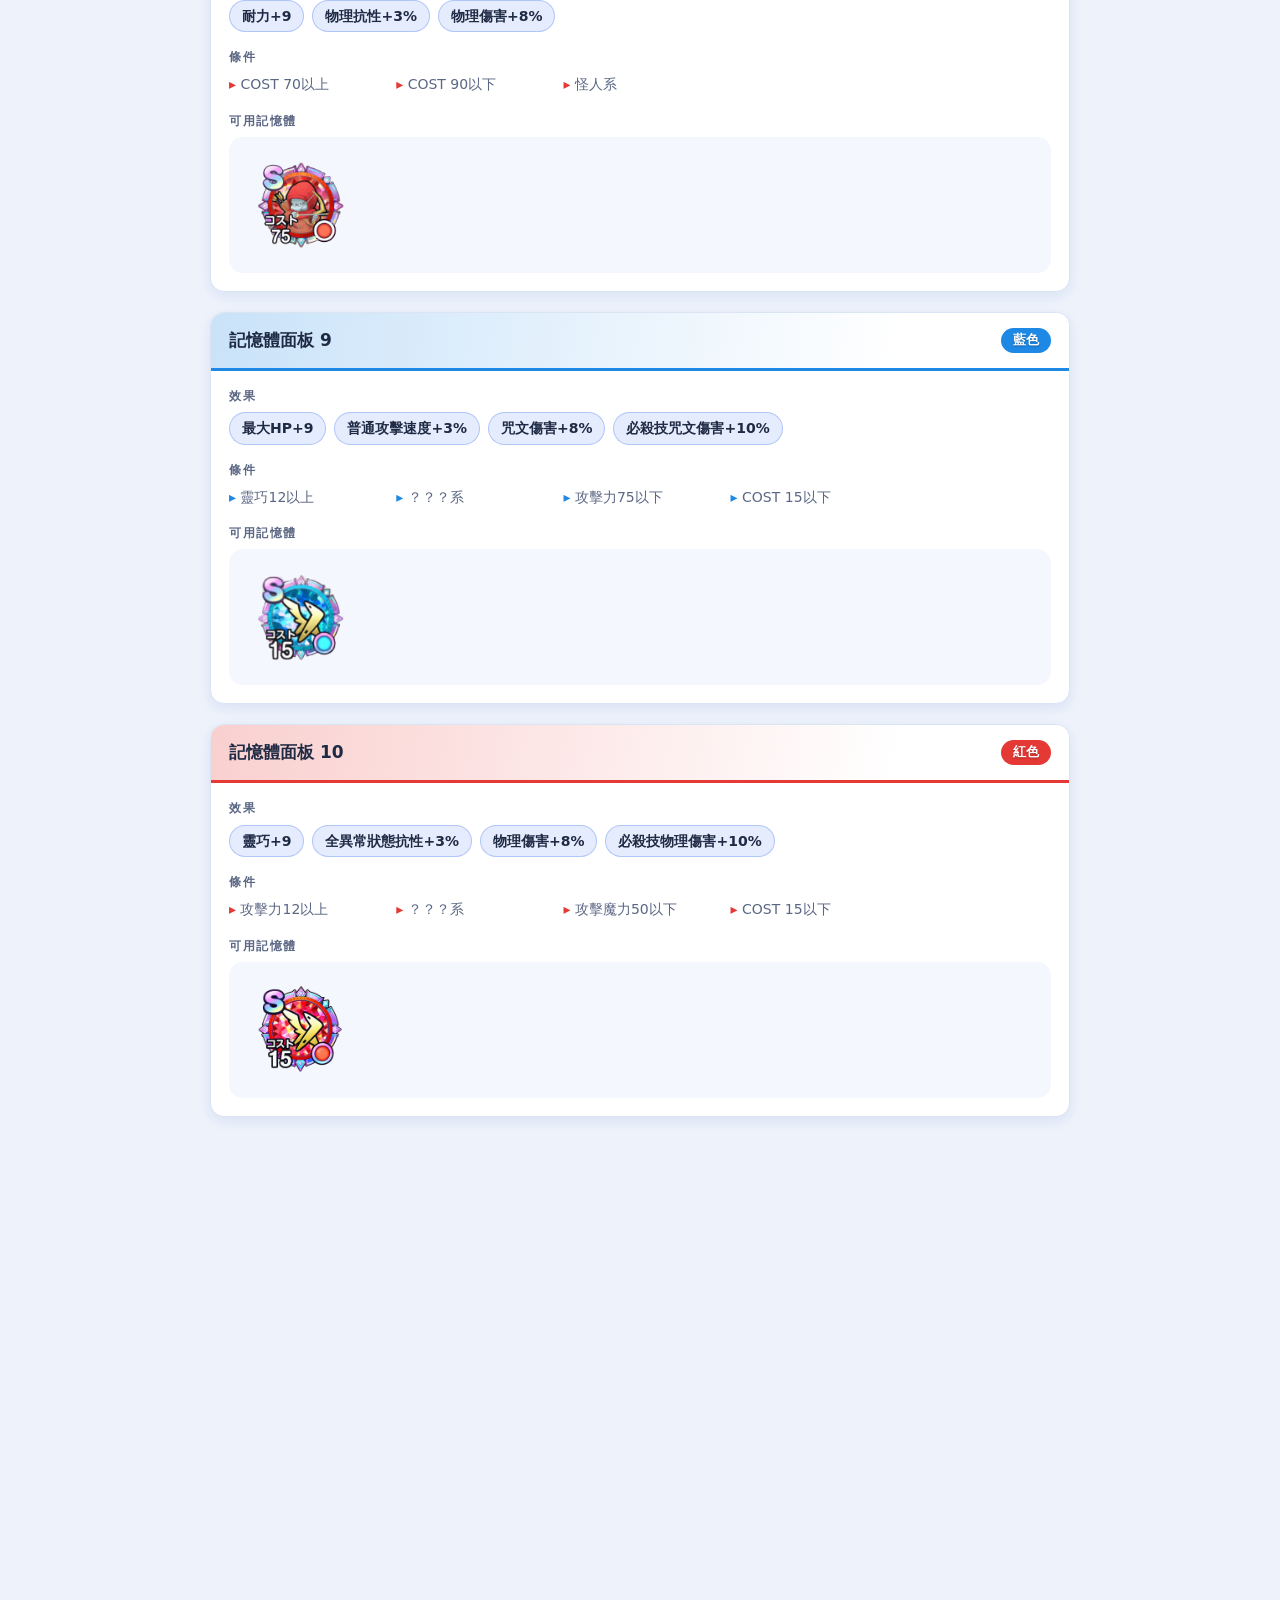
<file: 遊俠.html>
<!DOCTYPE html>
<html lang="zh-TW">
<head>
<meta charset="UTF-8">
<meta name="viewport" content="width=device-width, initial-scale=1.0">
<meta name="robots" content="noindex">
<title>頁面已移動 - DQSG 面板記憶體</title>
<!-- 舊網址轉址:此頁面已整合進 index.html -->
<meta http-equiv="refresh" content="0; url=index.html#ranger">
<script>location.replace("index.html#ranger");</script>
</head>
<body>
<p>此頁面已移到新的位置,正在自動跳轉⋯⋯ 若沒有跳轉,請按 <a href="index.html#ranger">這裡</a>。</p>
</body>
</html>
</file>
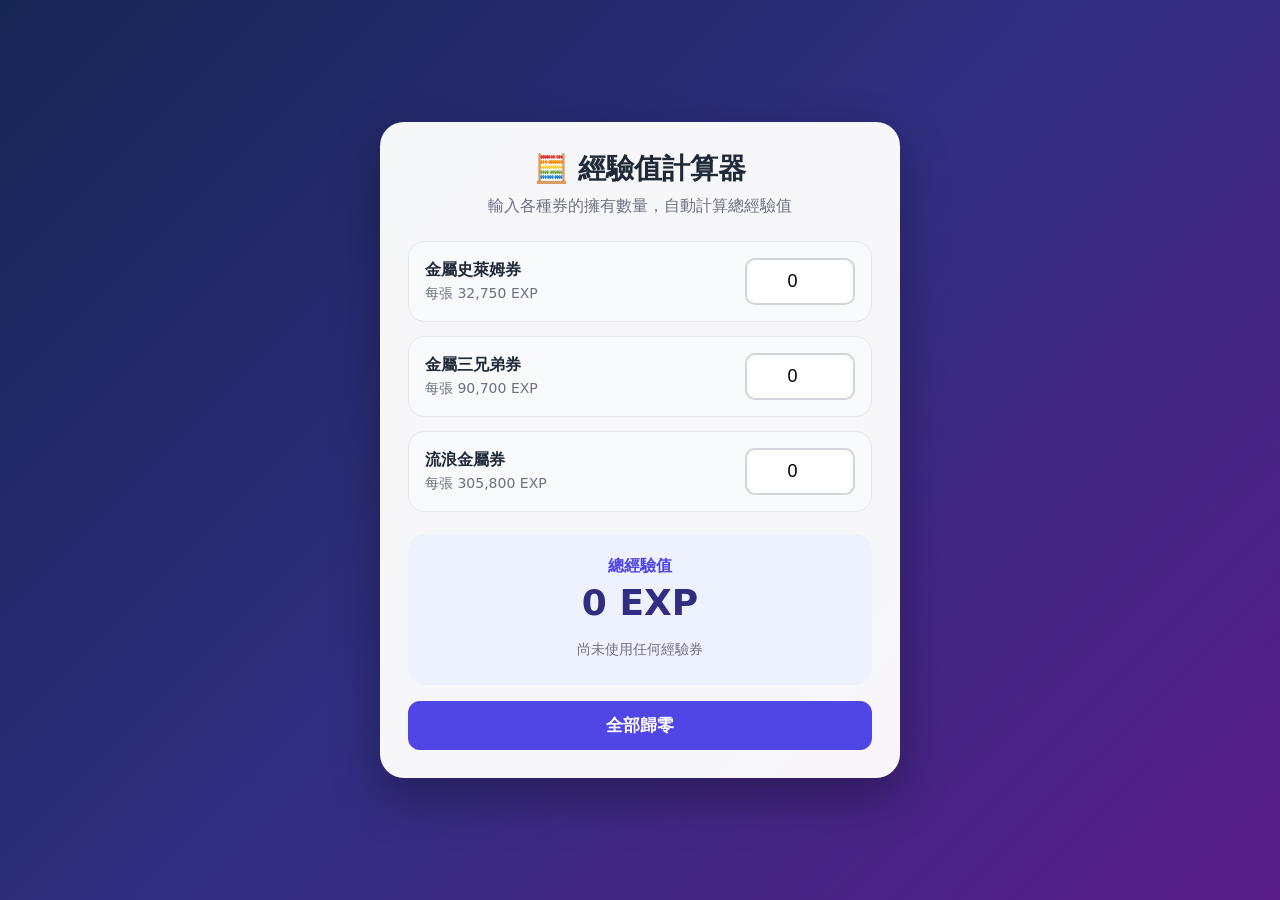
<file: 金屬卷經驗值計算器.html>
<!DOCTYPE html>
<html lang="zh-Hant">
<head>
<meta charset="UTF-8">
<meta name="viewport" content="width=device-width, initial-scale=1.0">
<title>經驗值計算器</title><link rel="icon" href="favicon.ico" sizes="any">
<style>
    * { box-sizing: border-box; }
    body {
        margin: 0;
        min-height: 100vh;
        display: flex;
        justify-content: center;
        align-items: center;
        padding: 20px;
        font-family: "Microsoft JhengHei", system-ui, sans-serif;
        background: linear-gradient(135deg, #172554, #312e81, #581c87);
        color: #1f2937;
    }
    .card {
        width: min(520px, 100%);
        background: rgba(255,255,255,.96);
        border-radius: 24px;
        padding: 28px;
        box-shadow: 0 20px 50px rgba(0,0,0,.3);
    }
    h1 {
        margin: 0 0 8px;
        text-align: center;
        font-size: 28px;
    }
    .subtitle {
        text-align: center;
        color: #6b7280;
        margin-bottom: 24px;
    }
    .item {
        display: grid;
        grid-template-columns: 1fr 110px;
        gap: 12px;
        align-items: center;
        margin: 14px 0;
        padding: 16px;
        border-radius: 16px;
        background: #f8fafc;
        border: 1px solid #e5e7eb;
    }
    .name { font-weight: 700; }
    .exp { color: #6b7280; font-size: 14px; margin-top: 4px; }
    input {
        width: 100%;
        padding: 11px 10px;
        font-size: 18px;
        text-align: center;
        border: 2px solid #d1d5db;
        border-radius: 10px;
        outline: none;
    }
    input:focus { border-color: #6366f1; }
    .result {
        margin-top: 22px;
        padding: 22px;
        text-align: center;
        border-radius: 18px;
        background: #eef2ff;
    }
    .label { color: #4f46e5; font-weight: 700; }
    .total {
        margin-top: 5px;
        font-size: 36px;
        font-weight: 800;
        color: #312e81;
    }
    button {
        width: 100%;
        margin-top: 16px;
        padding: 13px;
        border: 0;
        border-radius: 12px;
        background: #4f46e5;
        color: white;
        font-size: 17px;
        font-weight: 700;
        cursor: pointer;
    }
    button:hover { background: #4338ca; }
    .detail {
        margin-top: 14px;
        color: #6b7280;
        font-size: 14px;
        line-height: 1.8;
    }
</style>
</head>
<body>

<div class="card">
    <h1>🧮 經驗值計算器</h1>
    <div class="subtitle">輸入各種券的擁有數量，自動計算總經驗值</div>

    <div class="item">
        <div>
            <div class="name">金屬史萊姆券</div>
            <div class="exp">每張 32,750 EXP</div>
        </div>
        <input id="slime" type="number" min="0" step="1" value="0" oninput="calculate()">
    </div>

    <div class="item">
        <div>
            <div class="name">金屬三兄弟券</div>
            <div class="exp">每張 90,700 EXP</div>
        </div>
        <input id="brothers" type="number" min="0" step="1" value="0" oninput="calculate()">
    </div>

    <div class="item">
        <div>
            <div class="name">流浪金屬券</div>
            <div class="exp">每張 305,800 EXP</div>
        </div>
        <input id="wanderer" type="number" min="0" step="1" value="0" oninput="calculate()">
    </div>

    <div class="result">
        <div class="label">總經驗值</div>
        <div class="total" id="total">0 EXP</div>
        <div class="detail" id="detail">尚未使用任何經驗券</div>
    </div>

    <button onclick="resetCalculator()">全部歸零</button>
</div>

<script>
const EXP = {
    slime: 32750,
    brothers: 90700,
    wanderer: 305800
};

function getCount(id) {
    const value = Number(document.getElementById(id).value);
    return Number.isFinite(value) && value > 0 ? Math.floor(value) : 0;
}

function formatNumber(value) {
    return value.toLocaleString("zh-TW");
}

function calculate() {
    const slime = getCount("slime");
    const brothers = getCount("brothers");
    const wanderer = getCount("wanderer");

    const slimeExp = slime * EXP.slime;
    const brothersExp = brothers * EXP.brothers;
    const wandererExp = wanderer * EXP.wanderer;
    const total = slimeExp + brothersExp + wandererExp;

    document.getElementById("total").textContent =
        formatNumber(total) + " EXP";

    if (total === 0) {
        document.getElementById("detail").textContent =
            "尚未使用任何經驗券";
        return;
    }

    document.getElementById("detail").innerHTML =
        `金屬史萊姆：${formatNumber(slimeExp)} EXP<br>` +
        `金屬三兄弟：${formatNumber(brothersExp)} EXP<br>` +
        `流浪金屬：${formatNumber(wandererExp)} EXP`;
}

function resetCalculator() {
    document.getElementById("slime").value = 0;
    document.getElementById("brothers").value = 0;
    document.getElementById("wanderer").value = 0;
    calculate();
}

calculate();
</script>

</body>
</html>
</file>
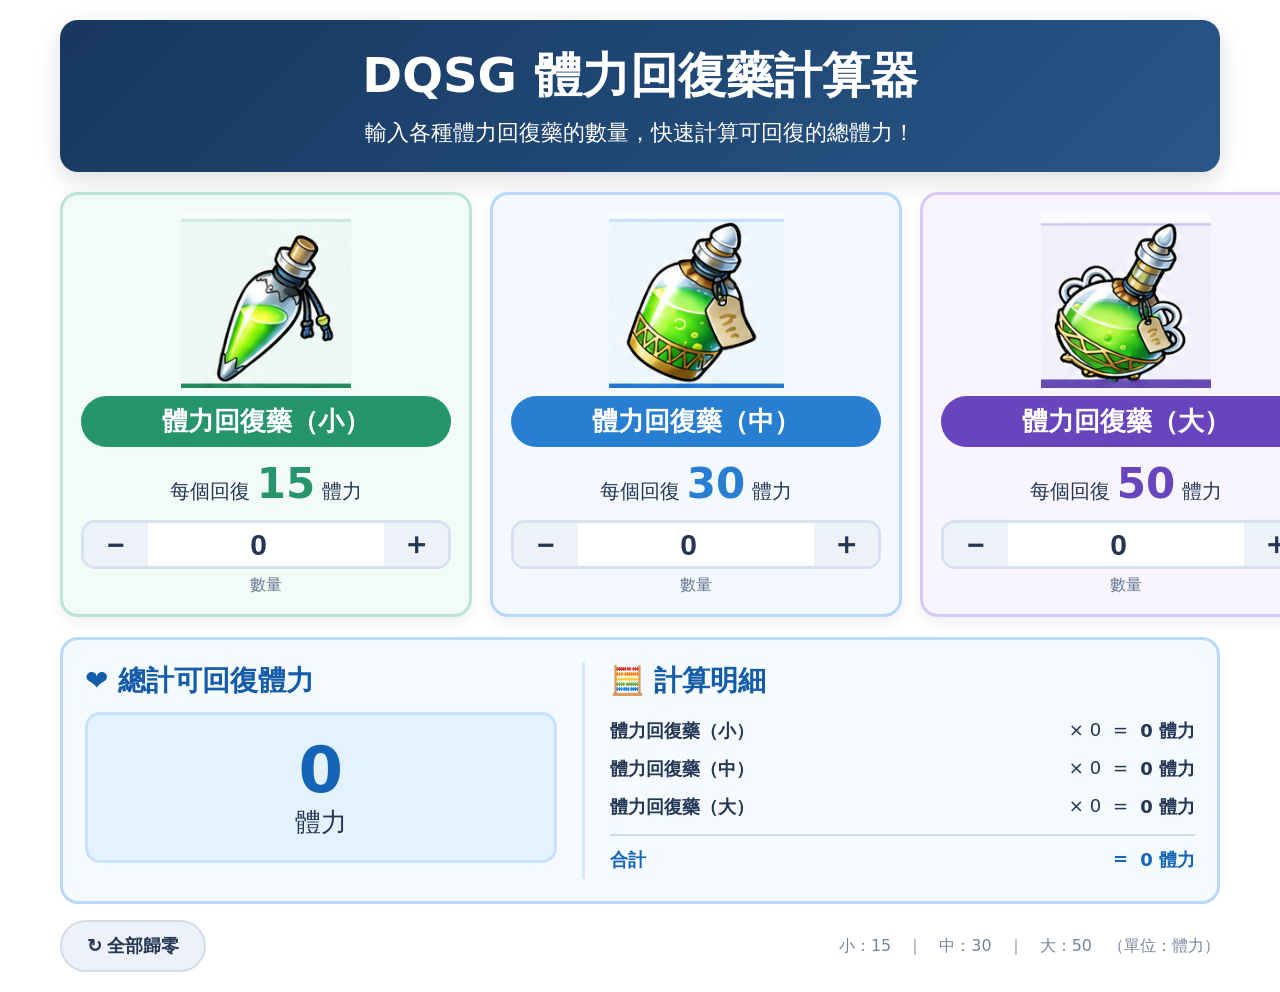
<file: 體力回復藥計算器.html>
<!doctype html>
<html lang="zh-Hant">
<head>
<meta charset="utf-8">
<meta name="viewport" content="width=device-width,initial-scale=1">
<title>DQSG 體力回復藥計算器</title><link rel="icon" href="favicon.ico" sizes="any">
<style>
*{box-sizing:border-box}
body{margin:0;font-family:"Microsoft JhengHei",system-ui,sans-serif;background:#fff;color:#243653}
.wrap{max-width:1200px;margin:auto;padding:20px}
.hero{background:linear-gradient(135deg,#17375f,#285788);color:#fff;border-radius:18px;padding:24px;text-align:center;box-shadow:0 8px 24px #0002}
.hero h1{margin:0;font-size:clamp(28px,5vw,48px)}
.hero p{margin:10px 0 0;font-size:clamp(15px,2.5vw,22px)}
.cards{display:grid;grid-template-columns:repeat(3,1fr);gap:18px;margin-top:20px}
.card{border:3px solid;border-radius:18px;padding:18px;text-align:center;background:#f7fbff;box-shadow:0 5px 15px #0001}
.small{border-color:#bce5d3;background:#f2fbf7} .medium{border-color:#b9d9f8;background:#f3f9ff} .large{border-color:#d5c9f5;background:#f8f5ff}
.potion{height:175px;display:flex;align-items:center;justify-content:center}
.potion img{width:100%;height:175px;object-fit:contain}
.card h2{margin:8px 0;color:#fff;border-radius:30px;padding:8px;font-size:clamp(18px,2.4vw,26px)}
.small h2{background:#27956b} .medium h2{background:#287ed0} .large h2{background:#6945bd}
.restore{font-size:20px;margin:12px 0} .restore b{font-size:42px}
.small .restore b{color:#27956b} .medium .restore b{color:#287ed0} .large .restore b{color:#6945bd}
.qty{display:flex;border:3px solid #d8e1ef;border-radius:14px;background:#fff;overflow:hidden;margin:12px auto 6px;max-width:370px}
.qty button{width:64px;border:0;background:#edf2f8;font-size:30px;font-weight:bold;color:#243653;cursor:pointer}
.qty input{min-width:0;flex:1;border:0;text-align:center;font-size:30px;font-weight:bold;color:#243653;outline:0}
.label{font-size:16px;color:#657590}
.result{margin-top:20px;border:3px solid #b9d9f8;border-radius:18px;padding:22px;background:#f5faff;display:grid;grid-template-columns:1fr 1.3fr;gap:25px}
.result h2{margin:0 0 12px;font-size:28px;color:#145ca8}
.total{background:#e4f2ff;border:3px solid #c7e2ff;border-radius:15px;padding:20px;text-align:center;font-size:26px}
.total b{display:block;font-size:64px;line-height:1.1;color:#1464b8}
.detail{border-left:3px solid #d7e8f8;padding-left:25px}
.row{display:grid;grid-template-columns:1fr auto auto auto;gap:12px;padding:7px 0;font-size:18px}
.row b{font-weight:800}
.sum{border-top:2px solid #c8dced;margin-top:8px;padding-top:12px;font-weight:900;color:#1464b8}
.bottom{display:flex;justify-content:space-between;align-items:center;margin-top:16px;gap:15px}
.reset{border:2px solid #d3ddea;background:#edf2f8;border-radius:30px;padding:12px 25px;font-size:18px;font-weight:bold;color:#243653;cursor:pointer}
.note{color:#75849d}
@media(max-width:760px){
 .wrap{padding:12px}
 .cards{grid-template-columns:1fr;gap:12px}
 .card{display:grid;grid-template-columns:120px 1fr;align-items:center;text-align:left;padding:12px}
 .potion{grid-row:1/5;height:155px}
 .potion img{width:120px;height:155px}
 .card h2{margin:0;text-align:center}
 .restore{text-align:center;margin:5px 0}
 .qty{margin:5px 0;max-width:none}
 .label{text-align:center}
 .result{grid-template-columns:1fr;gap:15px;padding:15px}
 .detail{border-left:0;border-top:3px solid #d7e8f8;padding:15px 0 0}
 .row{font-size:15px;grid-template-columns:1fr auto auto auto;gap:5px}
 .bottom{flex-direction:column;align-items:stretch;text-align:center}
}
@media(max-width:430px){
 .card{grid-template-columns:95px 1fr}
 .potion img{width:95px}
 .hero{padding:18px 10px}
 .hero p{font-size:14px}
 .total b{font-size:50px}
}
</style>
</head>
<body>
<div class="wrap">
<header class="hero">
<h1>DQSG 體力回復藥計算器</h1>
<p>輸入各種體力回復藥的數量，快速計算可回復的總體力！</p>
</header>

<section class="cards">
  <article class="card small">
    <div class="potion"><img src="[data-uri]" alt="體力回復藥（小）"></div>
    <h2>體力回復藥（小）</h2>
    <div class="restore">每個回復 <b>15</b> 體力</div>
    <div class="qty"><button onclick="change('small',-1)">−</button><input id="small" type="number" min="0" value="0"><button onclick="change('small',1)">＋</button></div>
    <div class="label">數量</div>
  </article>

  <article class="card medium">
    <div class="potion"><img src="[data-uri]" alt="體力回復藥（中）"></div>
    <h2>體力回復藥（中）</h2>
    <div class="restore">每個回復 <b>30</b> 體力</div>
    <div class="qty"><button onclick="change('medium',-1)">−</button><input id="medium" type="number" min="0" value="0"><button onclick="change('medium',1)">＋</button></div>
    <div class="label">數量</div>
  </article>

  <article class="card large">
    <div class="potion"><img src="[data-uri]" alt="體力回復藥（大）"></div>
    <h2>體力回復藥（大）</h2>
    <div class="restore">每個回復 <b>50</b> 體力</div>
    <div class="qty"><button onclick="change('large',-1)">−</button><input id="large" type="number" min="0" value="0"><button onclick="change('large',1)">＋</button></div>
    <div class="label">數量</div>
  </article>
</section>

<section class="result">
<div>
<h2>❤️ 總計可回復體力</h2>
<div class="total"><b id="total">0</b> 體力</div>
</div>
<div class="detail">
<h2>🧮 計算明細</h2>
<div class="row"><b>體力回復藥（小）</b><span>× <span id="s">0</span></span><span>=</span><b><span id="st">0</span> 體力</b></div>
<div class="row"><b>體力回復藥（中）</b><span>× <span id="m">0</span></span><span>=</span><b><span id="mt">0</span> 體力</b></div>
<div class="row"><b>體力回復藥（大）</b><span>× <span id="l">0</span></span><span>=</span><b><span id="lt">0</span> 體力</b></div>
<div class="row sum"><span>合計</span><span></span><span>=</span><b><span id="sum">0</span> 體力</b></div>
</div>
</section>

<div class="bottom">
<button class="reset" onclick="resetAll()">↻ 全部歸零</button>
<div class="note">小：15　｜　中：30　｜　大：50　（單位：體力）</div>
</div>
</div>
<script>
function get(id){let n=parseInt(document.getElementById(id).value,10);return Number.isFinite(n)&&n>0?n:0}
function change(id,d){let el=document.getElementById(id);el.value=Math.max(0,get(id)+d);calc()}
function calc(){
 const s=get('small'),m=get('medium'),l=get('large'),st=s*15,mt=m*30,lt=l*50,total=st+mt+lt;
 document.getElementById('s').textContent=s;document.getElementById('m').textContent=m;document.getElementById('l').textContent=l;
 document.getElementById('st').textContent=st.toLocaleString();document.getElementById('mt').textContent=mt.toLocaleString();document.getElementById('lt').textContent=lt.toLocaleString();
 document.getElementById('total').textContent=total.toLocaleString();document.getElementById('sum').textContent=total.toLocaleString();
}
function resetAll(){['small','medium','large'].forEach(id=>document.getElementById(id).value=0);calc()}
document.querySelectorAll('input').forEach(x=>x.addEventListener('input',calc));calc();
</script>
</body>
</html>
</file>
<file: style.css>
/* style.css — DQSG 面板記憶體
 * 手機優先:基礎樣式即為手機版,較寬的螢幕再用 min-width 往上加強。
 */

/* 色彩 token 用 light-dark() 同時定義淺色與深色,
 * 由 color-scheme 決定採用哪一組:預設跟隨系統,
 * 使用者手動切換時由 <html data-theme> 覆寫。 */
:root {
	color-scheme: light dark;

	--bg: light-dark(#eef3fb, #0e1424);
	--bg-accent: radial-gradient(900px 400px at 50% -160px, light-dark(#cfe2ff, #1b2c58) 0%, transparent 70%);
	--surface: light-dark(#ffffff, #172038);
	--surface-2: light-dark(#f4f7fd, #1d2848);
	--text: light-dark(#1f2a44, #e6ecff);
	--text-soft: light-dark(#5b6784, #98a6c9);
	--border: light-dark(#dbe4f3, #2a3a64);
	--brand: light-dark(#2563eb, #60a5fa);
	--brand-2: #38bdf8;
	--shadow: 0 4px 14px light-dark(rgba(30, 64, 175, .10), rgba(0, 0, 0, .35));
	--shadow-hover: 0 12px 28px light-dark(rgba(30, 64, 175, .20), rgba(0, 0, 0, .55));
	--radius: 14px;
	--gutter: 12px;
	--tap: 44px; /* 最小觸控高度 */

	--c-green: #43a047;
	--c-purple: #8e44ad;
	--c-yellow: #f1c40f;
	--c-blue: #1e88e5;
	--c-red: #e53935;
}

:root[data-theme="light"] { color-scheme: light; }
:root[data-theme="dark"] { color-scheme: dark; }

* { box-sizing: border-box; }

html {
	-webkit-text-size-adjust: 100%;
}

body {
	margin: 0;
	min-height: 100vh;
	background: var(--bg-accent), var(--bg);
	background-repeat: no-repeat;
	color: var(--text);
	font-family: "Microsoft JhengHei", "Noto Sans TC", "PingFang TC", system-ui, sans-serif;
	font-size: 16px;
	line-height: 1.6;
	-webkit-tap-highlight-color: transparent;
}

[hidden] { display: none !important; }

/* 左右留白,並避開瀏覽器瀏海/圓角(safe area) */
.wrap {
	max-width: 1180px;
	margin: 0 auto;
	padding-left: max(var(--gutter), env(safe-area-inset-left));
	padding-right: max(var(--gutter), env(safe-area-inset-right));
}

/* ---------- Hero ---------- */
.hero {
	position: relative;
	overflow: hidden;
	padding: 16px 0;
	background: linear-gradient(135deg, #1e3a8a 0%, #2563eb 55%, #38bdf8 100%);
	color: #fff;
}

.hero::after {
	content: "";
	position: absolute;
	inset: 0;
	background:
		radial-gradient(circle at 85% 20%, rgba(255, 255, 255, .22), transparent 40%),
		radial-gradient(circle at 10% 90%, rgba(255, 255, 255, .12), transparent 35%);
	pointer-events: none;
}

.hero .wrap {
	position: relative;
	z-index: 1;
	display: flex;
	align-items: center;
	gap: 12px;
}

.hero-logo {
	width: 48px;
	height: 48px;
	flex: none;
	filter: drop-shadow(0 6px 8px rgba(0, 0, 0, .3));
	animation: bounce 2.4s ease-in-out infinite;
}

@keyframes bounce {
	0%, 100% { transform: translateY(0) scale(1, 1); }
	45% { transform: translateY(-6px) scale(.96, 1.05); }
	70% { transform: translateY(0) scale(1.05, .94); }
}

.hero h1 {
	margin: 0;
	font-size: 21px;
	line-height: 1.25;
	letter-spacing: .5px;
	text-shadow: 0 2px 8px rgba(0, 0, 0, .25);
}

.hero p {
	margin: 2px 0 0;
	opacity: .9;
	font-size: 13px;
}

/* 切換深色模式按鈕:放在內容區右上角的右側欄,尺寸與面板數字按鈕一致 */
main { position: relative; }

.theme-toggle {
	position: absolute;
	top: 14px; /* 與首頁區塊標題(h3)垂直置中對齊 */
	right: max(var(--gutter), env(safe-area-inset-right)); /* 對齊內容區右緣 */
	z-index: 5;
	display: grid;
	place-items: center;
	width: 34px;
	height: 34px;
	padding: 0;
	border: 2px solid color-mix(in srgb, var(--brand) 55%, var(--surface));
	border-radius: 10px;
	background: var(--surface);
	color: var(--brand);
	box-shadow: 0 2px 5px light-dark(rgba(30, 64, 175, .2), rgba(0, 0, 0, .4));
	cursor: pointer;
}

.theme-toggle:active { background: var(--surface-2); }

.theme-toggle:focus-visible {
	outline: 3px solid var(--brand);
	outline-offset: 2px;
}

/* 淺色顯示月亮(點了變深色),深色顯示太陽(點了變淺色) */
.theme-toggle .icon-sun { display: none; }
:root[data-theme="dark"] .theme-toggle .icon-moon { display: none; }
:root[data-theme="dark"] .theme-toggle .icon-sun { display: block; }

/* ---------- Nav(橫向可捲動的分頁列) ---------- */
.page-nav {
	background: var(--surface);
	border-bottom: 1px solid var(--border);
}

.page-nav .tabs {
	display: flex;
	gap: 6px;
	max-width: 1180px;
	margin: 0 auto;
	padding: 8px max(var(--gutter), env(safe-area-inset-right)) 8px max(var(--gutter), env(safe-area-inset-left));
	overflow-x: auto;
	scroll-snap-type: x proximity;
	scrollbar-width: none;
	-webkit-overflow-scrolling: touch;
}

.page-nav .tabs::-webkit-scrollbar { display: none; }

.page-nav a {
	flex: none;
	display: inline-flex;
	align-items: center;
	min-height: var(--tap);
	padding: 0 16px;
	border-radius: 999px;
	color: var(--text-soft);
	font-weight: 700;
	font-size: 15px;
	text-decoration: none;
	white-space: nowrap;
	scroll-snap-align: center;
}

.page-nav a:active { background: var(--surface-2); }

/* 首頁頁籤:只有圖示 */
.page-nav a.nav-home {
	justify-content: center;
	padding: 0 14px;
}

.page-nav a.active {
	background: linear-gradient(135deg, var(--brand), var(--brand-2));
	color: #fff;
	box-shadow: 0 4px 12px rgba(37, 99, 235, .35);
}

/* ---------- Main ---------- */
main { padding: 16px 0 calc(16px + env(safe-area-inset-bottom)); }

/* ---------- Home ---------- */
.home-section { margin-bottom: 24px; }

.home-section h3 {
	display: flex;
	align-items: center;
	gap: 10px;
	margin: 0 0 10px;
	font-size: 17px;
}

.home-section h3::before {
	content: "";
	width: 5px;
	height: 18px;
	border-radius: 3px;
	background: linear-gradient(var(--brand), var(--brand-2));
}

/* 手機:職業兩欄、工具單欄(整列都能點) */
.card-grid {
	display: grid;
	gap: 10px;
}

#class-cards { grid-template-columns: repeat(2, 1fr); }
#tool-cards { grid-template-columns: 1fr; }

.card-grid a {
	position: relative;
	display: flex;
	align-items: center;
	gap: 12px;
	min-height: 64px;
	padding: 12px 14px 12px 18px;
	background: var(--surface);
	border: 1px solid var(--border);
	border-radius: var(--radius);
	box-shadow: var(--shadow);
	color: var(--text);
	font-size: 15px;
	font-weight: 700;
	line-height: 1.35;
	text-decoration: none;
	overflow: hidden;
}

.card-grid a::before {
	content: "";
	position: absolute;
	left: 0;
	top: 0;
	bottom: 0;
	width: 5px;
	background: var(--accent, var(--brand));
}

.card-grid a:active { background: var(--surface-2); }

.card-icon {
	flex: none;
	width: 40px;
	height: 40px;
	display: grid;
	place-items: center;
	font-size: 22px;
	border-radius: 12px;
	background: color-mix(in srgb, var(--accent, var(--brand)) 16%, var(--surface));
}

.card-text small {
	display: block;
	font-weight: 400;
	color: var(--text-soft);
	font-size: 12px;
}

/* ---------- Panel cards ---------- */
.panel-grid {
	display: grid;
	grid-template-columns: 1fr;
	gap: 14px;
}

.panel-card {
	--accent: var(--brand);
	background: var(--surface);
	border: 1px solid var(--border);
	border-radius: var(--radius);
	box-shadow: var(--shadow);
	overflow: hidden;
}

.panel-card.c-green { --accent: var(--c-green); }
.panel-card.c-purple { --accent: var(--c-purple); }
.panel-card.c-yellow { --accent: var(--c-yellow); }
.panel-card.c-blue { --accent: var(--c-blue); }
.panel-card.c-red { --accent: var(--c-red); }

.panel-head {
	display: flex;
	align-items: center;
	justify-content: space-between;
	gap: 10px;
	padding: 12px 14px;
	background: linear-gradient(
		100deg,
		color-mix(in srgb, var(--accent) 24%, var(--surface)),
		var(--surface) 80%);
	border-bottom: 3px solid var(--accent);
}

.panel-name {
	font-weight: 800;
	font-size: 16px;
}

.color-badge {
	padding: 2px 12px;
	border-radius: 999px;
	background: var(--accent);
	color: #fff;
	font-size: 13px;
	font-weight: 700;
	text-shadow: 0 1px 2px rgba(0, 0, 0, .3);
}

.c-yellow .color-badge { color: #3b3200; text-shadow: none; }

.panel-body { padding: 12px 14px 14px; }

.label {
	margin: 0 0 6px;
	font-size: 12px;
	font-weight: 700;
	letter-spacing: 1.5px;
	color: var(--text-soft);
}

.chips {
	display: flex;
	flex-wrap: wrap;
	gap: 6px;
	margin: 0 0 14px;
	padding: 0;
	list-style: none;
}

.chips li {
	padding: 3px 10px;
	border-radius: 999px;
	background: color-mix(in srgb, var(--brand) 12%, var(--surface));
	border: 1px solid color-mix(in srgb, var(--brand) 28%, transparent);
	font-size: 14px;
	font-weight: 600;
}

.conds {
	display: grid;
	grid-template-columns: 1fr 1fr;
	gap: 4px 10px;
	margin: 0 0 14px;
	padding: 0;
	list-style: none;
	font-size: 14px;
	color: var(--text-soft);
}

.conds li::before {
	content: "▸ ";
	color: var(--accent);
}

/* 記憶體圖片:等分欄位,手機一列 4 張 */
.memory-list {
	display: grid;
	grid-template-columns: repeat(auto-fill, minmax(62px, 1fr));
	justify-items: center;
	gap: 8px;
	padding: 10px;
	background: var(--surface-2);
	border-radius: 12px;
}

.memory-list img {
	width: 100%;
	max-width: 100px;
	height: auto;
	/* 圖片都是正方形:預先保留尺寸,延遲載入時版面才不會位移 */
	aspect-ratio: 1 / 1;
	object-fit: contain;
	border-radius: 10px;
}

/* ---------- 側邊面板數字列 ---------- */
.panel-card { scroll-margin-top: 12px; }

/* 數字列固定在右側,面板區預留空間避免被蓋住 */
#panel-view { padding-right: 50px; }

.panel-rail {
	position: fixed;
	right: max(0px, env(safe-area-inset-right));
	bottom: max(10px, env(safe-area-inset-bottom));
	z-index: 20;
	display: flex;
	flex-direction: column;
	gap: 6px;
	max-height: calc(100vh - 20px);
	/* 內距要大於放大後的圓與陰影,否則會被 overflow 裁切 */
	padding: 8px 10px;
	overflow-y: auto;
	scrollbar-width: none;
}

.panel-rail::-webkit-scrollbar { display: none; }

.rail-btn {
	--accent: var(--brand);
	flex: none;
	width: 34px;
	height: 34px;
	padding: 0;
	border: 2px solid color-mix(in srgb, var(--accent) 55%, var(--surface));
	border-radius: 10px;
	background: var(--surface);
	color: var(--text-soft);
	font: inherit;
	font-size: 14px;
	font-weight: 800;
	line-height: 1;
	/* 陰影範圍要小於容器內距,避免被裁切 */
	box-shadow: 0 2px 5px rgba(30, 64, 175, .2);
	cursor: pointer;
	transition: background .15s, color .15s, transform .15s;
}

.rail-btn.c-green { --accent: var(--c-green); }
.rail-btn.c-purple { --accent: var(--c-purple); }
.rail-btn.c-yellow { --accent: var(--c-yellow); }
.rail-btn.c-blue { --accent: var(--c-blue); }
.rail-btn.c-red { --accent: var(--c-red); }

.rail-btn.active {
	background: var(--accent);
	border-color: var(--accent);
	color: #fff;
	transform: scale(1.15);
}

.rail-btn.c-yellow.active { color: #3b3200; }
.rail-btn:focus-visible {
	outline: 3px solid var(--brand);
	outline-offset: 2px;
}

@media (min-width: 1280px) {
	#panel-view { padding-right: 0; }
}
/* ---------- Misc ---------- */
.load-error {
	padding: 12px 14px;
	border-radius: 12px;
	background: #fdecea;
	color: #b71c1c;
	font-size: 14px;
	font-weight: 700;
}

/* ================= 平板以上(≥ 640px) ================= */
@media (min-width: 640px) {
	:root { --gutter: 20px; }

	.hero { padding: 26px 0; }
	.hero .wrap { gap: 18px; }
	.hero-logo { width: 68px; height: 68px; }
	.hero h1 { font-size: 34px; }
	.hero p { font-size: 15px; margin-top: 4px; }

	.page-nav a { padding: 0 20px; font-size: 16px; }

	main { padding: 28px 0 28px; }
	.theme-toggle { top: 26px; }

	.home-section { margin-bottom: 34px; }
	.home-section h3 { font-size: 18px; margin-bottom: 14px; }

	.card-grid { gap: 16px; }
	#class-cards,
	#tool-cards { grid-template-columns: repeat(auto-fill, minmax(230px, 1fr)); }

	.card-grid a { min-height: 76px; padding: 16px 18px 16px 22px; font-size: 16px; }
	.card-icon { width: 46px; height: 46px; font-size: 24px; }
	.card-text small { font-size: 13px; }

	/* 一列一欄;寬螢幕限制寬度並置中,避免卡片過寬而內容稀疏 */
	.panel-grid {
		grid-template-columns: 1fr;
		max-width: 860px;
		margin: 0 auto;
		gap: 20px;
	}

	.panel-head { padding: 14px 18px; }
	.panel-name { font-size: 17px; }
	.panel-body { padding: 16px 18px 18px; }

	.chips { gap: 8px; margin-bottom: 16px; }
	.chips li { padding: 4px 12px; }

	.conds { grid-template-columns: repeat(auto-fill, minmax(150px, 1fr)); gap: 6px 14px; margin-bottom: 16px; }

	.memory-list {
		grid-template-columns: repeat(auto-fill, minmax(88px, 1fr));
		gap: 16px;
		padding: 24px;
		border-radius: 14px;
	}
	.memory-list img { max-width: 88px; }
}

/* ================= 滑鼠裝置才有 hover 效果 ================= */
@media (hover: hover) {
	.page-nav a:not(.active):hover {
		background: var(--surface-2);
		color: var(--brand);
	}

	.card-grid a { transition: transform .2s, box-shadow .2s; }
	.card-grid a:hover {
		transform: translateY(-4px);
		box-shadow: var(--shadow-hover);
	}

	.memory-list img { transition: transform .2s; }
	.memory-list img:hover {
		transform: scale(1.12);
		position: relative;
		z-index: 1;
	}
}

@media (prefers-reduced-motion: reduce) {
	* { animation: none !important; transition: none !important; }
}
</file>
